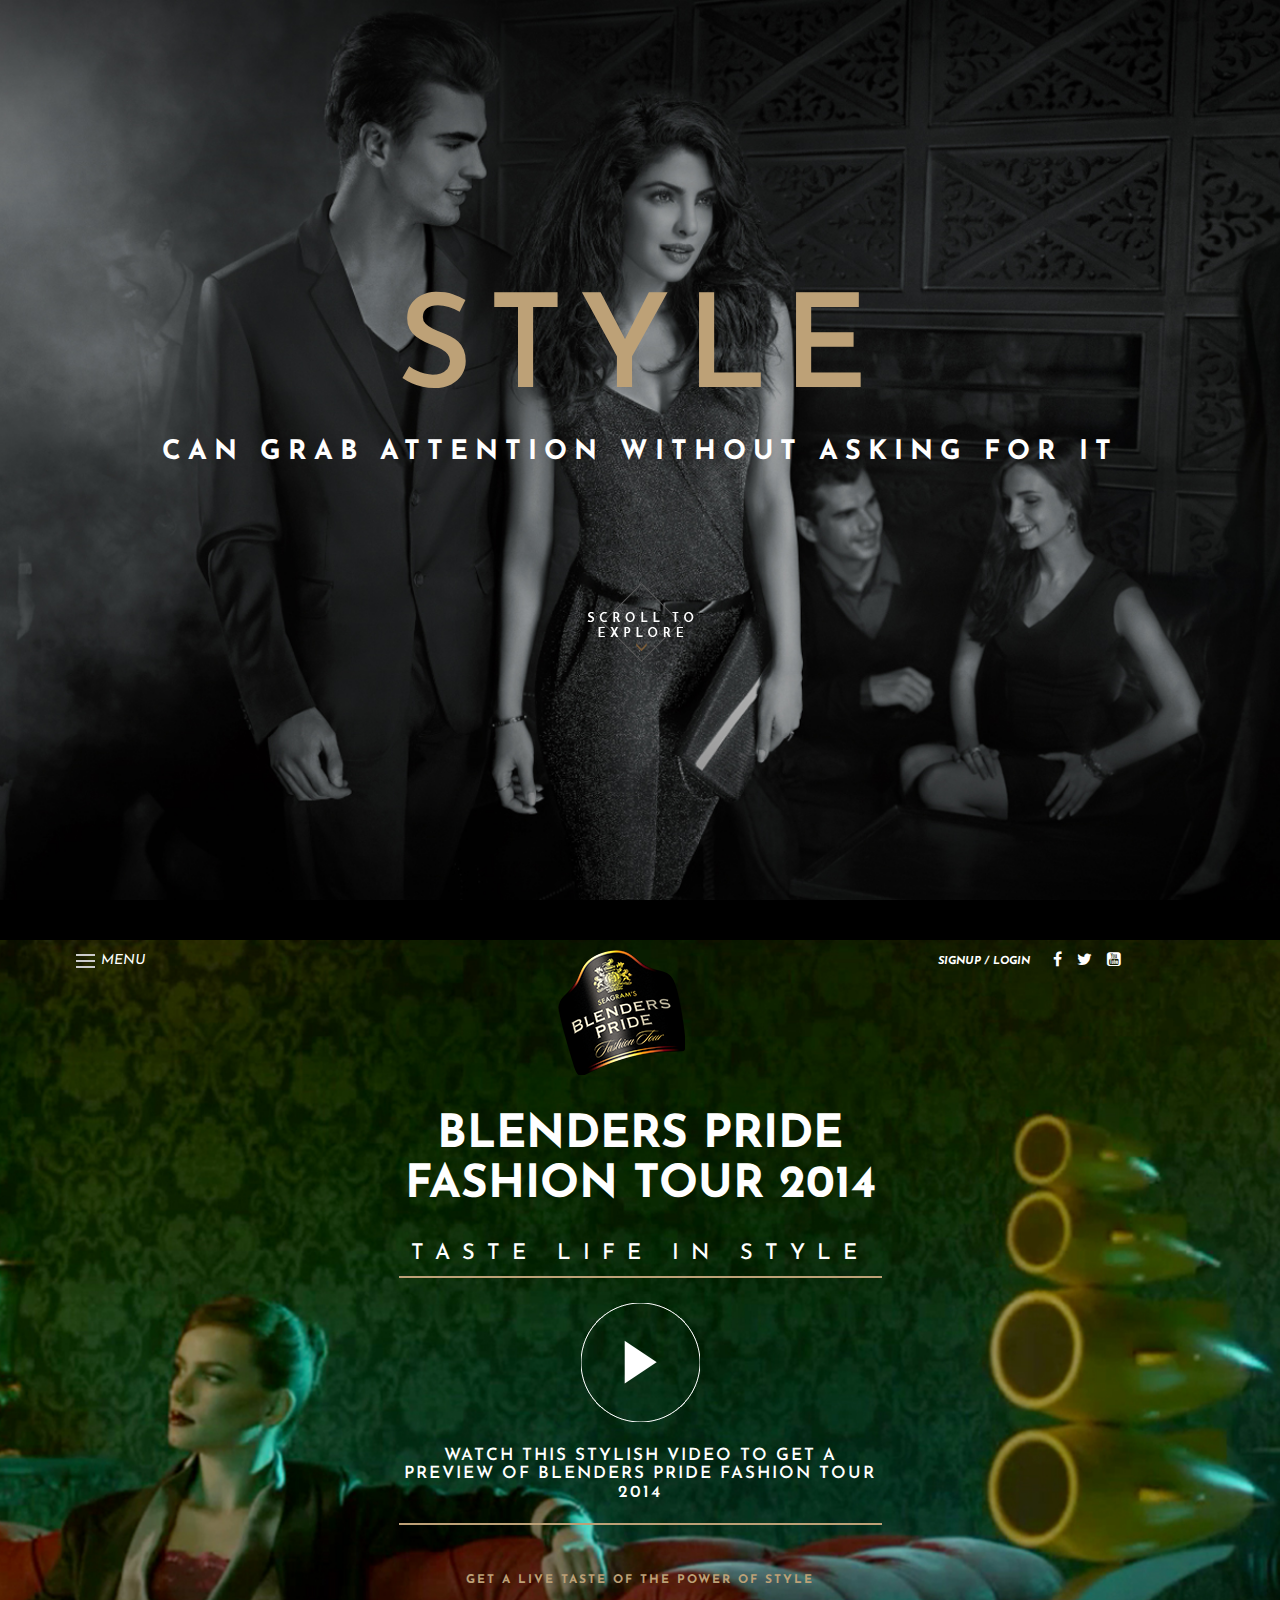
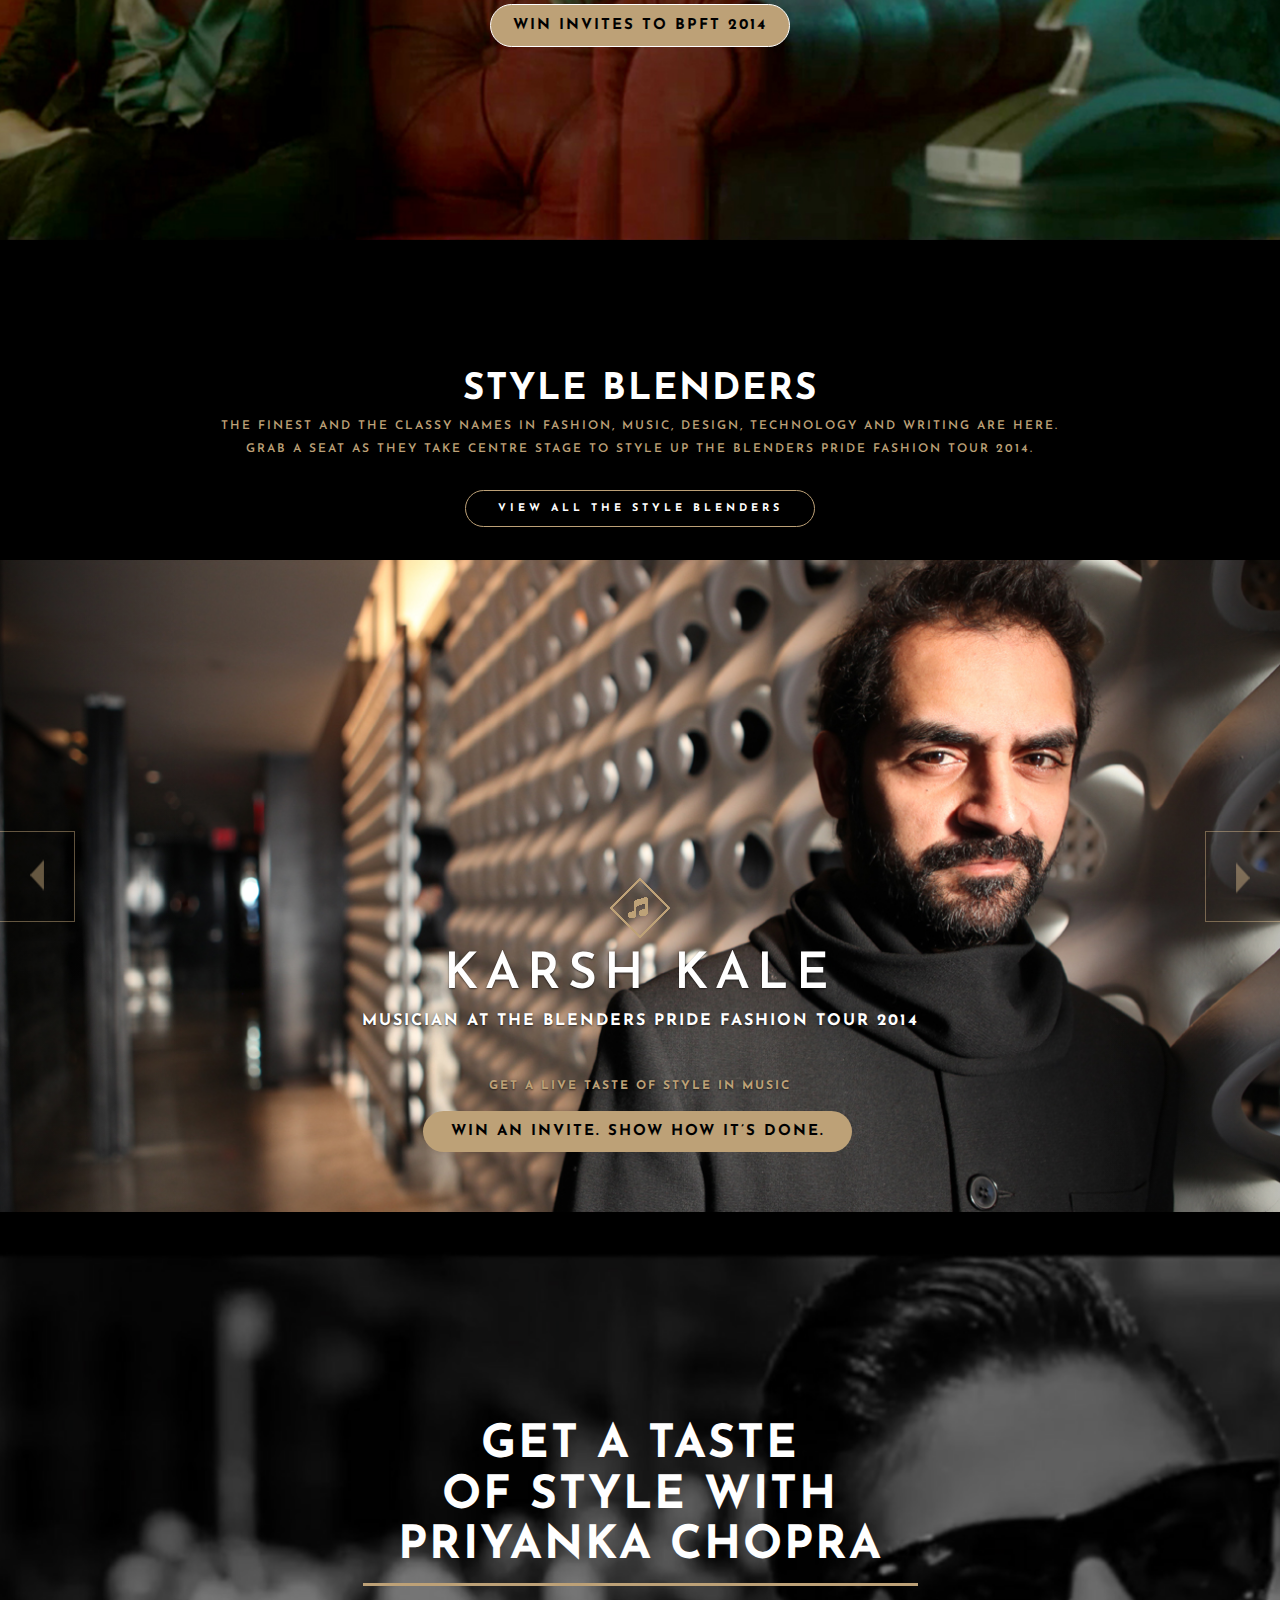
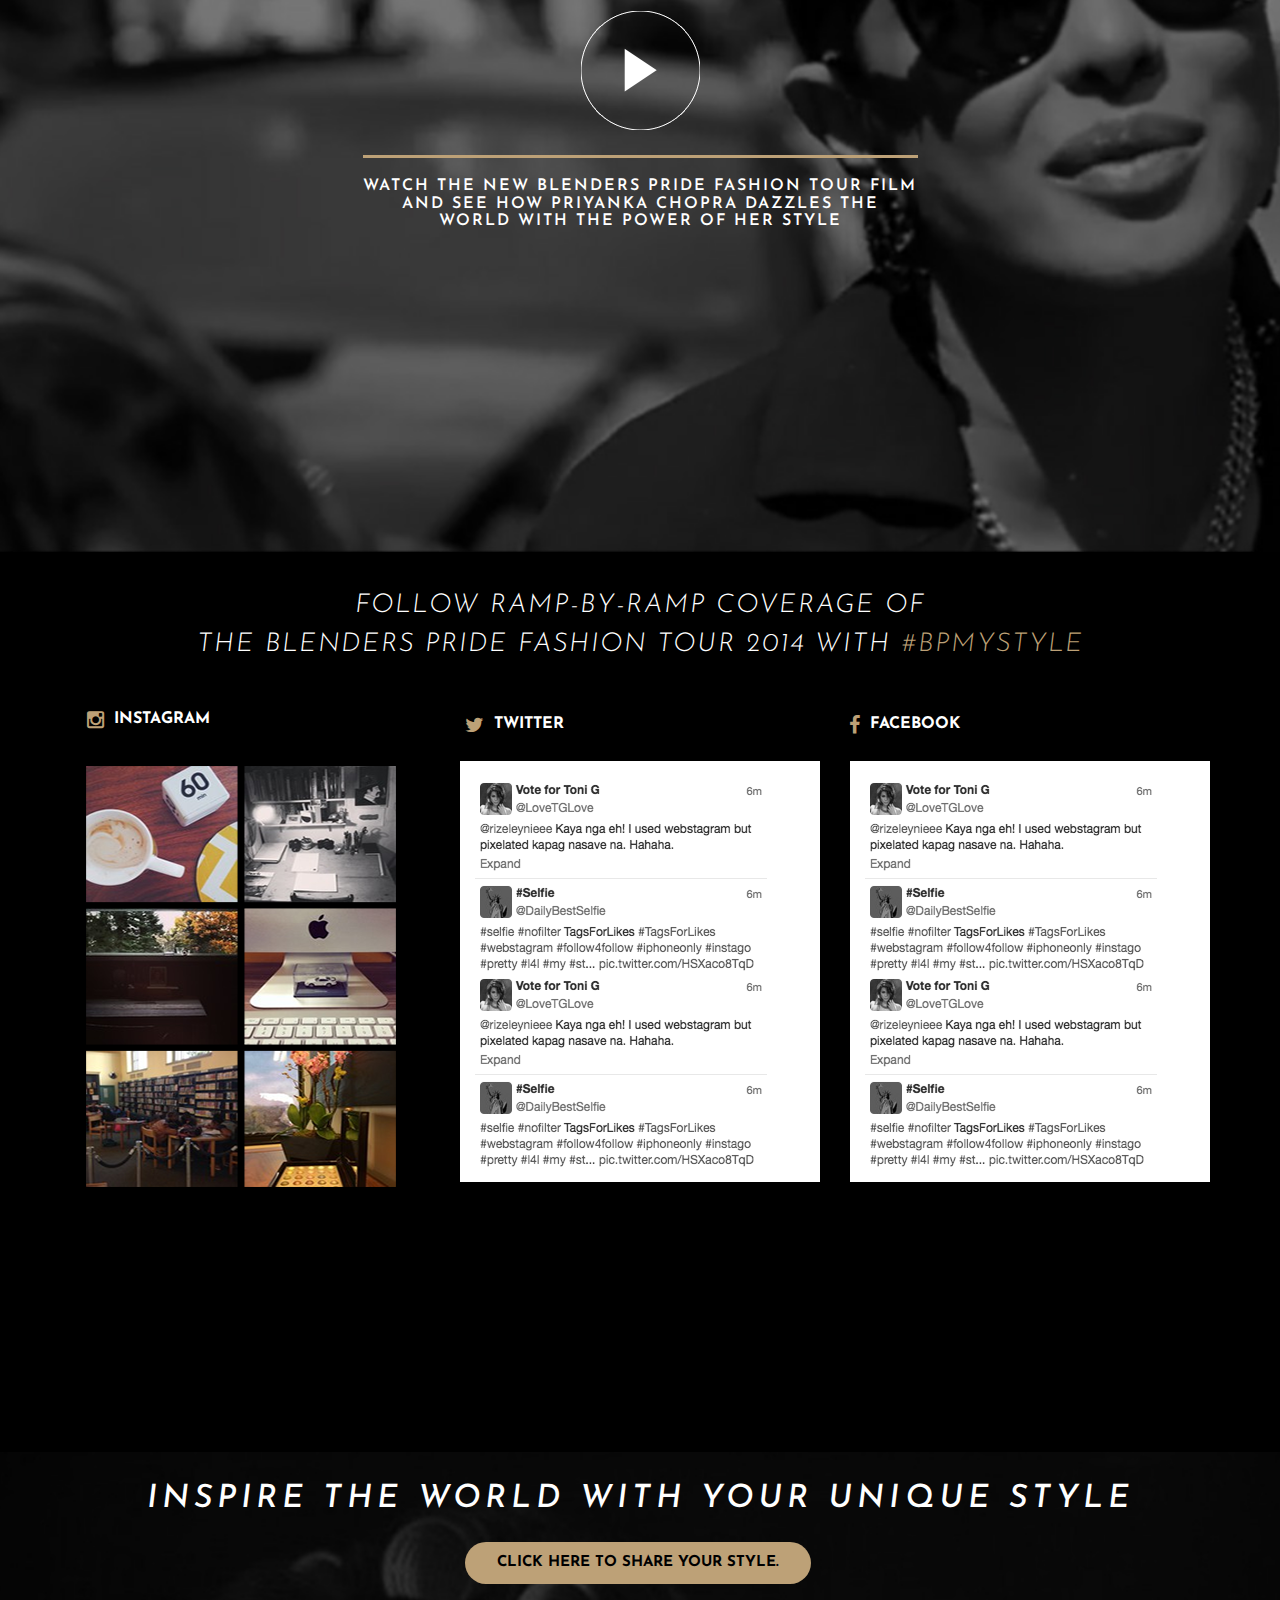
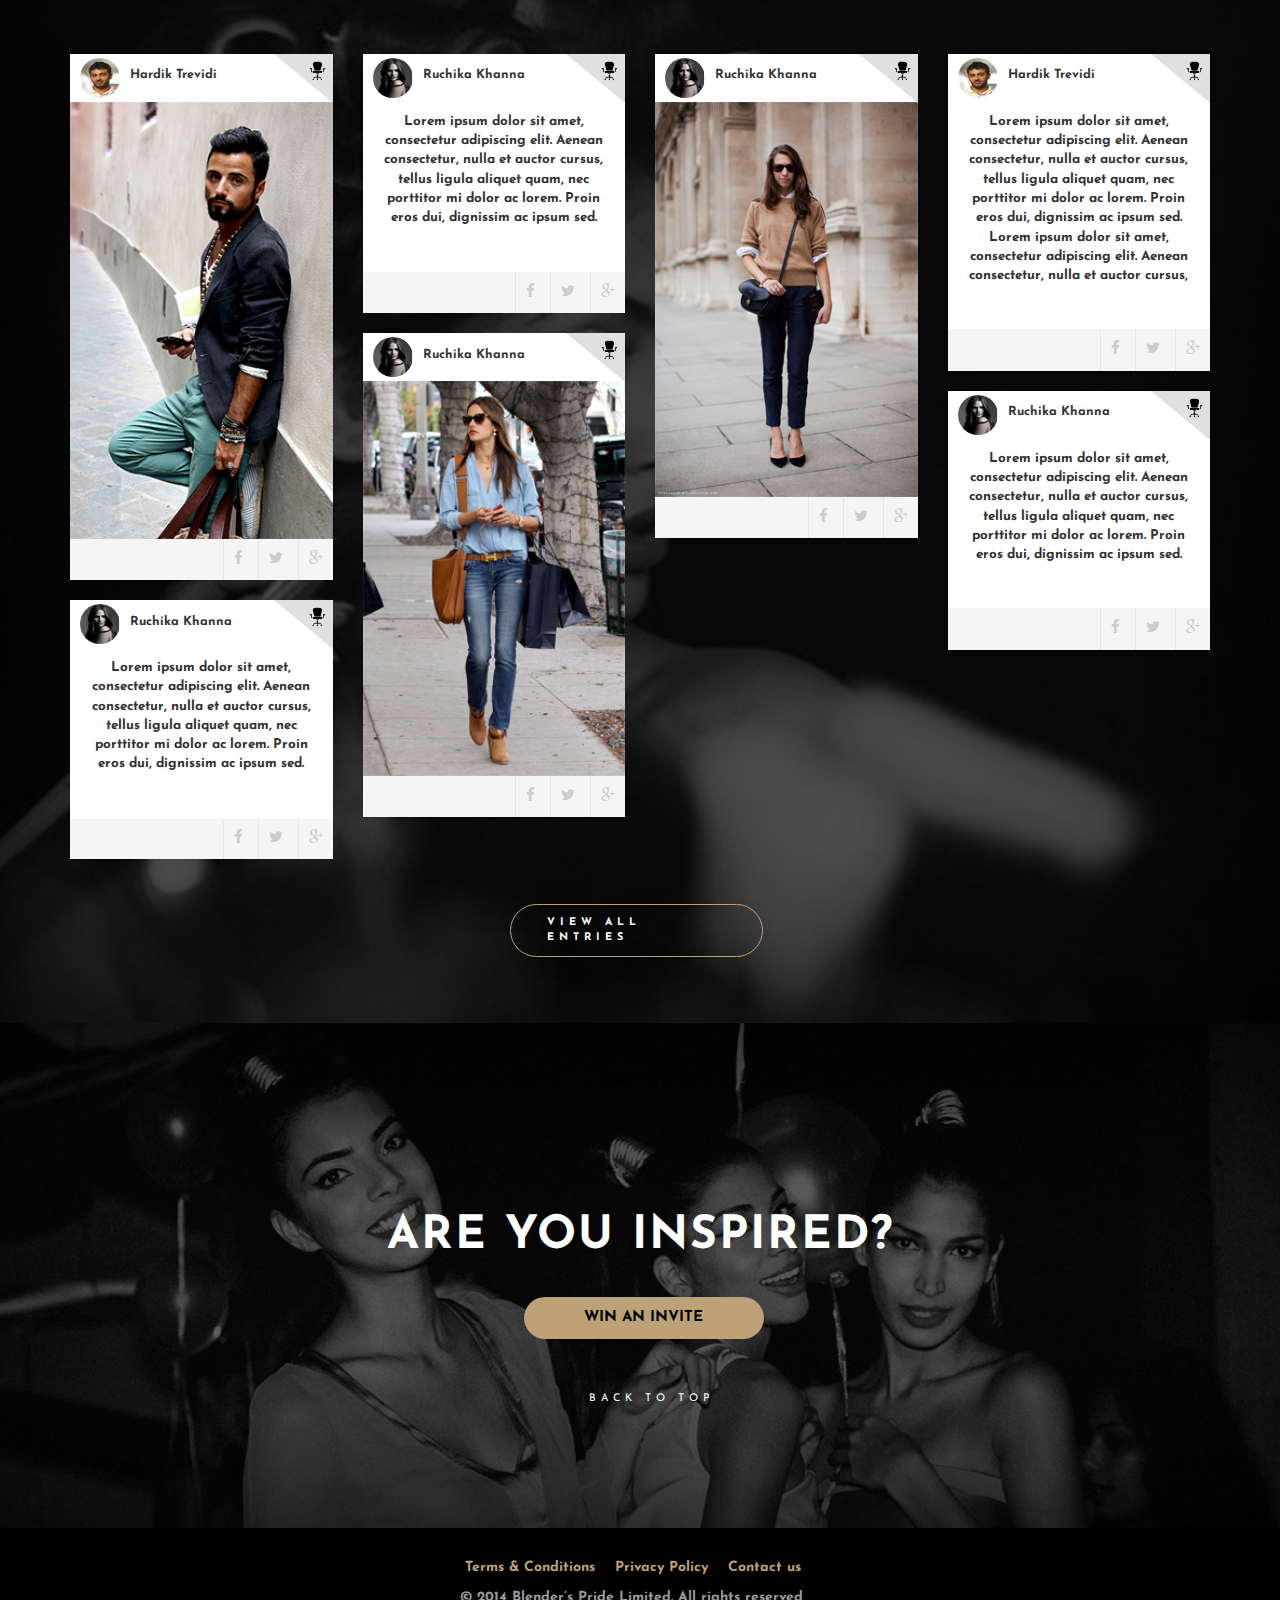
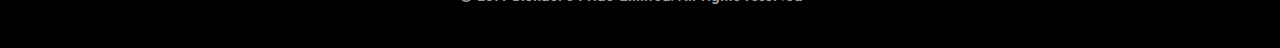
<file: index.html>
<!DOCTYPE html>
<html lang="en">

<head>
    <meta charset="utf-8">
    <meta http-equiv="X-UA-Compatible" content="IE=edge, chrome=1">
    <meta name="viewport" content="width=device-width, initial-scale=1">
    <meta name="description" content="">
    <meta name="author" content="">
    <link rel="shortcut icon" href="">
    <title>Blenders Pride</title>

    <!-- Bootstrap core CSS -->
    <link href="css/bootstrap.css" rel="stylesheet">
    <link href="css/style.css" rel="stylesheet">
    <link href="css/font-awesome.min.css" rel="stylesheet">
    <link href="css/font-awesome.css" rel="stylesheet">

    <!-- HTML5 shim and Respond.js IE8 support of HTML5 elements and media queries -->
    <!--[if lt IE 9]>
            <script src="https://oss.maxcdn.com/libs/html5shiv/3.7.2/html5shiv.js"></script>
            <script src="https://oss.maxcdn.com/libs/respond.js/1.4.2/respond.min.js"></script>
        <![endif]-->


    <link rel="stylesheet" type="text/css" href="css/component.css" />
    <script src="js/modernizr.custom.js"></script>

    <script type='text/javascript'>
        $(document).ready(function () {
            $('a[href^="#"]').on('click', function (e) {
                e.preventDefault();

                var target = this.hash;
                $target = $(target);

                $('html, body').stop().animate({
                    'scrollTop': $target.offset().top
                }, 900, 'swing', function () {
                    window.location.hash = target;
                });
            });
        });
    </script>
    <script>
        $('html, body').stop().animate({
            'scrollTop': $target.offset().top
        }, 900, 'swing');
    </script>

</head>

<body>


    <div class="section intro">
        <div class="container">
            <div class="content-center">
                <h1>Style</h1>
                <h4>Can grab attention without asking for it</h4>
            </div>
            <div class="scroll text-center">
                <a href="#scroll1">
                    <img src="img/scroll.png" alt="">
                </a>
            </div>
        </div>
    </div>

    <div class="space">

    </div>


        <div class="st-container" id="st-container">

            

                <nav class="st-menu st-effect-11" id="menu-11">
                    <h2 class="">menu</h2>
                    <ul>
                        <li><a class="" href="#">SCHEDULE</a>
                        </li>
                        <li><a class="" href="blender-style.html">STYLE BLENDERS</a>
                        </li>
                        <li><a class="" href="invite-list.html">INVITE LIST</a>
                        </li>
                        <li><a class="" href="#">ARCHIVE SITE</a>
                        </li>

                    </ul>
                </nav>
                <div class="st-pusher">
                    <div class="st-content-inner">
                        <div class="st-content">
                           <div class="section home">
                            <div class="container">


                                <div class="row">
                                    <div class="col-md-5">
                                        <div class="menu" id="st-trigger-effects">
                                            <button data-effect="st-effect-11">
                                                <img src="img/menu.png"><i class="menu-text">menu</i>
                                            </button>
                                        </div>




                                    </div>
                                    <div class="col-md-3">
                                        <div class="navbar-header">

                                            <a class="navbar-brands" href="#">
                                                <img src="img/logo.png" alt="bootstrapwizard logo">
                                            </a>
                                        </div>
                                    </div>
                                    <div class="col-md-4 social-link">
                                        <div class="signin">
                                            <a href="#"><i>signup /</i></a>
                                            <a href="login.html"><i>login</i></a>

                                        </div>
                                        <div class="social">
                                            <a href="#"><i class="fa fa-facebook"></i></a> 
                                            <a href="#"> <i class="fa fa-twitter"></i>
                                            </a>
                                            <a href="#"><i class="fa fa-youtube-square"></i></a> 
                                        </div>
                                    </div>

                                </div>
                                <div class="row">
                                    <div class="col-md-3"></div>
                                    <div class="col-md-6">
                                        <div class="contents">
                                            <h3>Blenders Pride Fashion Tour 2014</h3>
                                            <h5>Taste Life in Style</h5>
                                            <div class="play">
                                                <a href="#">
                                                    <img src="img/playbutton.png" alt="">
                                                </a>
                                            </div>
                                            <h6>Watch this stylish video to get a preview of Blenders Pride Fashion Tour 2014</h6>
                                            <h7>Get a live taste of the power of style</p>
                                            <div class="home-invite">

                                                <a href="#">
                                                    <p>Win invites to BPFT 2014</p>
                                                </a>
                                            </div>



                                        </div>
                                    </div>
                                    <div class="col-md-3"></div>
                                    <!-- /.navbar-collapse -->
                                </div>
                            </div>
                        </div>
                    </div>
                </div>
            </div>
        </div>


    <div class="mid-content">
        <div class="container">

            <div class="content-center">
                <h3>STYLE BLENDERS</h3>
                <h5>The finest and the classy names in fashion, music, design, technology and writing are here.</h5>
                <h5>Grab a seat as they take centre stage to style up the Blenders Pride Fashion Tour 2014.</h5>
                <a href="#">
                    <div class="blend">
                        <p>VIEW ALL THE STYLE BLENDERS</p>
                    </div>
                </a>
            </div>
        </div>
    </div>
    <header id="myCarousel" class="carousel slide">
        <!-- Indicators -->
        <ol class="carousel-indicators">
            <li data-target="#myCarousel" data-slide-to="0" class="active"></li>
            <li data-target="#myCarousel" data-slide-to="1"></li>
            <li data-target="#myCarousel" data-slide-to="2"></li>
        </ol>

        <!-- Wrapper for Slides -->
        <div class="carousel-inner">
            <div class="item active">
                <!-- Set the first background image using inline CSS below. -->
                <img src="img/bg3.jpg" class="fill">
                <div class="carousel-caption">
                    <div class="blender-bottom">
                        <div class="music text-center">
                            <a href="#">
                                <img src="img/music.png" alt="">
                            </a>
                        </div>
                        <h5>karsh kale</h5>
                        <h6>Musician at the Blenders Pride Fashion Tour 2014 </h6>
                        <h7>Get a live taste of style in music</h7>

                        <a href="#">
                            <div class=" blenders-invite">

                                <p>WIN AN INVITE. SHOW HOW IT’S DONE.</p>


                            </div>
                        </a>

                    </div>
                </div>
            </div>
            <div class="item">
                <!-- Set the second background image using inline CSS below. -->
                <img src="img/bg3.jpg" class="fill">
                <div class="carousel-caption">
                    <div class="blender-bottom">
                        <div class="music text-center">
                            <a href="#">
                                <img src="img/music.png" alt="">
                            </a>
                        </div>
                        <h5>karsh kale</h5>
                        <h6>Musician at the Blenders Pride Fashion Tour 2014 </h6>
                        <h7>Get a live taste of style in music</h7>

                        <a href="#">
                            <div class=" blenders-invite">

                                <p>Win invites to BPFT 2014</p>


                            </div>
                        </a>

                    </div>
                </div>
            </div>
            <div class="item">
                <!-- Set the third background image using inline CSS below. -->
                <img src="img/bg3.jpg" class="fill">
                <div class="carousel-caption">
                    <div class="blender-bottom">
                        <div class="music text-center">
                            <a href="#">
                                <img src="img/music.png" alt="">
                            </a>
                        </div>
                        <h5>karsh kale</h5>
                        <h6>Musician at the Blenders Pride Fashion Tour 2014 </h6>
                        <h7>Get a live taste of style in music</h7>

                        <a href="#">
                            <div class=" blenders-invite">

                                <p>Win invites to BPFT 2014</p>


                            </div>
                        </a>

                    </div>
                </div>
            </div>
        </div>

        <!-- Controls -->
        <a class="left carousel-control" href="#myCarousel" data-slide="prev">
            <img src="img/pre_button.png" class="pre-pos">
        </a>
        <a class="right carousel-control" href="#myCarousel" data-slide="next">
            <img src="img/next_button.png" class="next-pos">
        </a>

    </header>
    <div class="space">

    </div>
    <div class="section priyanka">

        <div class="container">
            <div class="row">
                <div class="col-md-3"></div>
                <div class="col-md-6">

                    <div class="content-center">
                        <div class="content-priya">
                            <h4>Get a taste <br>of style with<br> Priyanka Chopra</h4>
                            <div class="play">
                                <a href="#">
                                    <img src="img/playbutton.png" alt="">
                                </a>
                            </div>
                            <h6>Watch the new Blenders Pride fashion tour film and see how Priyanka Chopra dazzles the world with the power of her style</h6>
                        </div>
                    </div>


                </div>
                <div class="col-md-3"></div>
            </div>
        </div>
    </div>
    <div class="section tour">
        <div class="container">
            <div class="follow">
                <h5>Follow ramp-by-ramp coverage of </h5>
                <h5>
the Blenders Pride Fashion Tour 2014 with <span class="gold">#BPMYSTYLE</span></h5>
            </div>
            <div class="row social-like">
                <div class="col-md-4 instagram">
                    <div class="panel">
                        <div class="panel-heading">
                            <p class="fa fa-instagram"><span class="text">instagram</span>
                            </p>
                        </div>
                        <div class="panel-body">
                            <img src="img/panel.png">
                        </div>
                    </div>




                </div>
                <div class="col-md-4 twitter">
                    <div class="panel">
                        <div class="panel-heading">
                            <p class="fa fa-twitter"><span class="text">Twitter</span>
                            </p>

                        </div>
                        <div class="panel-body">
                            <img src="img/panelbody1.png">
                            <img src="img/panelbody2.png">
                        </div>
                    </div>

                </div>
                <div class="col-md-4 twitter">
                    <div class="panel">
                        <div class="panel-heading">
                            <p class="fa fa-facebook"><span class="text">Facebook</span>
                            </p>

                        </div>
                        <div class="panel-body">
                            <img src="img/panelbody1.png">
                            <img src="img/panelbody2.png">
                        </div>
                    </div>


                </div>
            </div>
        </div>
    </div>
    <div class="section top">
        <div class="container">
            <div class="top">
                <h5>Inspire the world with your unique style</h5>
                <a href="#">
                    <div class="top-share">

                        <p>Click here to share your style.</p>

                    </div>
                </a>
            </div>
            <div class="row">
                <div class="col-md-3 col1">
                    <div class="panel">
                        <div class="panel-heading">
                            <img class="circular" src="img/hardik.png"><span class="top-text">Hardik Trevidi</span>
                            <img src="img/rect.png" class="rect">

                        </div>
                        <div class="panel-body">
                            <a href="#">
                                <img src="img/hardik1.png" width="100%">
                            </a>
                        </div>
                        <div class="panel-footer">
                            <div class="pull-right">
                                <a href="#"><i class="fa fa-facebook"></i></a>
                                <a href="#"><i class="fa fa-twitter"></i></a>
                                <a href="#"> <i class="fa fa-google-plus"></i>
                                </a>
                            </div>
                            <div class="clearfix"></div>
                        </div>
                    </div>
                    <div class="panel">
                        <div class="panel-heading">
                            <img class="circular" src="img/ritika.png"><span class="top-text">Ruchika Khanna</span>
                            <img src="img/rect.png" class="rect">

                        </div>
                        <div class="panel-body body-text">
                            <p>Lorem ipsum dolor sit amet, consectetur adipiscing elit. Aenean consectetur, nulla et auctor cursus, tellus ligula aliquet quam, nec porttitor mi dolor ac lorem. Proin eros dui, dignissim ac ipsum sed.</p>
                        </div>
                        <div class="panel-footer">
                            <div class="pull-right">
                                <a href="#"><i class="fa fa-facebook"></i></a>
                                <a href="#"><i class="fa fa-twitter"></i></a>
                                <a href="#"><i class="fa fa-google-plus"></i></a>
                            </div>
                            <div class="clearfix"></div>
                        </div>
                    </div>
                </div>
                <div class="col-md-3 col1">
                    <div class="panel">
                        <div class="panel-heading">
                            <img class="circular" src="img/ritika.png"><span class="top-text">Ruchika Khanna</span>
                            <img src="img/rect.png" class="rect">

                        </div>
                        <div class="panel-body body-text">
                            <p>Lorem ipsum dolor sit amet, consectetur adipiscing elit. Aenean consectetur, nulla et auctor cursus, tellus ligula aliquet quam, nec porttitor mi dolor ac lorem. Proin eros dui, dignissim ac ipsum sed.</p>
                        </div>
                        <div class="panel-footer">
                            <div class="pull-right">
                                <a href="#"> <i class="fa fa-facebook"></i>
                                </a>
                                <a href="#"><i class="fa fa-twitter"></i></a>
                                <a href="#"> <i class="fa fa-google-plus"></i>
                                </a>
                            </div>
                            <div class="clearfix"></div>
                        </div>
                    </div>
                    <div class="panel">
                        <div class="panel-heading">
                            <img class="circular" src="img/ritika.png"><span class="top-text">Ruchika Khanna</span>
                            <img src="img/rect.png" class="rect">

                        </div>
                        <div class="panel-body">
                            <a href="#">
                                <img src="img/ruchika.png" width="100%">
                            </a>
                        </div>
                        <div class="panel-footer">
                            <div class="pull-right">
                                <a href="#"> <i class="fa fa-facebook"></i>
                                </a>
                                <a href="#"><i class="fa fa-twitter"></i></a>
                                <a href="#"> <i class="fa fa-google-plus"></i>
                                </a>
                            </div>
                            <div class="clearfix"></div>
                        </div>
                    </div>
                </div>
                <div class="col-md-3 col1">
                    <div class="panel">
                        <div class="panel-heading">
                            <img class="circular" src="img/ritika.png"><span class="top-text">Ruchika Khanna</span>
                            <img src="img/rect.png" class="rect">

                        </div>
                        <div class="panel-body">
                            <a href="#">
                                <img src="img/ruchika2.png" width="100%">
                            </a>
                        </div>
                        <div class="panel-footer">
                            <div class="pull-right">
                                <a href="#"> <i class="fa fa-facebook"></i>
                                </a>
                                <a href="#"><i class="fa fa-twitter"></i></a>
                                <a href="#"> <i class="fa fa-google-plus"></i>
                                </a>
                            </div>
                            <div class="clearfix"></div>
                        </div>
                    </div>
                </div>
                <div class="col-md-3 col1">
                    <div class="panel">
                        <div class="panel-heading">
                            <img class="circular" src="img/hardik.png"><span class="top-text">Hardik Trevidi</span>
                            <img src="img/rect.png" class="rect">

                        </div>
                        <div class="panel-body body-text">
                            <p>Lorem ipsum dolor sit amet, consectetur adipiscing elit. Aenean consectetur, nulla et auctor cursus, tellus ligula aliquet quam, nec porttitor mi dolor ac lorem. Proin eros dui, dignissim ac ipsum sed. Lorem ipsum dolor sit amet, consectetur adipiscing elit. Aenean consectetur, nulla et auctor cursus,</p>
                        </div>
                        <div class="panel-footer">
                            <div class="pull-right">
                                <a href="#"> <i class="fa fa-facebook"></i>
                                </a>
                                <a href="#"> <i class="fa fa-twitter"></i>
                                </a>
                                <a href="#"> <i class="fa fa-google-plus"></i>
                                </a>
                            </div>
                            <div class="clearfix"></div>
                        </div>
                    </div>
                    <div class="panel">
                        <div class="panel-heading">
                            <img class="circular" src="img/ritika.png"><span class="top-text">Ruchika Khanna</span>
                            <img src="img/rect.png" class="rect">

                        </div>
                        <div class="panel-body body-text">
                            <p>Lorem ipsum dolor sit amet, consectetur adipiscing elit. Aenean consectetur, nulla et auctor cursus, tellus ligula aliquet quam, nec porttitor mi dolor ac lorem. Proin eros dui, dignissim ac ipsum sed.</p>
                        </div>
                        <div class="panel-footer">
                            <div class="pull-right">
                                <a href="#"><i class="fa fa-facebook"></i></a>
                                <a href="#"><i class="fa fa-twitter"></i></a>
                                <a href="#"> <i class="fa fa-google-plus"></i>
                                </a>
                            </div>
                            <div class="clearfix"></div>
                        </div>
                    </div>
                </div>
            </div>
            <a href="#">
                <div class="foot-text">
                    <p>
                        View All Entries
                    </p>
                </div>
            </a>
        </div>
    </div>
    <div class="inspired">
        <div class="container inspired-text">
            <div class="content-center">
                <h4>ARE YOU INSPIRED?</h4>
                <a href="#">
                    <div class="inspired-win">

                        <p>WIN AN INVITE</p>


                    </div>
                </a>
                <a href="#"><span class="back-top">back to top</span></a>

            </div>

        </div>
    </div>
    <div class="footer">
        <div class="container">
            <div class="content-center footer-text">
                <p> <a href="#">Terms & Conditions</a>
                    <a href="#">Privacy Policy</a> 
                    <a href="#">Contact us</a> 
                </p>
                <p class="comp-text">© 2014 Blender’s Pride Limited. All rights reserved</p>
            </div>
        </div>
    </div>
    </div>





    <!-- jQuery (necessary for Bootstrap's JavaScript plugins) -->
    <script src="js/jquery.min.js"></script>
    <!-- compiled and minified Bootstrap JavaScript -->
    <script src="js/bootstrap.min.js"></script>

    <script src="js/main.js"></script>

    <script src="js/classie.js"></script>
    <script src="js/sidebarEffects.js"></script>
    <!-- For the demo ad only -->

</body>

</html>
</file>
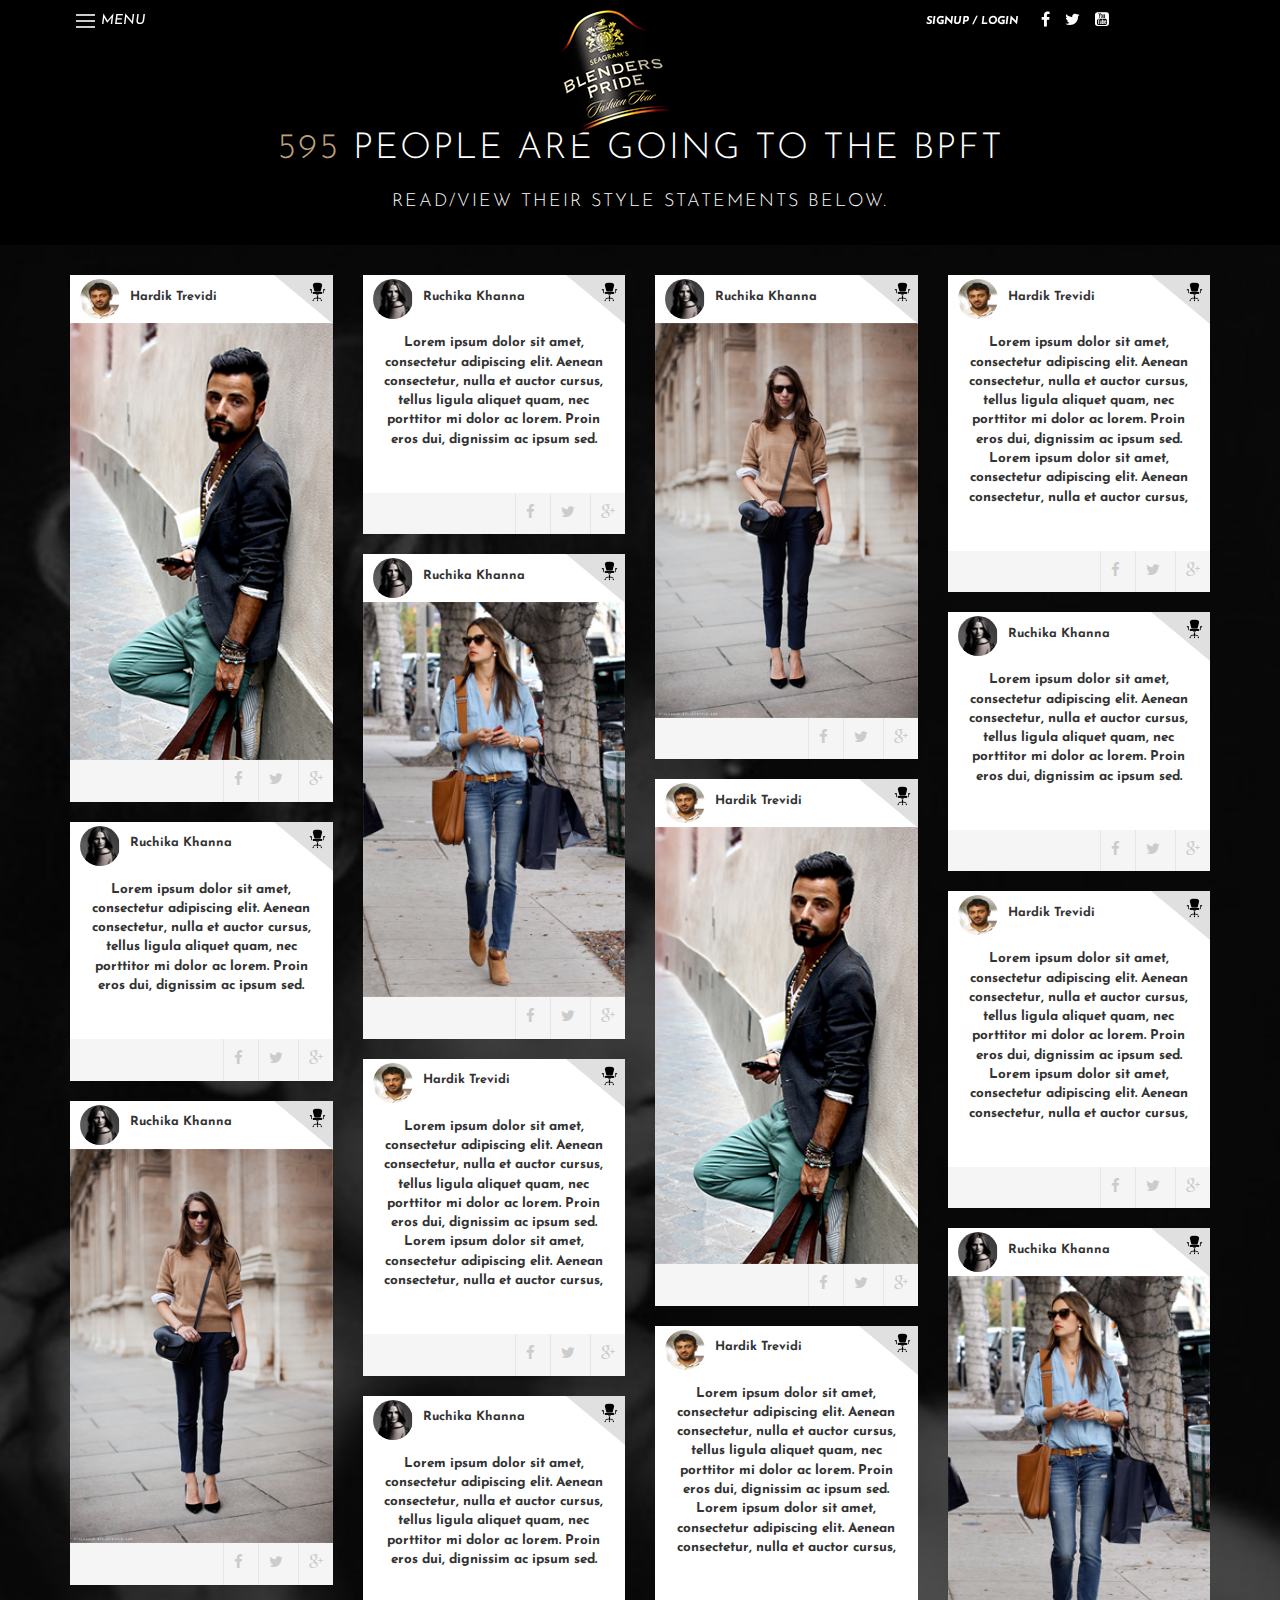
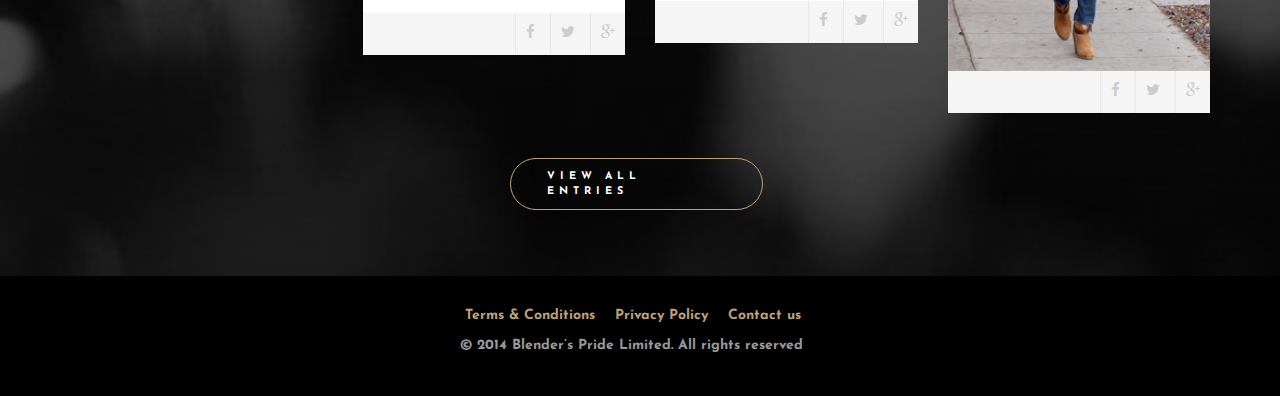
<file: invite-list.html>
<!DOCTYPE html>
<html lang="en">

<head>
    <meta charset="utf-8">
    <meta http-equiv="X-UA-Compatible" content="IE=edge, chrome=1">
    <meta name="viewport" content="width=device-width, initial-scale=1">
    <meta name="description" content="">
    <meta name="author" content="">
    <link rel="shortcut icon" href="">
    <title>Blenders Pride - Invite List</title>

    <!-- Bootstrap core CSS -->
    <link href="css/bootstrap.css" rel="stylesheet">
    <link href="css/style.css" rel="stylesheet">
    <link href="css/font-awesome.min.css" rel="stylesheet">
    <link href="css/font-awesome.css" rel="stylesheet">

    <!-- HTML5 shim and Respond.js IE8 support of HTML5 elements and media queries -->
    <!--[if lt IE 9]>
            <script src="https://oss.maxcdn.com/libs/html5shiv/3.7.2/html5shiv.js"></script>
            <script src="https://oss.maxcdn.com/libs/respond.js/1.4.2/respond.min.js"></script>
        <![endif]-->


    <link rel="stylesheet" type="text/css" href="css/component.css" />

</head>

<body>
    <div class="st-container" id="st-container">

        <nav class="st-menu st-effect-11" id="menu-11">
            <h2 class="">menu</h2>
            <ul>
                <li><a class="" href="#">SCHEDULE</a>
                </li>
                <li><a class="" href="blender-style.html">STYLE BLENDERS</a>
                </li>
                <li><a class="" href="invite-list.html">INVITE LIST</a>
                </li>
                <li><a class="" href="#">ARCHIVE SITE</a>
                </li>

            </ul>
        </nav>
        <div class="st-pusher">
            <div class="st-content-inner">
                <div class="st-content">
                    <div class="mid-content">
                        <div class="container">
                            <div class="row index">
                                <div class="col-md-5">
                                    <div class="menu" id="st-trigger-effects">
                                        <button data-effect="st-effect-11">
                                            <img src="img/menu.png"><i class="menu-text">menu</i>
                                        </button>
                                    </div>




                                </div>
                                <div class="col-md-3">
                                    <div class="navbar-header">

                                        <a class="navbar-brands" href="#">
                                            <img src="img/logo.png" alt="bootstrapwizard logo">
                                        </a>
                                    </div>
                                </div>
                                <div class="col-md-4 social-link">
                                    <div class="signin">
                                        <a href="#"><i>signup /</i></a>
                                        <a href="#"><i>login</i></a>

                                    </div>
                                    <div class="social">
                                        <a href="#"><i class="fa fa-facebook"></i></a> 
                                        <a href="#"> <i class="fa fa-twitter"></i>
                                        </a>
                                        <a href="#"><i class="fa fa-youtube-square"></i></a> 
                                    </div>
                                </div>

                            </div>
                            <div class="content-center">
                                <div class="follows">
                                    <h5><span class="gold">595 </span>people are going to the bpft </h5>
                                    <p>read/view their style statements below.</p>
                                </div>
                            </div>
                        </div>
                    </div>





                    <div class="section top">
                        <div class="container">

                            <div class="row top-pad">
                                <div class="col-md-3 col1">
                                    <div class="panel">
                                        <div class="panel-heading">
                                            <img class="circular" src="img/hardik.png"><span class="top-text">Hardik Trevidi</span>
                                            <img src="img/rect.png" class="rect">

                                        </div>
                                        <div class="panel-body">
                                            <a href="#">
                                                <img src="img/hardik1.png" width="100%">
                                            </a>
                                        </div>
                                        <div class="panel-footer">
                                            <div class="pull-right">
                                                <a href="#"><i class="fa fa-facebook"></i></a>
                                                <a href="#"><i class="fa fa-twitter"></i></a>
                                                <a href="#"> <i class="fa fa-google-plus"></i>
                                                </a>
                                            </div>
                                            <div class="clearfix"></div>
                                        </div>
                                    </div>
                                    <div class="panel">
                                        <div class="panel-heading">
                                            <img class="circular" src="img/ritika.png"><span class="top-text">Ruchika Khanna</span>
                                            <img src="img/rect.png" class="rect">

                                        </div>
                                        <div class="panel-body body-text">
                                            <p>Lorem ipsum dolor sit amet, consectetur adipiscing elit. Aenean consectetur, nulla et auctor cursus, tellus ligula aliquet quam, nec porttitor mi dolor ac lorem. Proin eros dui, dignissim ac ipsum sed.</p>
                                        </div>
                                        <div class="panel-footer">
                                            <div class="pull-right">
                                                <a href="#"><i class="fa fa-facebook"></i></a>
                                                <a href="#"><i class="fa fa-twitter"></i></a>
                                                <a href="#"><i class="fa fa-google-plus"></i></a>
                                            </div>
                                            <div class="clearfix"></div>
                                        </div>
                                    </div>
                                    <div class="panel">
                                        <div class="panel-heading">
                                            <img class="circular" src="img/ritika.png"><span class="top-text">Ruchika Khanna</span>
                                            <img src="img/rect.png" class="rect">

                                        </div>
                                        <div class="panel-body">
                                            <a href="#">
                                                <img src="img/ruchika2.png" width="100%">
                                            </a>
                                        </div>
                                        <div class="panel-footer">
                                            <div class="pull-right">
                                                <a href="#"> <i class="fa fa-facebook"></i>
                                                </a>
                                                <a href="#"><i class="fa fa-twitter"></i></a>
                                                <a href="#"> <i class="fa fa-google-plus"></i>
                                                </a>
                                            </div>
                                            <div class="clearfix"></div>
                                        </div>
                                    </div>
                                </div>
                                <div class="col-md-3 col1">
                                    <div class="panel">
                                        <div class="panel-heading">
                                            <img class="circular" src="img/ritika.png"><span class="top-text">Ruchika Khanna</span>
                                            <img src="img/rect.png" class="rect">

                                        </div>
                                        <div class="panel-body body-text">
                                            <p>Lorem ipsum dolor sit amet, consectetur adipiscing elit. Aenean consectetur, nulla et auctor cursus, tellus ligula aliquet quam, nec porttitor mi dolor ac lorem. Proin eros dui, dignissim ac ipsum sed.</p>
                                        </div>
                                        <div class="panel-footer">
                                            <div class="pull-right">
                                                <a href="#"> <i class="fa fa-facebook"></i>
                                                </a>
                                                <a href="#"><i class="fa fa-twitter"></i></a>
                                                <a href="#"> <i class="fa fa-google-plus"></i>
                                                </a>
                                            </div>
                                            <div class="clearfix"></div>
                                        </div>
                                    </div>
                                    <div class="panel">
                                        <div class="panel-heading">
                                            <img class="circular" src="img/ritika.png"><span class="top-text">Ruchika Khanna</span>
                                            <img src="img/rect.png" class="rect">

                                        </div>
                                        <div class="panel-body">
                                            <a href="#">
                                                <img src="img/ruchika.png" width="100%">
                                            </a>
                                        </div>
                                        <div class="panel-footer">
                                            <div class="pull-right">
                                                <a href="#"> <i class="fa fa-facebook"></i>
                                                </a>
                                                <a href="#"><i class="fa fa-twitter"></i></a>
                                                <a href="#"> <i class="fa fa-google-plus"></i>
                                                </a>
                                            </div>
                                            <div class="clearfix"></div>
                                        </div>
                                    </div>
                                    <div class="panel">
                                        <div class="panel-heading">
                                            <img class="circular" src="img/hardik.png"><span class="top-text">Hardik Trevidi</span>
                                            <img src="img/rect.png" class="rect">

                                        </div>
                                        <div class="panel-body body-text">
                                            <p>Lorem ipsum dolor sit amet, consectetur adipiscing elit. Aenean consectetur, nulla et auctor cursus, tellus ligula aliquet quam, nec porttitor mi dolor ac lorem. Proin eros dui, dignissim ac ipsum sed. Lorem ipsum dolor sit amet, consectetur adipiscing elit. Aenean consectetur, nulla et auctor cursus,</p>
                                        </div>
                                        <div class="panel-footer">
                                            <div class="pull-right">
                                                <a href="#"> <i class="fa fa-facebook"></i>
                                                </a>
                                                <a href="#"> <i class="fa fa-twitter"></i>
                                                </a>
                                                <a href="#"> <i class="fa fa-google-plus"></i>
                                                </a>
                                            </div>
                                            <div class="clearfix"></div>
                                        </div>
                                    </div>
                                    <div class="panel">
                                        <div class="panel-heading">
                                            <img class="circular" src="img/ritika.png"><span class="top-text">Ruchika Khanna</span>
                                            <img src="img/rect.png" class="rect">

                                        </div>
                                        <div class="panel-body body-text">
                                            <p>Lorem ipsum dolor sit amet, consectetur adipiscing elit. Aenean consectetur, nulla et auctor cursus, tellus ligula aliquet quam, nec porttitor mi dolor ac lorem. Proin eros dui, dignissim ac ipsum sed.</p>
                                        </div>
                                        <div class="panel-footer">
                                            <div class="pull-right">
                                                <a href="#"> <i class="fa fa-facebook"></i>
                                                </a>
                                                <a href="#"><i class="fa fa-twitter"></i></a>
                                                <a href="#"> <i class="fa fa-google-plus"></i>
                                                </a>
                                            </div>
                                            <div class="clearfix"></div>
                                        </div>
                                    </div>
                                </div>
                                <div class="col-md-3 col1">
                                    <div class="panel">
                                        <div class="panel-heading">
                                            <img class="circular" src="img/ritika.png"><span class="top-text">Ruchika Khanna</span>
                                            <img src="img/rect.png" class="rect">

                                        </div>
                                        <div class="panel-body">
                                            <a href="#">
                                                <img src="img/ruchika2.png" width="100%">
                                            </a>
                                        </div>
                                        <div class="panel-footer">
                                            <div class="pull-right">
                                                <a href="#"> <i class="fa fa-facebook"></i>
                                                </a>
                                                <a href="#"><i class="fa fa-twitter"></i></a>
                                                <a href="#"> <i class="fa fa-google-plus"></i>
                                                </a>
                                            </div>
                                            <div class="clearfix"></div>
                                        </div>
                                    </div>
                                    <div class="panel">
                                        <div class="panel-heading">
                                            <img class="circular" src="img/hardik.png"><span class="top-text">Hardik Trevidi</span>
                                            <img src="img/rect.png" class="rect">

                                        </div>
                                        <div class="panel-body">
                                            <a href="#">
                                                <img src="img/hardik1.png" width="100%">
                                            </a>
                                        </div>
                                        <div class="panel-footer">
                                            <div class="pull-right">
                                                <a href="#"><i class="fa fa-facebook"></i></a>
                                                <a href="#"><i class="fa fa-twitter"></i></a>
                                                <a href="#"> <i class="fa fa-google-plus"></i>
                                                </a>
                                            </div>
                                            <div class="clearfix"></div>
                                        </div>
                                    </div>
                                    <div class="panel">
                                        <div class="panel-heading">
                                            <img class="circular" src="img/hardik.png"><span class="top-text">Hardik Trevidi</span>
                                            <img src="img/rect.png" class="rect">

                                        </div>
                                        <div class="panel-body body-text">
                                            <p>Lorem ipsum dolor sit amet, consectetur adipiscing elit. Aenean consectetur, nulla et auctor cursus, tellus ligula aliquet quam, nec porttitor mi dolor ac lorem. Proin eros dui, dignissim ac ipsum sed. Lorem ipsum dolor sit amet, consectetur adipiscing elit. Aenean consectetur, nulla et auctor cursus,</p>
                                        </div>
                                        <div class="panel-footer">
                                            <div class="pull-right">
                                                <a href="#"> <i class="fa fa-facebook"></i>
                                                </a>
                                                <a href="#"> <i class="fa fa-twitter"></i>
                                                </a>
                                                <a href="#"> <i class="fa fa-google-plus"></i>
                                                </a>
                                            </div>
                                            <div class="clearfix"></div>
                                        </div>
                                    </div>
                                </div>
                                <div class="col-md-3 col1">
                                    <div class="panel">
                                        <div class="panel-heading">
                                            <img class="circular" src="img/hardik.png"><span class="top-text">Hardik Trevidi</span>
                                            <img src="img/rect.png" class="rect">

                                        </div>
                                        <div class="panel-body body-text">
                                            <p>Lorem ipsum dolor sit amet, consectetur adipiscing elit. Aenean consectetur, nulla et auctor cursus, tellus ligula aliquet quam, nec porttitor mi dolor ac lorem. Proin eros dui, dignissim ac ipsum sed. Lorem ipsum dolor sit amet, consectetur adipiscing elit. Aenean consectetur, nulla et auctor cursus,</p>
                                        </div>
                                        <div class="panel-footer">
                                            <div class="pull-right">
                                                <a href="#"> <i class="fa fa-facebook"></i>
                                                </a>
                                                <a href="#"> <i class="fa fa-twitter"></i>
                                                </a>
                                                <a href="#"> <i class="fa fa-google-plus"></i>
                                                </a>
                                            </div>
                                            <div class="clearfix"></div>
                                        </div>
                                    </div>
                                    <div class="panel">
                                        <div class="panel-heading">
                                            <img class="circular" src="img/ritika.png"><span class="top-text">Ruchika Khanna</span>
                                            <img src="img/rect.png" class="rect">

                                        </div>
                                        <div class="panel-body body-text">
                                            <p>Lorem ipsum dolor sit amet, consectetur adipiscing elit. Aenean consectetur, nulla et auctor cursus, tellus ligula aliquet quam, nec porttitor mi dolor ac lorem. Proin eros dui, dignissim ac ipsum sed.</p>
                                        </div>
                                        <div class="panel-footer">
                                            <div class="pull-right">
                                                <a href="#"><i class="fa fa-facebook"></i></a>
                                                <a href="#"><i class="fa fa-twitter"></i></a>
                                                <a href="#"> <i class="fa fa-google-plus"></i>
                                                </a>
                                            </div>
                                            <div class="clearfix"></div>
                                        </div>
                                    </div>
                                    <div class="panel">
                                        <div class="panel-heading">
                                            <img class="circular" src="img/hardik.png"><span class="top-text">Hardik Trevidi</span>
                                            <img src="img/rect.png" class="rect">

                                        </div>
                                        <div class="panel-body body-text">
                                            <p>Lorem ipsum dolor sit amet, consectetur adipiscing elit. Aenean consectetur, nulla et auctor cursus, tellus ligula aliquet quam, nec porttitor mi dolor ac lorem. Proin eros dui, dignissim ac ipsum sed. Lorem ipsum dolor sit amet, consectetur adipiscing elit. Aenean consectetur, nulla et auctor cursus,</p>
                                        </div>
                                        <div class="panel-footer">
                                            <div class="pull-right">
                                                <a href="#"> <i class="fa fa-facebook"></i>
                                                </a>
                                                <a href="#"> <i class="fa fa-twitter"></i>
                                                </a>
                                                <a href="#"> <i class="fa fa-google-plus"></i>
                                                </a>
                                            </div>
                                            <div class="clearfix"></div>
                                        </div>
                                    </div>
                                    <div class="panel">
                                        <div class="panel-heading">
                                            <img class="circular" src="img/ritika.png"><span class="top-text">Ruchika Khanna</span>
                                            <img src="img/rect.png" class="rect">

                                        </div>
                                        <div class="panel-body">
                                            <a href="#">
                                                <img src="img/ruchika.png" width="100%">
                                            </a>
                                        </div>
                                        <div class="panel-footer">
                                            <div class="pull-right">
                                                <a href="#"> <i class="fa fa-facebook"></i>
                                                </a>
                                                <a href="#"><i class="fa fa-twitter"></i></a>
                                                <a href="#"> <i class="fa fa-google-plus"></i>
                                                </a>
                                            </div>
                                            <div class="clearfix"></div>
                                        </div>
                                    </div>
                                </div>
                            </div>
                            <a href="#">
                                <div class="foot-text">
                                    <p>
                                        View All Entries
                                    </p>
                                </div>
                            </a>
                        </div>
                    </div>

                    <div class="footer">
                        <div class="container">
                            <div class="content-center footer-text">
                                <p> <a href="#">Terms & Conditions</a>
                                    <a href="#">Privacy Policy</a> 
                                    <a href="#">Contact us</a> 
                                </p>
                                <p class="comp-text">© 2014 Blender’s Pride Limited. All rights reserved</p>
                            </div>
                        </div>
                    </div>
                </div>
            </div>
        </div>

    </div>
    </div>




    <!-- jQuery (necessary for Bootstrap's JavaScript plugins) -->
    <script src="js/jquery.min.js"></script>
    <!-- compiled and minified Bootstrap JavaScript -->
    <script src="js/bootstrap.min.js"></script>

    <script src="js/main.js"></script>

    <script src="js/classie.js"></script>
    <script src="js/sidebarEffects.js"></script>
    <!-- For the demo ad only -->

</body>

</html>
</file>
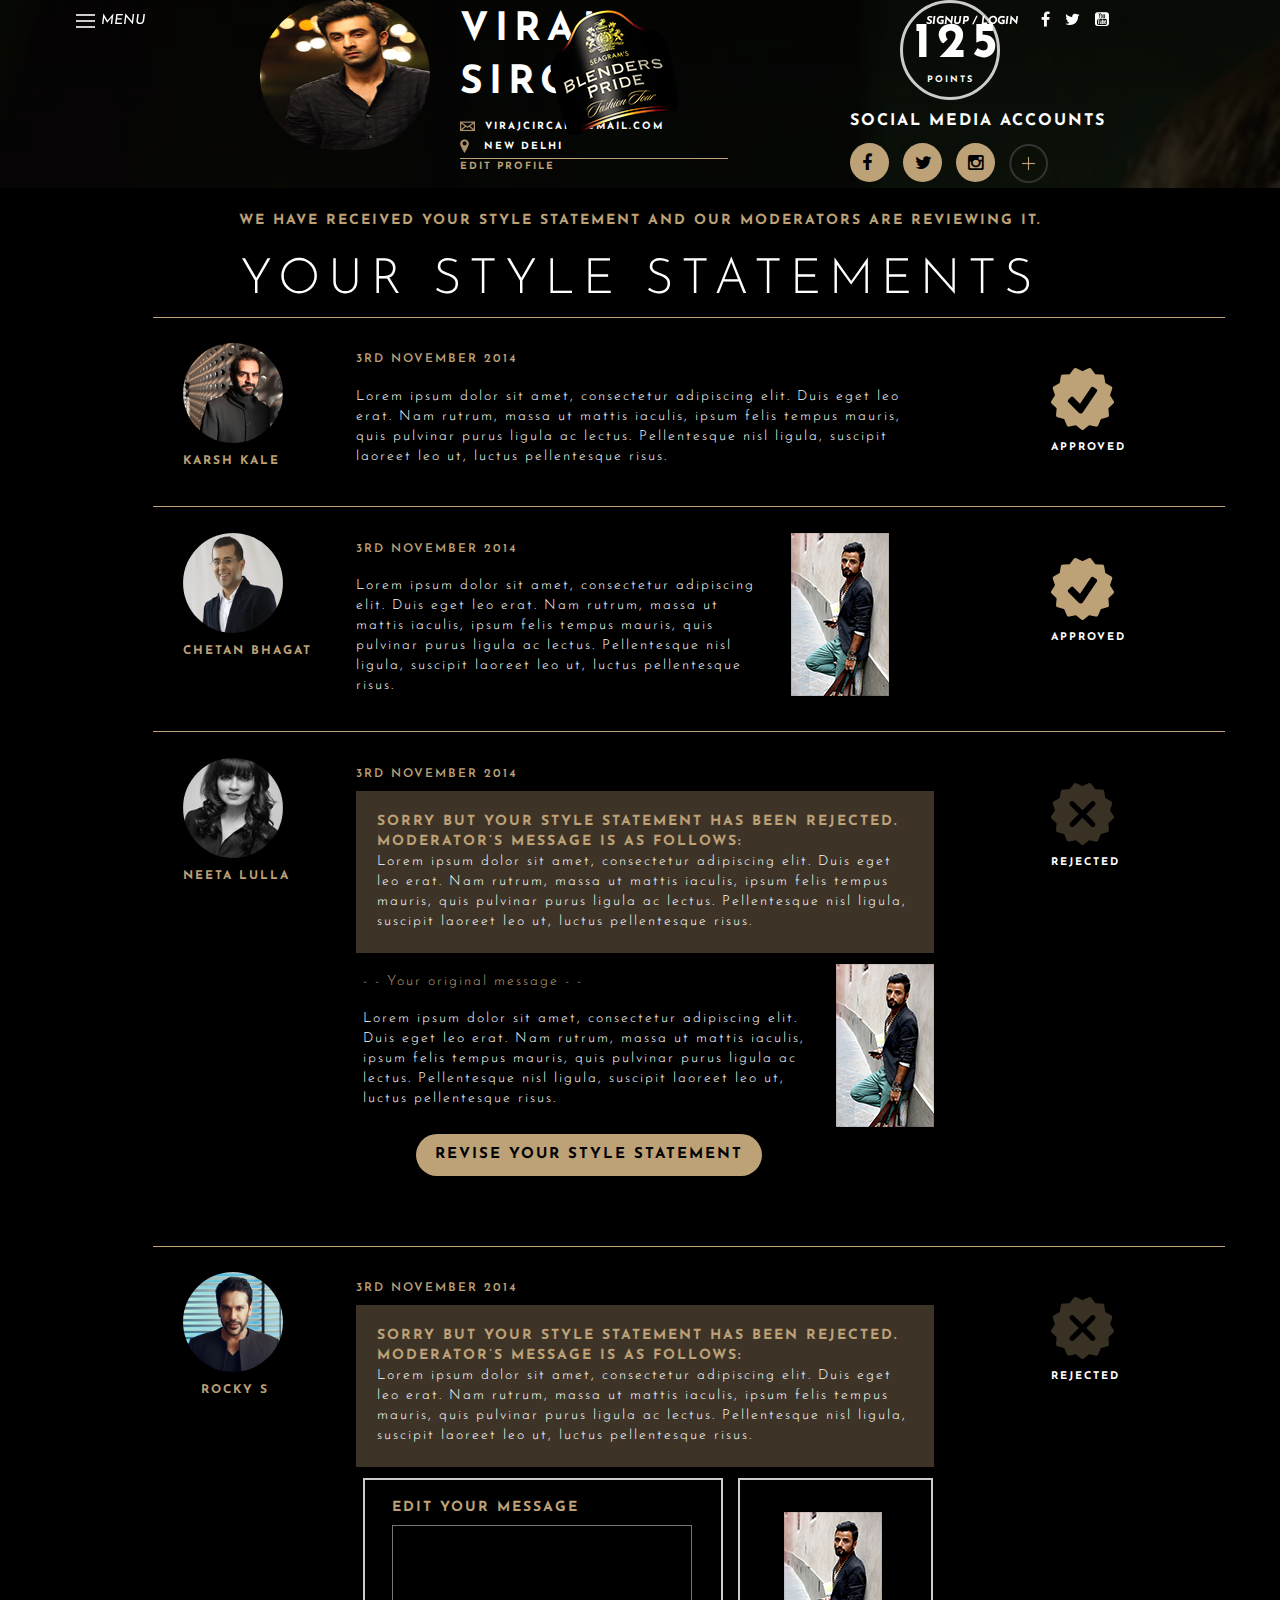
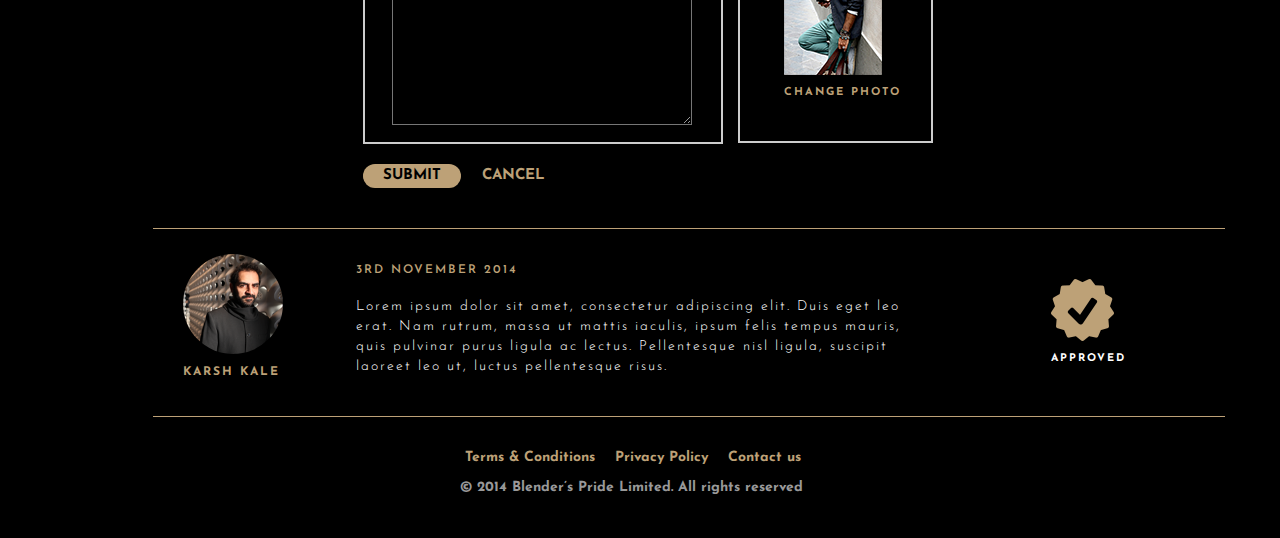
<file: profile.html>
<!DOCTYPE html>
<html lang="en">

<head>
    <meta charset="utf-8">
    <meta http-equiv="X-UA-Compatible" content="IE=edge, chrome=1">
    <meta name="viewport" content="width=device-width, initial-scale=1">
    <meta name="description" content="">
    <meta name="author" content="">
    <link rel="shortcut icon" href="">
    <title>Blenders Pride - Invite List</title>

    <!-- Bootstrap core CSS -->
    <link href="css/bootstrap.css" rel="stylesheet">
    <link href="css/style.css" rel="stylesheet">
    <link href="css/font-awesome.min.css" rel="stylesheet">
    <link href="css/font-awesome.css" rel="stylesheet">

    <!-- HTML5 shim and Respond.js IE8 support of HTML5 elements and media queries -->
    <!--[if lt IE 9]>
            <script src="https://oss.maxcdn.com/libs/html5shiv/3.7.2/html5shiv.js"></script>
            <script src="https://oss.maxcdn.com/libs/respond.js/1.4.2/respond.min.js"></script>
        <![endif]-->


    <link rel="stylesheet" type="text/css" href="css/component.css" />

</head>

<body>
    <div class="st-container" id="st-container">

        <nav class="st-menu st-effect-11" id="menu-11">
            <h2 class="">menu</h2>
            <ul>
                <li><a class="" href="#">SCHEDULE</a>
                </li>
                <li><a class="" href="blender-style.html">STYLE BLENDERS</a>
                </li>
                <li><a class="" href="invite-list.html">INVITE LIST</a>
                </li>
                <li><a class="" href="#">ARCHIVE SITE</a>
                </li>

            </ul>
        </nav>
        <div class="st-pusher">
            <div class="st-content-inner">
                <div class="st-content">
                    <div class="profile-head">
                        <div class="container">
                            <div class="row index">
                                <div class="col-md-5">
                                    <div class="menu" id="st-trigger-effects">
                                        <button data-effect="st-effect-11">
                                            <img src="img/menu.png"><i class="menu-text">menu</i>
                                        </button>
                                    </div>




                                </div>
                                <div class="col-md-3">
                                    <div class="navbar-header">

                                        <a class="navbar-brands" href="#">
                                            <img src="img/logo.png" alt="bootstrapwizard logo">
                                        </a>
                                    </div>
                                </div>
                                <div class="col-md-4 social-link">
                                    <div class="signin">
                                        <a href="#"><i>signup /</i></a>
                                        <a href="#"><i>login</i></a>

                                    </div>
                                    <div class="social">
                                        <a href="#"><i class="fa fa-facebook"></i></a> 
                                        <a href="#"> <i class="fa fa-twitter"></i>
                                        </a>
                                        <a href="#"><i class="fa fa-youtube-square"></i></a> 
                                    </div>
                                </div>

                            </div>
                            <div class="row">
                                <div class="col-md-2"></div>
                                <div class="col-md-2">
                                    <img src="img/profile_pic.png" class="profile-pic">

                                </div>
                                <div class="col-md-4">
                                    <div class="profile-details">
                                        <h4>viraj</h4>
                                        <h4>sirchar</h4>
                                        <img src="img/envolap.png"><span class="id-text">virajcircar@gmail.com</span>
                                        <br>
                                        <img src="img/location.png"><span class="location-text">new delhi</span>
                                    </div>

                                    <a href="#"><span class="edit-pro">edit profile</span></a>
                                </div>
                                <div class="col-md-4">
                                    <div class="count-num">
                                        <h4>125</h4>
                                        <h6>points</h6>
                                    </div>
                                    <div class="social-pro">
                                        <p>social media accounts</p>
                                    </div>
                                    <div class="social-icon">
                                        <a href="#"> <i class="fa fa-facebook"></i>
                                        </a>
                                        <a href="#"><i class="fa fa-twitter"></i></a>
                                        <a href="#"> <i class="fa fa-instagram"></i>
                                        </a>
                                        <a href="#">
                                            <img src="img/add.png" class="add">
                                        </a>
                                    </div>
                                </div>
                            </div>
                        </div>
                    </div>



                    <div class="mid-content">
                        <div class="container">
                            <div class="text-center pro-head">
                                <h6>We have received your style statement and our moderators are reviewing it.</h6>
                                <a href="#"><h4>Your Style Statements</h4></a>
                            </div>
                            <div class="row ">
                                <div class="col-md-1"></div>
                                <div class="col-md-11 pro-desc">


                                    <div class="col-md-2">
                                        <div class="pro-karsh">
                                            <img src="img/pro-karsh.png" class="karsh-img">
                                            <p>karsh kale</p>
                                        </div>

                                    </div>
                                    <div class="col-md-7">
                                        <div class="pro-data">
                                            <h5>3rd November 2014</h5>
                                            <p>Lorem ipsum dolor sit amet, consectetur adipiscing elit. Duis eget leo erat. Nam rutrum, massa ut mattis iaculis, ipsum felis tempus mauris, quis pulvinar purus ligula ac lectus. Pellentesque nisl ligula, suscipit laoreet leo ut, luctus pellentesque risus.</p>
                                        </div>

                                    </div>
                                    <div class="col-md-2 approve">
                                        <a href="#">
                                            <img src="img/shape.png">
                                        </a>
                                        <p>Approved</p>
                                    </div>

                                </div>
                                <div class="col-md-2"></div>

                            </div>
                            <div class="row ">
                                <div class="col-md-1"></div>
                                <div class="col-md-11 pro-desc2">


                                    <div class="col-md-2">
                                        <div class="pro-karsh">
                                            <img src="img/chetan-mini.png" class="karsh-img">
                                            <p>Chetan Bhagat</p>
                                        </div>

                                    </div>
                                    <div class="col-md-5">
                                        <div class="pro-data">
                                            <h5>3rd November 2014</h5>
                                            <p>Lorem ipsum dolor sit amet, consectetur adipiscing elit. Duis eget leo erat. Nam rutrum, massa ut mattis iaculis, ipsum felis tempus mauris, quis pulvinar purus ligula ac lectus. Pellentesque nisl ligula, suscipit laoreet leo ut, luctus pellentesque risus.</p>
                                        </div>

                                    </div>
                                    <div class="col-md-2">

                                        <img src="img/mid-img.png">
                                    </div>
                                    <div class="col-md-2 approve">
                                        <a href="#">
                                            <img src="img/shape.png">
                                        </a>
                                        <p>Approved</p>
                                    </div>

                                </div>
                                <div class="col-md-2"></div>

                            </div>
                            <div class="row ">
                                <div class="col-md-1"></div>
                                <div class="col-md-11 pro-desc4">


                                    <div class="col-md-2">
                                        <div class="pro-karsh">
                                            <img src="img/neeta-mini.png" class="karsh-img">
                                            <p>neeta lulla</p>
                                        </div>

                                    </div>
                                    <div class="col-md-7">
                                        <div class="pro-data2">
                                            <h5>3rd November 2014</h5>
                                            <p>
                                                <span class="pro-data3">Sorry but your style statement has been rejected. Moderator’s message is as follows:</span>
                                                <br>Lorem ipsum dolor sit amet, consectetur adipiscing elit. Duis eget leo erat. Nam rutrum, massa ut mattis iaculis, ipsum felis tempus mauris, quis pulvinar purus ligula ac lectus. Pellentesque nisl ligula, suscipit laoreet leo ut, luctus pellentesque risus.</p>
                                        </div>

                                    </div>
                                    <div class="col-md-2 approve">
                                        <a href="#">
                                            <img src="img/rejected.png">
                                        </a>
                                        <p>rejected</p>
                                    </div>

                                </div>
                                <div class="col-md-2"></div>
                                <div class="row">


                                    <div class="col-md-12">
                                        <div class="col-md-3">

                                        </div>
                                        <div class="col-md-5">
                                            <div class="pro-data">
                                                <h6>- - Your original message - -</h6>
                                                <p>Lorem ipsum dolor sit amet, consectetur adipiscing elit. Duis eget leo erat. Nam rutrum, massa ut mattis iaculis, ipsum felis tempus mauris, quis pulvinar purus ligula ac lectus. Pellentesque nisl ligula, suscipit laoreet leo ut, luctus pellentesque risus.</p>
                                                <div class="top-share">

                                                    <a href="#">
                                                        <p>REVISE YOUR STYLE STATEMENT</p>
                                                    </a>

                                                </div>
                                            </div>
                                        </div>
                                        <div class="col-md-2 mid-img2">
                                            <img src="img/mid-img.png">
                                        </div>
                                        <div class="col-md-2"></div>

                                    </div>
                                </div>
                            </div>

                            <div class="row ">
                                <div class="col-md-1"></div>
                                <div class="col-md-11 pro-desc5">


                                    <div class="col-md-2">
                                        <div class="pro-karsh">
                                            <img src="img/rocky-mini.png" class="karsh-img">
                                            <p>&nbsp;&nbsp;&nbsp;rocky s</p>
                                        </div>

                                    </div>
                                    <div class="col-md-7">
                                        <div class="pro-data2">
                                            <h5>3rd November 2014</h5>
                                            <p>
                                                <span class="pro-data3">Sorry but your style statement has been rejected. Moderator’s message is as follows:</span>
                                                <br>Lorem ipsum dolor sit amet, consectetur adipiscing elit. Duis eget leo erat. Nam rutrum, massa ut mattis iaculis, ipsum felis tempus mauris, quis pulvinar purus ligula ac lectus. Pellentesque nisl ligula, suscipit laoreet leo ut, luctus pellentesque risus.</p>
                                        </div>

                                    </div>
                                    <div class="col-md-2 approve">
                                        <a href="#">
                                            <img src="img/rejected.png">
                                        </a>
                                        <p>rejected</p>
                                    </div>

                                </div>
                                <div class="col-md-2"></div>
                                <div class="row">


                                    <div class="col-md-12">
                                        <div class="col-md-3">

                                        </div>
                                        <div class="col-md-4">
                                            <div class="pro-data5">
                                                <h6>Edit your message</h6>
                                                <textarea name="" id="" class="profiles-textarea">
                                                </textarea>

                                            </div>
                                            <button class="profile-sub">Submit</button>
                                            <button type="reset" value="Reset" class="profiles-cancel">cancel</button>
                                        </div>
                                        <div class="col-md-2 mid-img3">
                                            <img src="img/mid-img.png">
                                            <a href="#">
                                                <p>change photo</p>
                                            </a>
                                        </div>
                                        <div class="col-md-2"></div>

                                    </div>
                                </div>
                            </div>
                            <div class="row ">
                                <div class="col-md-1"></div>
                                <div class="col-md-11 pro-desc">


                                    <div class="col-md-2">
                                        <div class="pro-karsh">
                                            <img src="img/pro-karsh.png" class="karsh-img">
                                            <p>karsh kale</p>
                                        </div>

                                    </div>
                                    <div class="col-md-7">
                                        <div class="pro-data">
                                            <h5>3rd November 2014</h5>
                                            <p>Lorem ipsum dolor sit amet, consectetur adipiscing elit. Duis eget leo erat. Nam rutrum, massa ut mattis iaculis, ipsum felis tempus mauris, quis pulvinar purus ligula ac lectus. Pellentesque nisl ligula, suscipit laoreet leo ut, luctus pellentesque risus.</p>
                                        </div>

                                    </div>
                                    <div class="col-md-2 approve">
                                        <a href="#">
                                            <img src="img/shape.png">
                                        </a>
                                        <p>Approved</p>
                                    </div>

                                </div>
                                <div class="col-md-2"></div>

                            </div>
                        </div>
                    </div>

                    <div class="footer">
                        <div class="container">
                            <div class="content-center footer-text">
                                <p> <a href="#">Terms & Conditions</a>
                                    <a href="#">Privacy Policy</a> 
                                    <a href="#">Contact us</a> 
                                </p>
                                <p class="comp-text">© 2014 Blender’s Pride Limited. All rights reserved</p>
                            </div>
                        </div>
                    </div>
                </div>
            </div>
        </div>
    </div>




    <!-- jQuery (necessary for Bootstrap's JavaScript plugins) -->
    <script src="js/jquery.min.js"></script>
    <!-- compiled and minified Bootstrap JavaScript -->
    <script src="js/bootstrap.min.js"></script>

    <script src="js/main.js"></script>

    <script src="js/classie.js"></script>
    <script src="js/sidebarEffects.js"></script>
    <!-- For the demo ad only -->

</body>

</html>
</file>
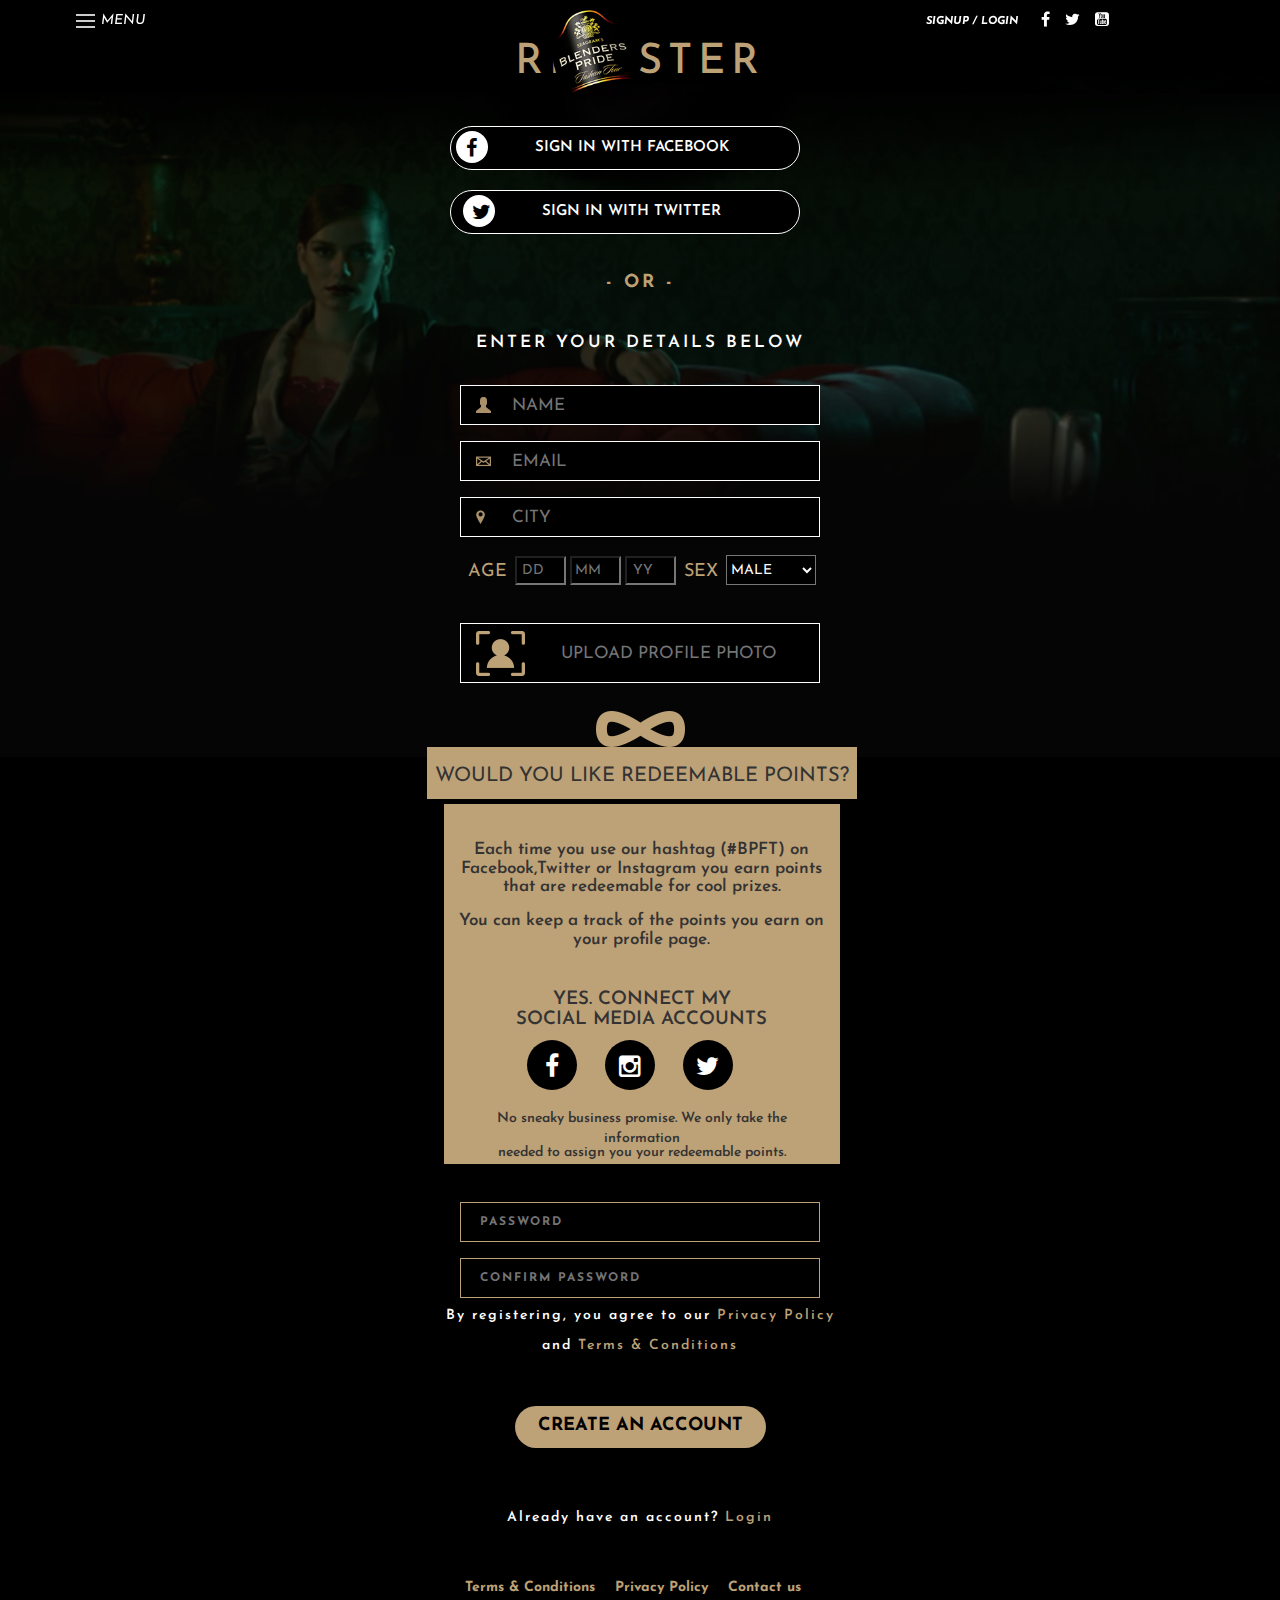
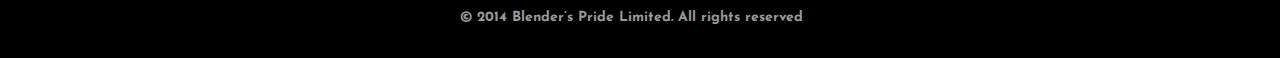
<file: register.html>
<html>

<head>
    <meta charset="utf-8">
    <meta http-equiv="X-UA-Compatible" content="IE=edge, chrome=1">
    <meta name="viewport" content="width=device-width, initial-scale=1">
    <meta name="description" content="">
    <meta name="author" content="">
    <link rel="shortcut icon" href="">
    <title>Blenders Pride - Invite List</title>

    <!-- Bootstrap core CSS -->
    <link href="css/bootstrap.css" rel="stylesheet">
    <link href="css/style.css" rel="stylesheet">
    <link href="css/font-awesome.min.css" rel="stylesheet">
    <link href="css/font-awesome.css" rel="stylesheet">

    <!-- HTML5 shim and Respond.js IE8 support of HTML5 elements and media queries -->
    <!--[if lt IE 9]>
            <script src="https://oss.maxcdn.com/libs/html5shiv/3.7.2/html5shiv.js"></script>
            <script src="https://oss.maxcdn.com/libs/respond.js/1.4.2/respond.min.js"></script>
        <![endif]-->


    <link rel="stylesheet" type="text/css" href="css/component.css" />
<script>
    

$(document).ready(function() { 
 // refresh captcha
 $('img#captcha-refresh').click(function() {  
        
        change_captcha();
 });
 
 function change_captcha()
 {
    document.getElementById('captcha').src="get_captcha.php?rnd=" + Math.random();
 }
 });
    </script>

</head>

<body style="background: black;">
    <div class="" id="st-container">

        

            <nav class="st-menu st-effect-11" id="menu-11">
                <h2 class="">menu</h2>
                <ul>
                    <li><a class="" href="#">SCHEDULE</a>
                    </li>
                    <li><a class="" href="blender-style.html">STYLE BLENDERS</a>
                    </li>
                    <li><a class="" href="invite-list.html">INVITE LIST</a>
                    </li>
                    <li><a class="" href="#">ARCHIVE SITE</a>
                    </li>

                </ul>
            </nav>
            <div class="st-pusher">
                <div class="st-content-inner">
                    <div class="st-content">
                       <div class="section reset" style="min-height: 471px;">
                        <div class="container">


                            <div class="row index">
                                <div class="col-md-5">
                                    <div class="menu" id="st-trigger-effects">
                                        <button data-effect="st-effect-11">
                                            <img src="img/menu.png"><i class="menu-text">menu</i>
                                        </button>
                                    </div>




                                </div>
                                <div class="col-md-3">
                                    <div class="navbar-header">

                                        <a class="navbar-brands" href="#">
                                            <img src="img/logo.png" alt="bootstrapwizard logo" height=85>
                                        </a>
                                    </div>
                                </div>
                                <div class="col-md-4 social-link">
                                    <div class="signin">
                                        <a href="#"><i>signup /</i></a>
                                        <a href="login.html"><i>login</i></a>

                                    </div>
                                    <div class="social">
                                        <a href="#"><i class="fa fa-facebook"></i></a> 
                                        <a href="#"> <i class="fa fa-twitter"></i>
                                        </a>
                                        <a href="#"><i class="fa fa-youtube-square"></i></a> 
                                    </div>
                                </div>

                            </div>
                            <div class="row">
                                <div class="col-md-3"></div>
                                <div class="col-md-6">
                                    <div class="contents-reg">
                                        <h3>Register</h3>
                                        
                                   <div class="reg-invite text-center">
    
                                    <a href="#">
                                        <p> <i class="fa fa-facebook"></i> SIGN IN WITH FACEBOOK</p>
                                    </a>
                                </div>
                <div class="reg-invite text-center">
    
                                    <a href="#">
                                        <p> <i class="fa fa-twitter"></i> SIGN IN WITH TWITTER</p>
                                    </a>
                                </div>
                                        
                                    <div class="pad-btm">
                                        <div class="text-center color-p1">
            <h4>-&nbsp;OR&nbsp;-</h4>        
        </div>
                                        </div>
                                        <h5 class="text-center">enter your details below</h5>
                                        
                                        <div class="input-content1 text-center">
                                        <input value="" id="password" placeholder="NAME" type="text" class="usericon">
                                            <input value="" id="conformPassword" placeholder="EMAIL" type="text" class="emailicon">
                                            <input value="" id="conformPassword" placeholder="CITY" type="text" class="cityicon">
                                        </div>
                                        <div class=" pad-select text-center">
                                            <span class="contage">AGE</span>
                                            <span class="pad-left">
                                        <input type="number" placeholder="DD" name="date" min="1" max="30" class="input-age">
                                    <input type="number"  placeholder="MM" name="date" min="1" max="12" class="input-age" >
                                        <input type="number" placeholder="YY" name="date" min="00" max="100" class="input-age">
                                            </span>
                                            <span class="contage">SEX</span>
                                            <select class="select-sex">
  <option value="male">MALE</option>
  <option value="female">FEMALE</option>
                                            </select>
                                            
                                        </div>
                                          <div class="input-content2 text-center pad-btm">
                                        <input value="" id="uploadpic" placeholder="UPLOAD PROFILE PHOTO" type="text" class="uploadicon">
                                        </div>
                                        <div class="text-center">
                                <div class="gift-head">                             
<img class="img-responsive" src="img/gift.png">
                                            </div>

                                        <div class="gift-head1">
                                            <p>WOULD YOU LIKE REDEEMABLE POINTS?</p>
                                            
                                            </div>
                                        <div class="gift-body">
                                            <div class="gift-body1">
                               <p>  Each time you use our hashtag (#BPFT) on</p>
                                            <p>Facebook,Twitter or Instagram you earn points </p>
                                            <p>that are redeemable for cool prizes.</p>
                                            </div>
                                            <div class="gift-body2">
                                                <p>You can keep a track of the points you earn on</p>
                                                <p>your profile page.</p>
                                            </div>
                                          
                                        <div class="gift-body3"><p>YES. CONNECT MY</p> 
<p>SOCIAL MEDIA ACCOUNTS
                                        </div>
                                              <div class="reg-social">
                                            <i class="fa fa-facebook"></i>
                                                  <i class="fa fa-instagram"></i>
                                            <i class="fa fa-twitter"></i>
                                                   
                                            
                                            </div>
                                            <div class="gift-body4">
                                           <p> No sneaky business promise.
                                               We only take the information </p>
                                                <p>needed to assign you your redeemable points.</p>
                                            
                                            </div>
                                            </div>
                                            <div class="pad-input">
                                            <div class="input-content text-center">
                                        <input value="" id="password" placeholder="PASSWORD" type="password" class="lockicon">
                                        <div>
                                            <input value="" id="conformPassword" placeholder="CONFIRM PASSWORD" type="password" class="lockicon">
                                        </div>
                                    </div>
                                            </div>
                                            

<!--
                                                <div id="captcha-wrap">
        <div class="captcha-box">
            <img src="get_captcha.php" alt="" id="captcha" />
        </div>
        <div class="text-box">
            <label>Type the two words:</label>
            <input name="captcha-code" type="text" id="captcha-code">
        </div>
        <div class="captcha-action">
            <img src="refresh.jpg"  alt="" id="captcha-refresh" />
        </div>
    </div> 
-->

                                            
                                              <div class="reg-policy "> 
            <p>By registering, you agree to our <a href="#">Privacy Policy</a> </p>
<p>and <a href="#">Terms & Conditions</a></p>
                                            </div>
                                            <div class="pad-pad">
                                    <div class="content-button2 text-center">
                                        <a><button class="text-center">CREATE AN ACCOUNT</button></a>
                                              </div>
                                            </div>
                                           <div class="reg-policy pad-btm">
                                               <p>Already have an account? <a href="#">Login</a></p>
                                            </div> 
      
                                           
                                </div>
                                </div>
                                </div>
                                <div class="col-md-3"></div>
                            </div>
<div class="foot pad-btm">

                                        <div class="content-center footer-text1">
                                            <p> <a href="#">Terms & Conditions</a>
                                                <a href="#">Privacy Policy</a> 
                                                <a href="#">Contact us</a> 
                                            </p>
                                            <p class="comp-text">© 2014 Blender’s Pride Limited. All rights reserved</p>
                                        </div>
                                    </div>


                            <!-- /.navbar-collapse -->
                        </div>
                    </div>
                </div>
            </div>
        </div>
    </div>
   

    <!-- jQuery (necessary for Bootstrap's JavaScript plugins) -->
    <script src="js/jquery.min.js"></script>
    <!-- compiled and minified Bootstrap JavaScript -->
    <script src="js/bootstrap.min.js"></script>

    <script src="js/main.js"></script>

    <script src="js/classie.js"></script>
    <script src="js/sidebarEffects.js"></script>
    <!-- For the demo ad only -->

</body>

</html>
</file>
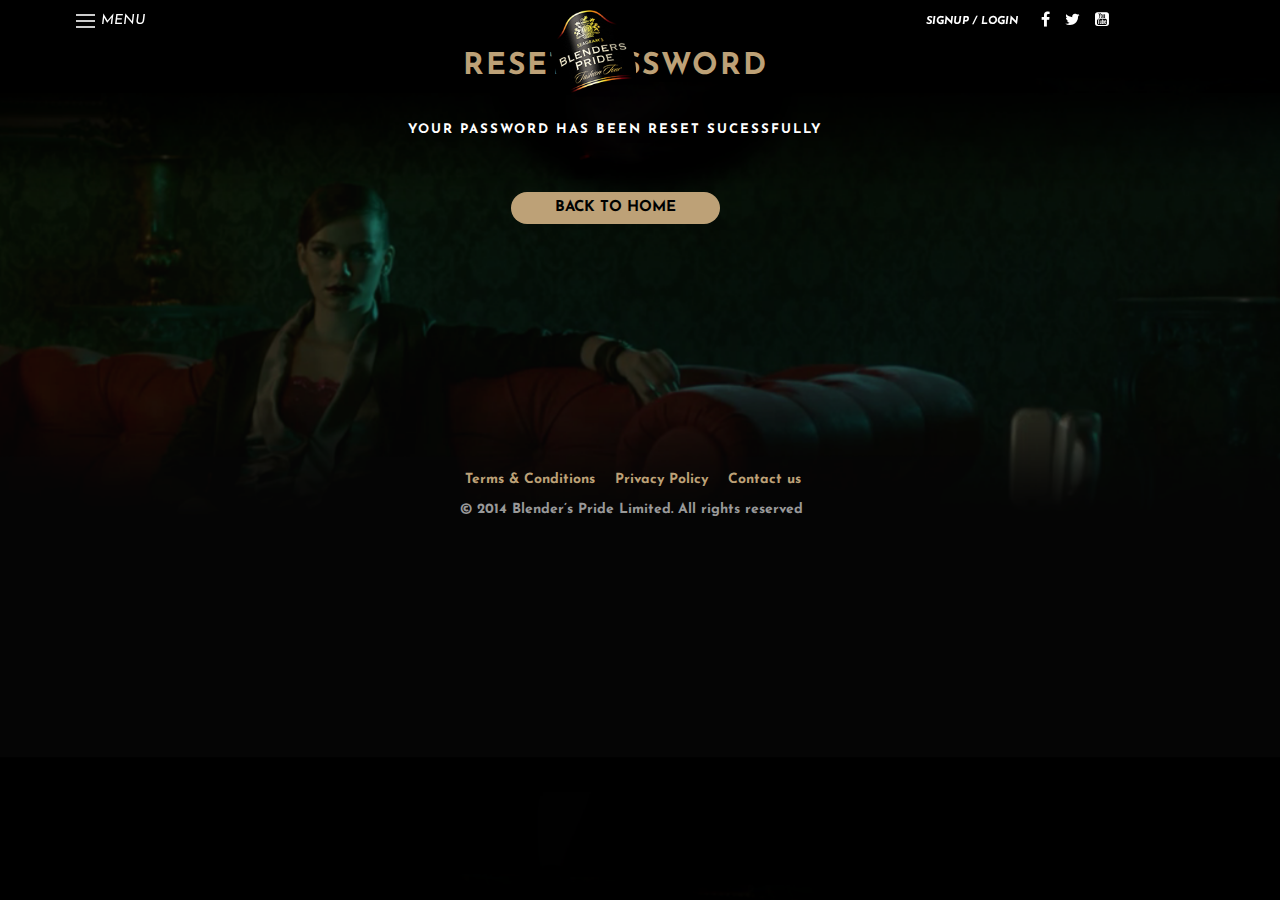
<file: reset-home.html>
<html>

<head>
    <meta charset="utf-8">
    <meta http-equiv="X-UA-Compatible" content="IE=edge, chrome=1">
    <meta name="viewport" content="width=device-width, initial-scale=1">
    <meta name="description" content="">
    <meta name="author" content="">
    <link rel="shortcut icon" href="">
    <title>Blenders Pride - Reset Password</title>

    <!-- Bootstrap core CSS -->
    <link href="css/bootstrap.css" rel="stylesheet">
    <link href="css/style.css" rel="stylesheet">
    <link href="css/font-awesome.min.css" rel="stylesheet">
    <link href="css/font-awesome.css" rel="stylesheet">

    <!-- HTML5 shim and Respond.js IE8 support of HTML5 elements and media queries -->
    <!--[if lt IE 9]>
            <script src="https://oss.maxcdn.com/libs/html5shiv/3.7.2/html5shiv.js"></script>
            <script src="https://oss.maxcdn.com/libs/respond.js/1.4.2/respond.min.js"></script>
        <![endif]-->


    <link rel="stylesheet" type="text/css" href="css/component.css" />


</head>

<body style="background: black;">
    <div class="" id="st-container">

        

            <nav class="st-menu st-effect-11" id="menu-11">
                <h2 class="">menu</h2>
                <ul>
                    <li><a class="" href="#">SCHEDULE</a>
                    </li>
                    <li><a class="" href="blender-style.html">STYLE BLENDERS</a>
                    </li>
                    <li><a class="" href="invite-list.html">INVITE LIST</a>
                    </li>
                    <li><a class="" href="#">ARCHIVE SITE</a>
                    </li>

                </ul>
            </nav>
            <div class="st-pusher">
                <div class="st-content-inner">
                    <div class="st-content">
                       <div class="section reset" style="min-height: 471px;">
                        <div class="container">


                            <div class="row index">
                                <div class="col-md-5">
                                    <div class="menu" id="st-trigger-effects">
                                        <button data-effect="st-effect-11">
                                            <img src="img/menu.png"><i class="menu-text">menu</i>
                                        </button>
                                    </div>




                                </div>
                                <div class="col-md-3">
                                    <div class="navbar-header">

                                        <a class="navbar-brands" href="#">
                                            <img src="img/logo.png" alt="bootstrapwizard logo" height=85>
                                        </a>
                                    </div>
                                </div>
                                <div class="col-md-4 social-link">
                                    <div class="signin">
                                        <a href="#"><i>signup /</i></a>
                                        <a href="login.html"><i>login</i></a>

                                    </div>
                                    <div class="social">
                                        <a href="#"><i class="fa fa-facebook"></i></a> 
                                        <a href="#"> <i class="fa fa-twitter"></i>
                                        </a>
                                        <a href="#"><i class="fa fa-youtube-square"></i></a> 
                                    </div>
                                </div>

                            </div>
                            <div class="row row-minheight">
                                <div class="col-md-3"></div>
                                <div class="col-md-6  text-center">
                                    <div class="contents-rest">
                                        <h3>Reset Password</h3>
                                        <h5>YOUR PASSWORD HAS BEEN RESET SUCESSFULLY</h5>

                                        <div class="content-button1 pading1">
                                            <a>
                                                <button>BACK TO HOME</button>
                                            </a>
                                        </div>

                                    </div>
                                </div>
                                <div class="col-md-3"></div>
                            </div>
                            <div class="foot">

                                <div class="content-center footer-text1">
                                    <p> <a href="#">Terms & Conditions</a>
                                        <a href="#">Privacy Policy</a> 
                                        <a href="#">Contact us</a> 
                                    </p>
                                    <p class="comp-text">© 2014 Blender’s Pride Limited. All rights reserved</p>
                                </div>
                            </div>


                            <!-- /.navbar-collapse -->
                        </div>
                    </div>
                </div>
            </div>
        </div>
    </div>


    <!-- jQuery (necessary for Bootstrap's JavaScript plugins) -->
    <script src="js/jquery.min.js"></script>
    <!-- compiled and minified Bootstrap JavaScript -->
    <script src="js/bootstrap.min.js"></script>

    <script src="js/main.js"></script>

    <script src="js/classie.js"></script>
    <script src="js/sidebarEffects.js"></script>
    <!-- For the demo ad only -->

</body>

</html>
</file>
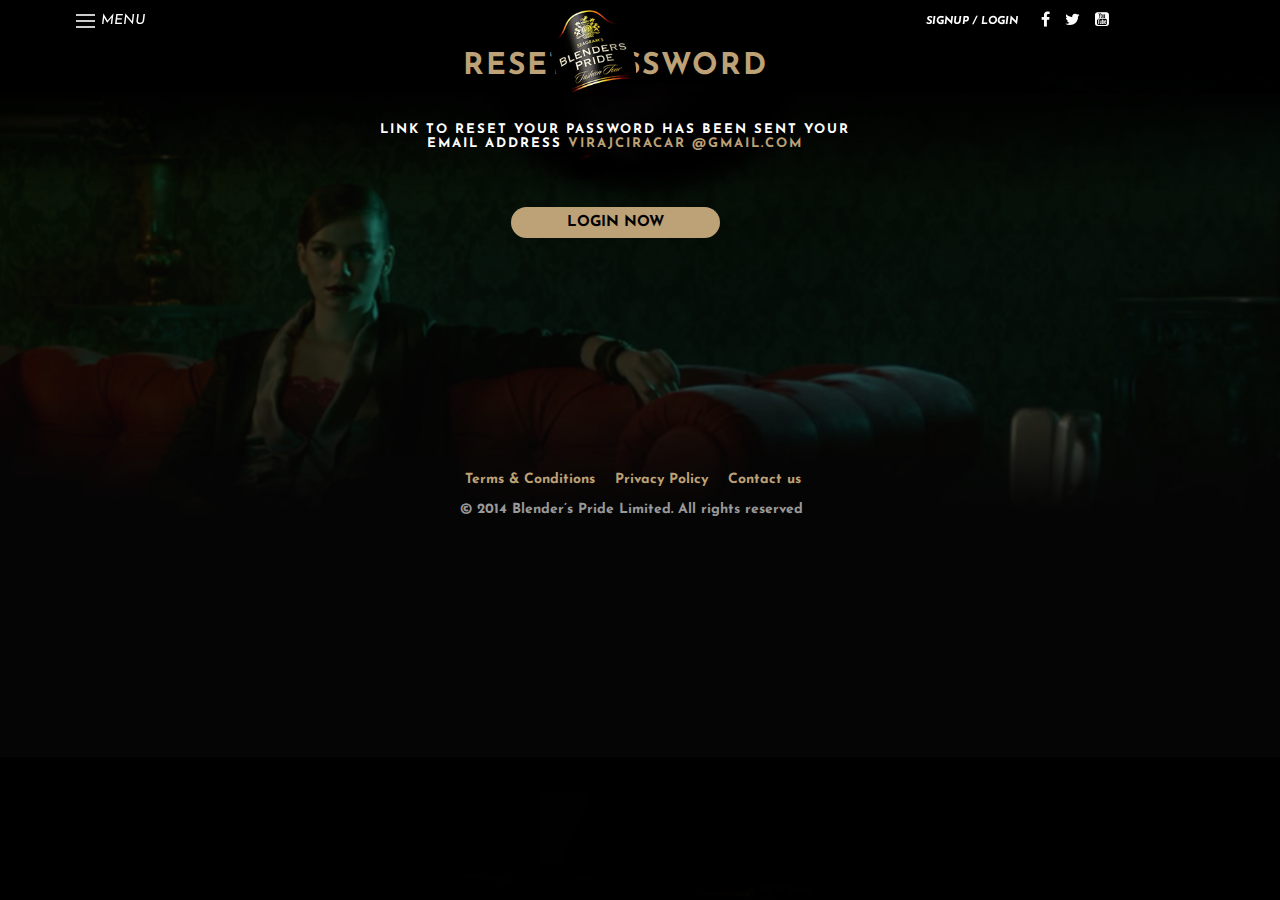
<file: reset-login.html>
<html>

<head>
    <meta charset="utf-8">
    <meta http-equiv="X-UA-Compatible" content="IE=edge, chrome=1">
    <meta name="viewport" content="width=device-width, initial-scale=1">
    <meta name="description" content="">
    <meta name="author" content="">
    <link rel="shortcut icon" href="">
    <title>Blenders Pride - Reset Login</title>

    <!-- Bootstrap core CSS -->
    <link href="css/bootstrap.css" rel="stylesheet">
    <link href="css/style.css" rel="stylesheet">
    <link href="css/font-awesome.min.css" rel="stylesheet">
    <link href="css/font-awesome.css" rel="stylesheet">

    <!-- HTML5 shim and Respond.js IE8 support of HTML5 elements and media queries -->
    <!--[if lt IE 9]>
            <script src="https://oss.maxcdn.com/libs/html5shiv/3.7.2/html5shiv.js"></script>
            <script src="https://oss.maxcdn.com/libs/respond.js/1.4.2/respond.min.js"></script>
        <![endif]-->


    <link rel="stylesheet" type="text/css" href="css/component.css" />


</head>

<body style="background: black;">
    <div class="" id="st-container">

        

            <nav class="st-menu st-effect-11" id="menu-11">
                <h2 class="">menu</h2>
                <ul>
                    <li><a class="" href="#">SCHEDULE</a>
                    </li>
                    <li><a class="" href="blender-style.html">STYLE BLENDERS</a>
                    </li>
                    <li><a class="" href="invite-list.html">INVITE LIST</a>
                    </li>
                    <li><a class="" href="#">ARCHIVE SITE</a>
                    </li>

                </ul>
            </nav>
            <div class="st-pusher">
                <div class="st-content-inner">
                    <div class="st-content">
                       <div class="section reset" style="min-height: 471px;">
                        <div class="container">


                            <div class="row index">
                                <div class="col-md-5">
                                    <div class="menu" id="st-trigger-effects">
                                        <button data-effect="st-effect-11">
                                            <img src="img/menu.png"><i class="menu-text">menu</i>
                                        </button>
                                    </div>




                                </div>
                                <div class="col-md-3">
                                    <div class="navbar-header">

                                        <a class="navbar-brands" href="#">
                                            <img src="img/logo.png" alt="bootstrapwizard logo" height=85>
                                        </a>
                                    </div>
                                </div>
                                <div class="col-md-4 social-link">
                                    <div class="signin">
                                        <a href="#"><i>signup /</i></a>
                                        <a href="login.html"><i>login</i></a>

                                    </div>
                                    <div class="social">
                                        <a href="#"><i class="fa fa-facebook"></i></a> 
                                        <a href="#"> <i class="fa fa-twitter"></i>
                                        </a>
                                        <a href="#"><i class="fa fa-youtube-square"></i></a> 
                                    </div>
                                </div>

                            </div>
                            <div class="row row-minheight">
                                <div class="col-md-3"></div>
                                <div class="col-md-6  text-center">
                                    <div class="contents-rest">
                                        <h3>Reset Password</h3>
                                        <h5>LINK TO RESET YOUR PASSWORD HAS BEEN SENT YOUR <BR> EMAIL ADDRESS <span class="clr-gold">VIRAJCIRACAR @GMAIL.COM</span></h5>

                                        <div class="content-button1 pading1">
                                            <a>
                                                <button>LOGIN NOW</button>
                                            </a>
                                        </div>

                                    </div>
                                </div>
                                <div class="col-md-3"></div>
                            </div>
                            <div class="foot">

                                <div class="content-center footer-text1">
                                    <p> <a href="#">Terms & Conditions</a>
                                        <a href="#">Privacy Policy</a> 
                                        <a href="#">Contact us</a> 
                                    </p>
                                    <p class="comp-text">© 2014 Blender’s Pride Limited. All rights reserved</p>
                                </div>
                            </div>


                            <!-- /.navbar-collapse -->
                        </div>
                    </div>
                </div>
            </div>
        </div>
    </div>


    <!-- jQuery (necessary for Bootstrap's JavaScript plugins) -->
    <script src="js/jquery.min.js"></script>
    <!-- compiled and minified Bootstrap JavaScript -->
    <script src="js/bootstrap.min.js"></script>

    <script src="js/main.js"></script>

    <script src="js/classie.js"></script>
    <script src="js/sidebarEffects.js"></script>
    <!-- For the demo ad only -->

</body>

</html>
</file>
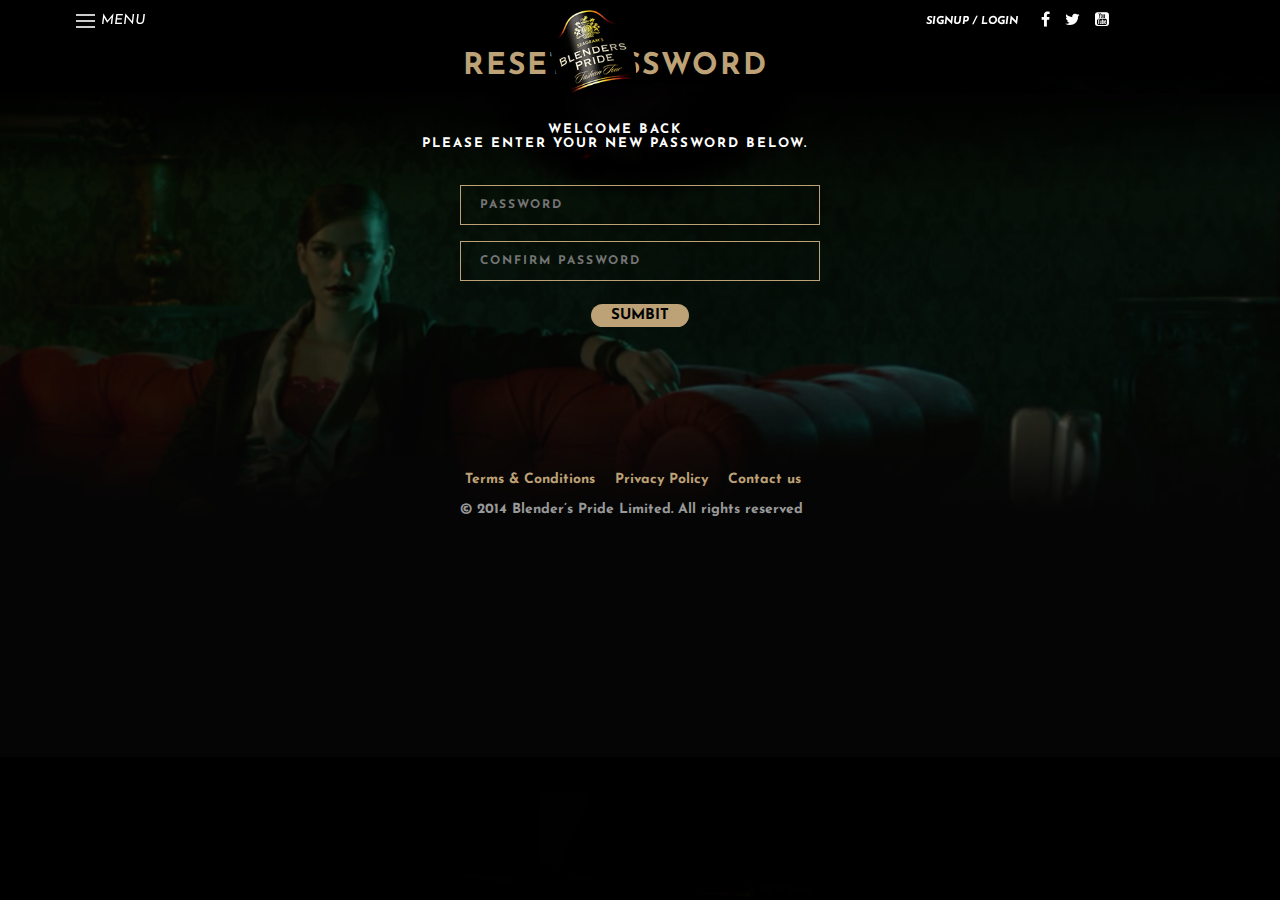
<file: reset-pswd.html>
<html>

<head>
    <meta charset="utf-8">
    <meta http-equiv="X-UA-Compatible" content="IE=edge, chrome=1">
    <meta name="viewport" content="width=device-width, initial-scale=1">
    <meta name="description" content="">
    <meta name="author" content="">
    <link rel="shortcut icon" href="">
    <title>Blenders Pride - Reset Confirm Password</title>

    <!-- Bootstrap core CSS -->
    <link href="css/bootstrap.css" rel="stylesheet">
    <link href="css/style.css" rel="stylesheet">
    <link href="css/font-awesome.min.css" rel="stylesheet">
    <link href="css/font-awesome.css" rel="stylesheet">

    <!-- HTML5 shim and Respond.js IE8 support of HTML5 elements and media queries -->
    <!--[if lt IE 9]>
            <script src="https://oss.maxcdn.com/libs/html5shiv/3.7.2/html5shiv.js"></script>
            <script src="https://oss.maxcdn.com/libs/respond.js/1.4.2/respond.min.js"></script>
        <![endif]-->


    <link rel="stylesheet" type="text/css" href="css/component.css" />


</head>

<body style="background: black;">
    <div class="" id="st-container">

       

            <nav class="st-menu st-effect-11" id="menu-11">
                <h2 class="">menu</h2>
                <ul>
                    <li><a class="" href="#">SCHEDULE</a>
                    </li>
                    <li><a class="" href="blender-style.html">STYLE BLENDERS</a>
                    </li>
                    <li><a class="" href="invite-list.html">INVITE LIST</a>
                    </li>
                    <li><a class="" href="#">ARCHIVE SITE</a>
                    </li>

                </ul>
            </nav>
            <div class="st-pusher">
                <div class="st-content-inner">
                    <div class="st-content">
                        <div class="section reset" style="min-height: 471px;">
                        <div class="container">


                            <div class="row index">
                                <div class="col-md-5">
                                    <div class="menu" id="st-trigger-effects">
                                        <button data-effect="st-effect-11">
                                            <img src="img/menu.png"><i class="menu-text">menu</i>
                                        </button>
                                    </div>




                                </div>
                                <div class="col-md-3">
                                    <div class="navbar-header">

                                        <a class="navbar-brands" href="#">
                                            <img src="img/logo.png" alt="bootstrapwizard logo" height=85>
                                        </a>
                                    </div>
                                </div>
                                <div class="col-md-4 social-link">
                                    <div class="signin">
                                        <a href="#"><i>signup /</i></a>
                                        <a href="login.html"><i>login</i></a>

                                    </div>
                                    <div class="social">
                                        <a href="#"><i class="fa fa-facebook"></i></a> 
                                        <a href="#"> <i class="fa fa-twitter"></i>
                                        </a>
                                        <a href="#"><i class="fa fa-youtube-square"></i></a> 
                                    </div>
                                </div>

                            </div>
                            <div class="row row-minheight">
                                <div class="col-md-3"></div>
                                <div class="col-md-6  text-center">
                                    <div class="contents-rest">
                                        <h3>Reset Password</h3>
                                        <h5>Welcome back<br/>
                                Please Enter Your New Password Below.</h5>
                                    </div>
                                    <div class="input-content text-center">
                                        <input value="" id="password" placeholder="PASSWORD" type="password" class="lockicon">
                                        <div>
                                            <input value="" id="conformPassword" placeholder="CONFIRM PASSWORD" type="password" class="lockicon">
                                        </div>
                                    </div>
                                    <div class="content-button">
                                        <button>Sumbit</button>
                                    </div>
                                </div>
                                <div class="col-md-3"></div>
                            </div>
<div class="foot">

                                        <div class="content-center footer-text1">
                                            <p> <a href="#">Terms & Conditions</a>
                                                <a href="#">Privacy Policy</a> 
                                                <a href="#">Contact us</a> 
                                            </p>
                                            <p class="comp-text">© 2014 Blender’s Pride Limited. All rights reserved</p>
                                        </div>
                                    </div>


                            <!-- /.navbar-collapse -->
                        </div>
                    </div>
                </div>
            </div>
        </div>
    </div>
   

    <!-- jQuery (necessary for Bootstrap's JavaScript plugins) -->
    <script src="js/jquery.min.js"></script>
    <!-- compiled and minified Bootstrap JavaScript -->
    <script src="js/bootstrap.min.js"></script>

    <script src="js/main.js"></script>

    <script src="js/classie.js"></script>
    <script src="js/sidebarEffects.js"></script>
    <!-- For the demo ad only -->

</body>

</html>
</file>
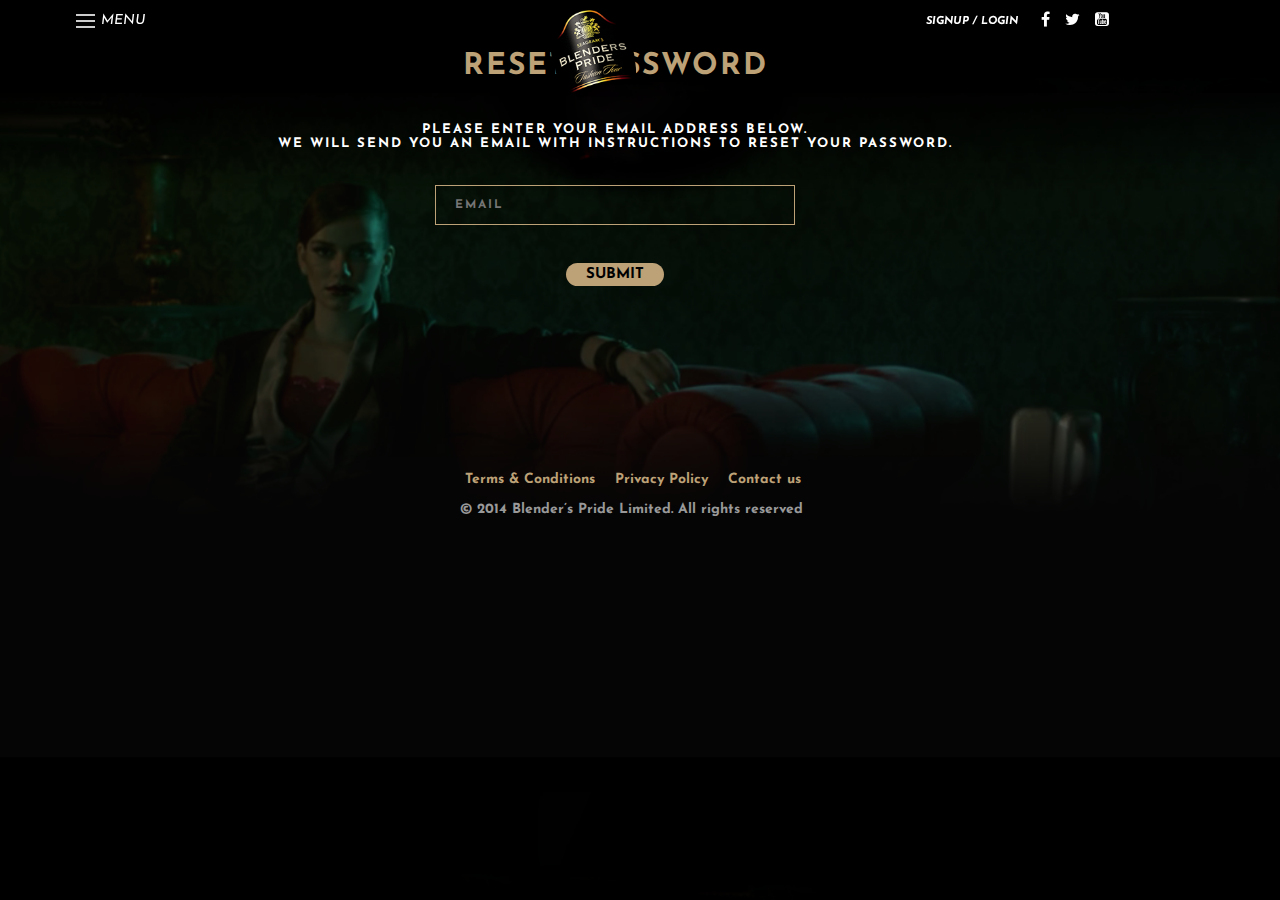
<file: resete-mail.html>
<html>

<head>
    <meta charset="utf-8">
    <meta http-equiv="X-UA-Compatible" content="IE=edge, chrome=1">
    <meta name="viewport" content="width=device-width, initial-scale=1">
    <meta name="description" content="">
    <meta name="author" content="">
    <link rel="shortcut icon" href="">
    <title>Blenders Pride - Reset Email</title>

    <!-- Bootstrap core CSS -->
    <link href="css/bootstrap.css" rel="stylesheet">
    <link href="css/style.css" rel="stylesheet">
    <link href="css/font-awesome.min.css" rel="stylesheet">
    <link href="css/font-awesome.css" rel="stylesheet">

    <!-- HTML5 shim and Respond.js IE8 support of HTML5 elements and media queries -->
    <!--[if lt IE 9]>
            <script src="https://oss.maxcdn.com/libs/html5shiv/3.7.2/html5shiv.js"></script>
            <script src="https://oss.maxcdn.com/libs/respond.js/1.4.2/respond.min.js"></script>
        <![endif]-->


    <link rel="stylesheet" type="text/css" href="css/component.css" />


</head>

<body style="background: black;">
    <div class="" id="st-container">

       

            <nav class="st-menu st-effect-11" id="menu-11">
                <h2 class="">menu</h2>
                <ul>
                    <li><a class="" href="#">SCHEDULE</a>
                    </li>
                    <li><a class="" href="blender-style.html">STYLE BLENDERS</a>
                    </li>
                    <li><a class="" href="invite-list.html">INVITE LIST</a>
                    </li>
                    <li><a class="" href="#">ARCHIVE SITE</a>
                    </li>

                </ul>
            </nav>
            <div class="st-pusher">
                <div class="st-content-inner">
                    <div class="st-content">
                        <div class="section reset" style="min-height: 471px;">
                        <div class="container">


                            <div class="row index">
                                <div class="col-md-5">
                                    <div class="menu" id="st-trigger-effects">
                                        <button data-effect="st-effect-11">
                                            <img src="img/menu.png"><i class="menu-text">menu</i>
                                        </button>
                                    </div>




                                </div>
                                <div class="col-md-3">
                                    <div class="navbar-header">

                                        <a class="navbar-brands" href="#">
                                            <img src="img/logo.png" alt="bootstrapwizard logo" height=85>
                                        </a>
                                    </div>
                                </div>
                                <div class="col-md-4 social-link">
                                    <div class="signin">
                                        <a href="#"><i>signup /</i></a>
                                        <a href="login.html"><i>login</i></a>

                                    </div>
                                    <div class="social">
                                        <a href="#"><i class="fa fa-facebook"></i></a> 
                                        <a href="#"> <i class="fa fa-twitter"></i>
                                        </a>
                                        <a href="#"><i class="fa fa-youtube-square"></i></a> 
                                    </div>
                                </div>

                            </div>
                            <div class="row row-minheight">
                                
                                <div class=" content-center text-center">
                                    <div class="contents-rest">
                                        <h3>Reset Password</h3>
                                        <h5>Please enter your email address below.  
                                        <BR> We will send you an email with instructions to reset your password.</h5>
                                        <div class="input-content text-center ">
                                            <input value="" id="email" placeholder="EMAIL" type="email" class="input-focus">
                                        </div>
                                        <div class="content-button pading1">
                                            <a>
                                                <button>submit</button>
                                            </a>
                                        </div>
                                    </div>
                                    </div>
                                    
                                </div>
                                <div class="foot">

                                    <div class="content-center footer-text1">
                                        <p> <a href="#">Terms & Conditions</a>
                                            <a href="#">Privacy Policy</a> 
                                            <a href="#">Contact us</a> 
                                        </p>
                                        <p class="comp-text">© 2014 Blender’s Pride Limited. All rights reserved</p>
                                    </div>
                                </div>


                                <!-- /.navbar-collapse -->
                            </div>
                        </div>
                    </div>
                </div>
            </div>
        </div>


        <!-- jQuery (necessary for Bootstrap's JavaScript plugins) -->
        <script src="js/jquery.min.js"></script>
        <!-- compiled and minified Bootstrap JavaScript -->
        <script src="js/bootstrap.min.js"></script>

        <script src="js/main.js"></script>

        <script src="js/classie.js"></script>
        <script src="js/sidebarEffects.js"></script>
        <!-- For the demo ad only -->

</body>

</html>
</file>
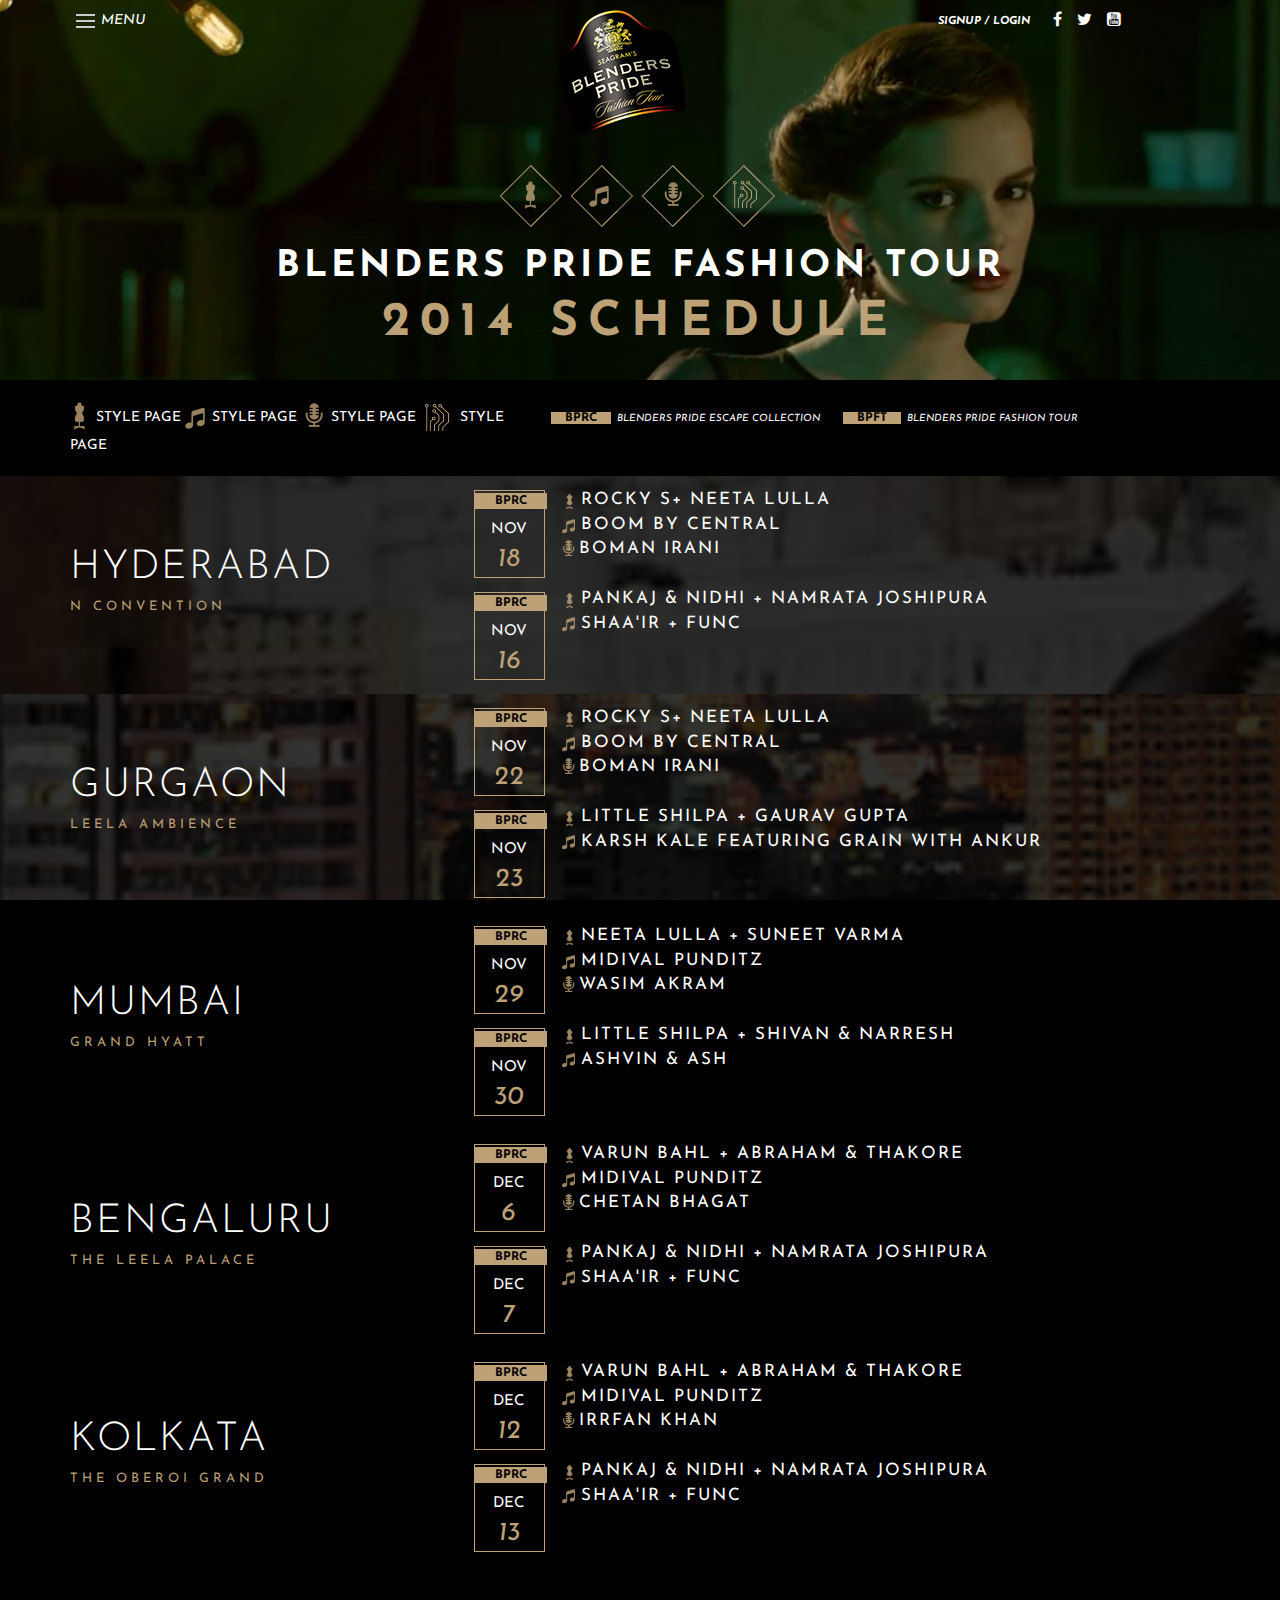
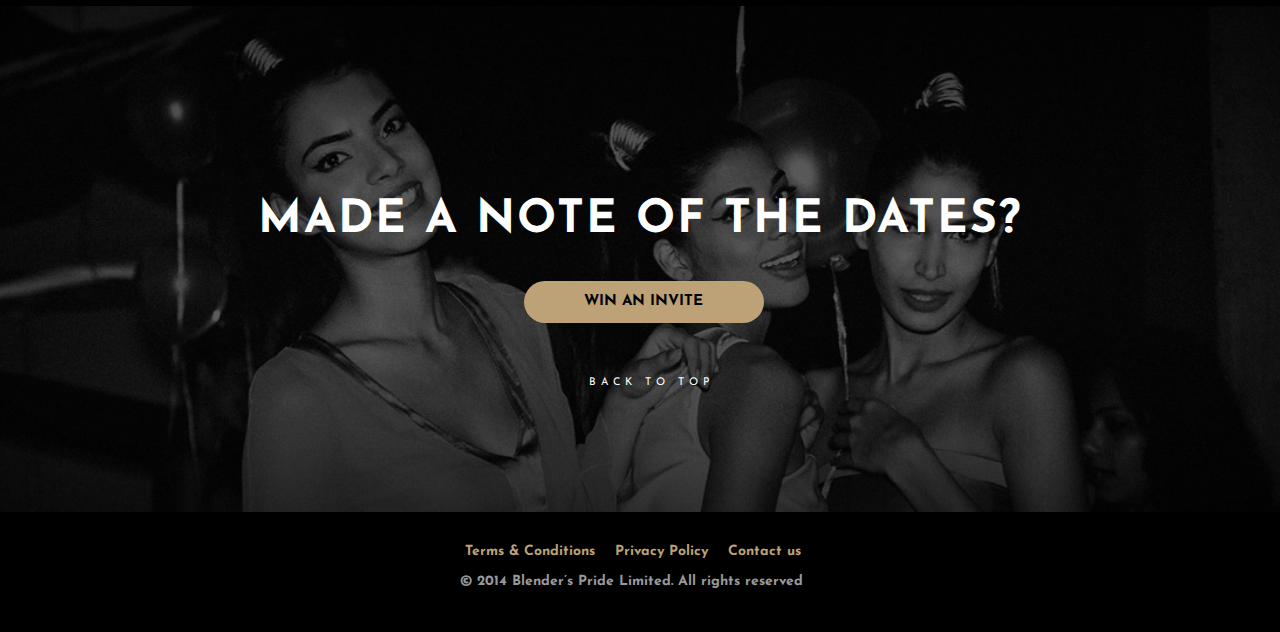
<file: schedule.html>
<!DOCTYPE html>
<html lang="en">

<head>
    <meta charset="utf-8">
    <meta http-equiv="X-UA-Compatible" content="IE=edge, chrome=1">
    <meta name="viewport" content="width=device-width, initial-scale=1">
    <meta name="description" content="">
    <meta name="author" content="">
    <link rel="shortcut icon" href="">
    <title>Blenders Pride - Schedule</title>

    <!-- Bootstrap core CSS -->
    <link href="css/bootstrap.css" rel="stylesheet">
    <link href="css/style.css" rel="stylesheet">
    <link href="css/font-awesome.min.css" rel="stylesheet">
    <link href="css/font-awesome.css" rel="stylesheet">

    <!-- HTML5 shim and Respond.js IE8 support of HTML5 elements and media queries -->
    <!--[if lt IE 9]>
            <script src="https://oss.maxcdn.com/libs/html5shiv/3.7.2/html5shiv.js"></script>
            <script src="https://oss.maxcdn.com/libs/respond.js/1.4.2/respond.min.js"></script>
        <![endif]-->


    <link rel="stylesheet" type="text/css" href="css/component.css" />

</head>

<body>
    <div class="st-container" id="st-container">

        <nav class="st-menu st-effect-11" id="menu-11">
            <h2 class="">menu</h2>
            <ul>
                <li><a class="" href="#">SCHEDULE</a>
                </li>
                <li><a class="" href="blender-style.html">STYLE BLENDERS</a>
                </li>
                <li><a class="" href="invite-list.html">INVITE LIST</a>
                </li>
                <li><a class="" href="#">ARCHIVE SITE</a>
                </li>

            </ul>
        </nav>
        <div class="st-pusher">
            <div class="st-content-inner">
                <div class="st-content">
                    <div class="style-blender">
                        <div class="container">
                            <div class="row">
                                <div class="col-md-5">
                                    <div class="menu" id="st-trigger-effects">
                                        <button data-effect="st-effect-11">
                                            <img src="img/menu.png"><i class="menu-text">menu</i>
                                        </button>
                                    </div>




                                </div>
                                <div class="col-md-3">
                                    <div class="navbar-header">

                                        <a class="navbar-brands" href="#">
                                            <img src="img/logo.png" alt="bootstrapwizard logo">
                                        </a>
                                    </div>
                                </div>
                                <div class="col-md-4 social-link">
                                    <div class="signin">
                                        <a href="#"><i>signup /</i></a>
                                        <a href="#"><i>login</i></a>

                                    </div>
                                    <div class="social">
                                        <a href="#"><i class="fa fa-facebook"></i></a> 
                                        <a href="#"> <i class="fa fa-twitter"></i>
                                        </a>
                                        <a href="#"><i class="fa fa-youtube-square"></i></a> 
                                    </div>
                                </div>

                            </div>
                            <div class="content-center style-position">
                                <div class="icon-images">
                                    <img src="img/spe-icon.png">
                                    <img src="img/music_icon.png">
                                    <img src="img/mic_icon.png">
                                    <img src="img/cir_icon.png">
                                </div>
                                <div class="schedule-head ">
                                    <h5>blenders pride fashion tour</h5>
                                    <h4>2014 schedule</h4>
                                </div>
                            </div>
                        </div>
                    </div>



                    <div class="mid-content">
                        <div class="container">
                            <div class="row icon-head">
                                <div class="col-md-5">
                                    <div class="icon-sche">
                                        <img src="img/spebig.png"><span class="name-icon">style page</span>
                                        <img src="img/musbig.png"><span class="name-icon">style page</span>
                                        <img src="img/micbig.png"><span class="name-icon">style page</span>
                                        </i>
                                        <img src="img/circuit.png"><span class="name-icon">style page</span>
                                        </i>
                                    </div>
                                </div>
                                <div class="col-md-3 label-text">
                                    <span>bprc</span><i>blenders pride escape collection</i>

                                </div>
                                <div class="col-md-3 label-text">
                                    <span>bpft</span><i>blenders pride fashion tour</i>

                                </div>
                            </div>
                        </div>
                    </div>
                    <div class=" hyderabad">
                        <div class="container">
                            <div class="row">
                                <div class="col-md-4">
                                    <div class="city-head">
                                        <h4>hyderabad</h4>
                                        <h5>n convention</h5>
                                    </div>
                                </div>
                                <div class="col-md-1">
                                    <div class="hyderabd-text label-texts">
                                        <span>bprc</span>
                                        <p>nov
                                            <br><i>18</i>
                                        </p>
                                    </div>
                                    <div class="hyderabd-text label-texts">
                                        <span>bprc</span>
                                        <p>nov
                                            <br><i>16</i>
                                        </p>
                                    </div>
                                </div>
                                <div class="col-md-6">
                                    <div class="hyderabad-name">
                                        <img src="img/speaker.png"><span class="name-icon">rocky s+ neeta lulla</span>
                                        <br>
                                        <img src="img/mus.png"><span class="name-icon">boom by central</span>
                                        <br>
                                        <img src="img/mic.png"><span class="name-icon">boman irani</span>
                                        <br>

                                    </div>
                                    <div class="hyderabad-name">
                                        <img src="img/speaker.png"><span class="name-icon">Pankaj & Nidhi + Namrata Joshipura</span>
                                        <br>
                                        <img src="img/mus.png"><span class="name-icon">Shaa'ir + Func</span>
                                        <br>


                                    </div>
                                </div>
                            </div>
                        </div>
                    </div>
                    <div class="gurgaon">
                        <div class="container">
                            <div class="row">
                                <div class="col-md-4">
                                    <div class="city-head">
                                        <h4>Gurgaon</h4>
                                        <h5>Leela Ambience</h5>
                                    </div>
                                </div>
                                <div class="col-md-1">
                                    <div class="hyderabd-text label-texts">
                                        <span>bprc</span>
                                        <p>nov
                                            <br><i>22</i>
                                        </p>
                                    </div>
                                    <div class="hyderabd-text label-texts">
                                        <span>bprc</span>
                                        <p>nov
                                            <br><i>23</i>
                                        </p>
                                    </div>
                                </div>
                                <div class="col-md-6">
                                    <div class="hyderabad-name">
                                        <img src="img/speaker.png"><span class="name-icon">rocky s+ neeta lulla</span>
                                        <br>
                                        <img src="img/mus.png"><span class="name-icon">boom by central</span>
                                        <br>
                                        <img src="img/mic.png"><span class="name-icon">boman irani</span>
                                        <br>

                                    </div>
                                    <div class="hyderabad-name">
                                        <img src="img/speaker.png"><span class="name-icon">Little Shilpa + Gaurav Gupta</span>
                                        <br>
                                        <img src="img/mus.png"><span class="name-icon">Karsh Kale featuring Grain with Ankur </span>
                                        <br>


                                    </div>
                                </div>
                            </div>
                        </div>
                    </div>
                    <div class="mumbai">
                        <div class="container">
                            <div class="row">
                                <div class="col-md-4">
                                    <div class="city-head">
                                        <h4>mumbai</h4>
                                        <h5>Grand Hyatt</h5>
                                    </div>
                                </div>
                                <div class="col-md-1">
                                    <div class="hyderabd-text label-texts">
                                        <span>bprc</span>
                                        <p>nov
                                            <br><i>29</i>
                                        </p>
                                    </div>
                                    <div class="hyderabd-text label-texts">
                                        <span>bprc</span>
                                        <p>nov
                                            <br><i>30</i>
                                        </p>
                                    </div>
                                </div>


                                <div class="col-md-6">
                                    <div class="hyderabad-name">
                                        <img src="img/speaker.png"><span class="name-icon">Neeta Lulla + Suneet Varma</span>
                                        <br>
                                        <img src="img/mus.png"><span class="name-icon">Midival Punditz</span>
                                        <br>
                                        <img src="img/mic.png"><span class="name-icon">Wasim Akram</span>
                                        <br>

                                    </div>

                                    <div class="hyderabad-name">
                                        <img src="img/speaker.png"><span class="name-icon">Little Shilpa + Shivan & Narresh</span>
                                        <br>
                                        <img src="img/mus.png"><span class="name-icon">Ashvin & Ash</span>
                                        <br>


                                    </div>
                                </div>
                            </div>
                        </div>
                    </div>
                    <div class="bangaluru">
                        <div class="container">
                            <div class="row">
                                <div class="col-md-4">
                                    <div class="city-head">
                                        <h4>bengaluru</h4>
                                        <h5>The Leela Palace</h5>
                                    </div>
                                </div>
                                <div class="col-md-1">
                                    <div class="hyderabd-text label-texts">
                                        <span>bprc</span>
                                        <p>dec
                                            <br><i>6</i>
                                        </p>
                                    </div>
                                    <div class="hyderabd-text label-texts">
                                        <span>bprc</span>
                                        <p>dec
                                            <br><i>7</i>
                                        </p>
                                    </div>
                                </div>
                                <div class="col-md-6">
                                    <div class="hyderabad-name">
                                        <img src="img/speaker.png"><span class="name-icon">Varun Bahl + Abraham & Thakore</span>
                                        <br>
                                        <img src="img/mus.png"><span class="name-icon">Midival Punditz</span>
                                        <br>
                                        <img src="img/mic.png"><span class="name-icon">Chetan Bhagat</span>
                                        <br>

                                    </div>
                                    <div class="hyderabad-name">
                                        <img src="img/speaker.png"><span class="name-icon">Pankaj & Nidhi + Namrata Joshipura</span>
                                        <br>
                                        <img src="img/mus.png"><span class="name-icon">Shaa'ir + Func</span>
                                        <br>


                                    </div>
                                </div>
                            </div>
                        </div>
                    </div>
                    <div class="kolkata">
                        <div class="container">
                            <div class="row">
                                <div class="col-md-4">
                                    <div class="city-head">
                                        <h4>kolkata</h4>
                                        <h5>The Oberoi Grand</h5>
                                    </div>
                                </div>
                                <div class="col-md-1">
                                    <div class="hyderabd-text label-texts">
                                        <span>bprc</span>
                                        <p>dec
                                            <br><i>12</i>
                                        </p>
                                    </div>
                                    <div class="hyderabd-text label-texts">
                                        <span>bprc</span>
                                        <p>dec
                                            <br><i>13</i>
                                        </p>
                                    </div>
                                </div>
                                <div class="col-md-6">
                                    <div class="hyderabad-name">
                                        <img src="img/speaker.png"><span class="name-icon">Varun Bahl + Abraham & Thakore</span>
                                        <br>
                                        <img src="img/mus.png"><span class="name-icon">Midival Punditz</span>
                                        <br>
                                        <img src="img/mic.png"><span class="name-icon">Irrfan Khan</span>
                                        <br>

                                    </div>
                                    <div class="hyderabad-name">
                                        <img src="img/speaker.png"><span class="name-icon">Pankaj & Nidhi + Namrata Joshipura</span>
                                        <br>
                                        <img src="img/mus.png"><span class="name-icon">Shaa'ir + Func</span>
                                        <br>


                                    </div>
                                </div>
                            </div>
                        </div>
                    </div>
                    <div class="space"></div>
                    <div class="inspired">
                        <div class="container inspired-text">
                            <div class="content-center">
                                <h4>MADE A NOTE OF THE DATES?</h4>
                                <a href="#">
                                    <div class="inspired-win">

                                        <p>WIN AN INVITE</p>


                                    </div>
                                </a>
                                <a href="#"><span class="back-top">back to top</span></a>

                            </div>

                        </div>
                    </div>
                    <div class="footer">
                        <div class="container">
                            <div class="content-center footer-text">
                                <p> <a href="#">Terms & Conditions</a>
                                    <a href="#">Privacy Policy</a> 
                                    <a href="#">Contact us</a> 
                                </p>
                                <p class="comp-text">© 2014 Blender’s Pride Limited. All rights reserved</p>
                            </div>
                        </div>
                    </div>
                </div>
            </div>
        </div>
    </div>




    <!-- jQuery (necessary for Bootstrap's JavaScript plugins) -->
    <script src="js/jquery.min.js"></script>
    <!-- compiled and minified Bootstrap JavaScript -->
    <script src="js/bootstrap.min.js"></script>

    <script src="js/main.js"></script>

    <script src="js/classie.js"></script>
    <script src="js/sidebarEffects.js"></script>
    <!-- For the demo ad only -->

</body>

</html>
</file>
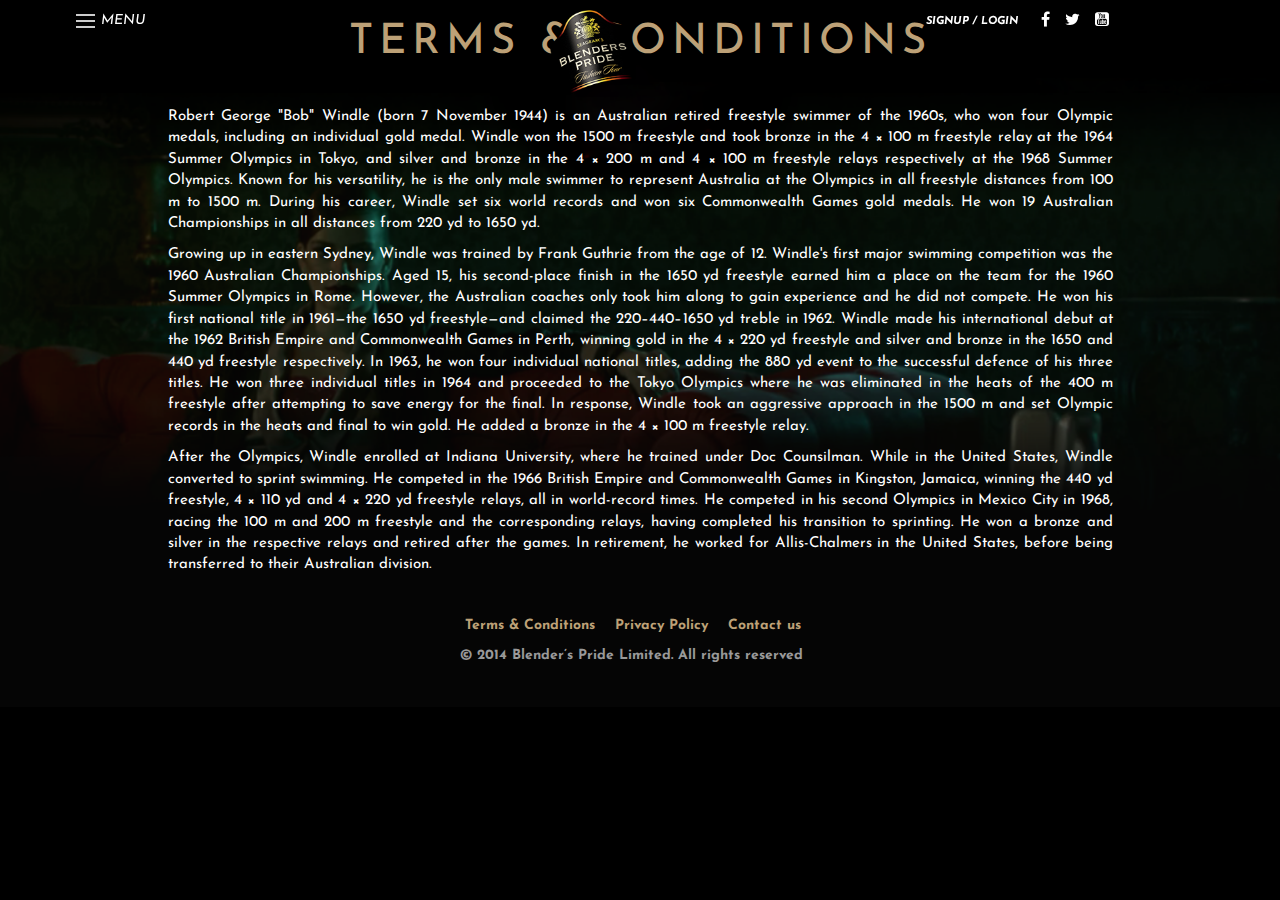
<file: terms-condition.html>
<html>

<head>
    <meta charset="utf-8">
    <meta http-equiv="X-UA-Compatible" content="IE=edge, chrome=1">
    <meta name="viewport" content="width=device-width, initial-scale=1">
    <meta name="description" content="">
    <meta name="author" content="">
    <link rel="shortcut icon" href="">
    <title>Blenders Pride - Terms & Conditions</title>

    <!-- Bootstrap core CSS -->
    <link href="css/bootstrap.css" rel="stylesheet">
    <link href="css/style.css" rel="stylesheet">
    <link href="css/font-awesome.min.css" rel="stylesheet">
    <link href="css/font-awesome.css" rel="stylesheet">

    <!-- HTML5 shim and Respond.js IE8 support of HTML5 elements and media queries -->
    <!--[if lt IE 9]>
            <script src="https://oss.maxcdn.com/libs/html5shiv/3.7.2/html5shiv.js"></script>
            <script src="https://oss.maxcdn.com/libs/respond.js/1.4.2/respond.min.js"></script>
        <![endif]-->


    <link rel="stylesheet" type="text/css" href="css/component.css" />


</head>

<body style="background: black;">
<div class="st-container" id="st-container">

    

        <nav class="st-menu st-effect-11" id="menu-11">
            <h2 class="">menu</h2>
            <ul>
                <li><a class="" href="#">SCHEDULE</a>
                </li>
                <li><a class="" href="blender-style.html">STYLE BLENDERS</a>
                </li>
                <li><a class="" href="invite-list.html">INVITE LIST</a>
                </li>
                <li><a class="" href="#">ARCHIVE SITE</a>
                </li>

            </ul>
        </nav>
        <div class="st-pusher">
            <div class="st-content-inner">
                 
                <div class="st-content" >
                  <div class="reset" >
                        <div class="container">


                            <div class="row index">
                                <div class="col-md-5">
                                    <div class="menu" id="st-trigger-effects">
                                        <button data-effect="st-effect-11">
                                            <img src="img/menu.png"><i class="menu-text">menu</i>
                                        </button>
                                    </div>




                                </div>
                                <div class="col-md-3">
                                    <div class="navbar-header">

                                        <a class="navbar-brands" href="#">
                                            <img src="img/logo.png" alt="bootstrapwizard logo" height=85>
                                        </a>
                                    </div>
                                </div>
                                <div class="col-md-4 social-link">
                                    <div class="signin">
                                        <a href="#"><i>signup /</i></a>
                                        <a href="login.html"><i>login</i></a>

                                    </div>
                                    <div class="social">
                                        <a href="#"><i class="fa fa-facebook"></i></a> 
                                        <a href="#"> <i class="fa fa-twitter"></i>
                                        </a>
                                        <a href="#"><i class="fa fa-youtube-square"></i></a> 
                                    </div>
                                </div>

                            </div>
                            <div class="row">
                                <div class="col-md-1"></div>
                                <div class="col-md-10">
                                    <div class="contents1">
                                        <h3>TERMS & CONDITIONS</h3>
                                        <div class="play">

                                        </div>
                                        <div class="contents-content">
                                            <p align="justify">
                                                Robert George "Bob" Windle (born 7 November 1944) is an Australian retired freestyle swimmer of the 1960s, who won four Olympic medals, including an individual gold medal. Windle won the 1500 m freestyle and took bronze in the 4 × 100 m freestyle relay at the 1964 Summer Olympics in Tokyo, and silver and bronze in the 4 × 200 m and 4 × 100 m freestyle relays respectively at the 1968 Summer Olympics. Known for his versatility, he is the only male swimmer to represent Australia at the Olympics in all freestyle distances from 100 m to 1500 m. During his career, Windle set six world records and won six Commonwealth Games gold medals. He won 19 Australian Championships in all distances from 220 yd to 1650 yd.
                                            </p>
                                            <p align="justify">

                                                Growing up in eastern Sydney, Windle was trained by Frank Guthrie from the age of 12. Windle's first major swimming competition was the 1960 Australian Championships. Aged 15, his second-place finish in the 1650 yd freestyle earned him a place on the team for the 1960 Summer Olympics in Rome. However, the Australian coaches only took him along to gain experience and he did not compete. He won his first national title in 1961—the 1650 yd freestyle—and claimed the 220–440–1650 yd treble in 1962. Windle made his international debut at the 1962 British Empire and Commonwealth Games in Perth, winning gold in the 4 × 220 yd freestyle and silver and bronze in the 1650 and 440 yd freestyle respectively. In 1963, he won four individual national titles, adding the 880 yd event to the successful defence of his three titles. He won three individual titles in 1964 and proceeded to the Tokyo Olympics where he was eliminated in the heats of the 400 m freestyle after attempting to save energy for the final. In response, Windle took an aggressive approach in the 1500 m and set Olympic records in the heats and final to win gold. He added a bronze in the 4 × 100 m freestyle relay.
                                            </p>
                                            <p align="justify">
                                                After the Olympics, Windle enrolled at Indiana University, where he trained under Doc Counsilman. While in the United States, Windle converted to sprint swimming. He competed in the 1966 British Empire and Commonwealth Games in Kingston, Jamaica, winning the 440 yd freestyle, 4 × 110 yd and 4 × 220 yd freestyle relays, all in world-record times. He competed in his second Olympics in Mexico City in 1968, racing the 100 m and 200 m freestyle and the corresponding relays, having completed his transition to sprinting. He won a bronze and silver in the respective relays and retired after the games. In retirement, he worked for Allis-Chalmers in the United States, before being transferred to their Australian division.
                                            </p>
                                        </div>
                                    </div>
                                    <div class="foot">
                                        <div class="content-center footer-text">
                                            <p> <a href="#">Terms & Conditions</a>
                                                <a href="#">Privacy Policy</a> 
                                                <a href="#">Contact us</a> 
                                            </p>
                                            <p class="comp-text">© 2014 Blender’s Pride Limited. All rights reserved</p>
                                        </div>
                                    </div>
                                </div>
                                <div class="col-md-10"></div>
                                <!-- /.navbar-collapse -->
                            </div>



                            <!-- /.navbar-collapse -->
                        </div>
                    </div>
                </div>
            </div>
        </div>
    </div>


    <!-- jQuery (necessary for Bootstrap's JavaScript plugins) -->
    <script src="js/jquery.min.js"></script>
    <!-- compiled and minified Bootstrap JavaScript -->
    <script src="js/bootstrap.min.js"></script>

    <script src="js/main.js"></script>

    <script src="js/classie.js"></script>
    <script src="js/sidebarEffects.js"></script>
    <!-- For the demo ad only -->

</body>

</html>
</file>
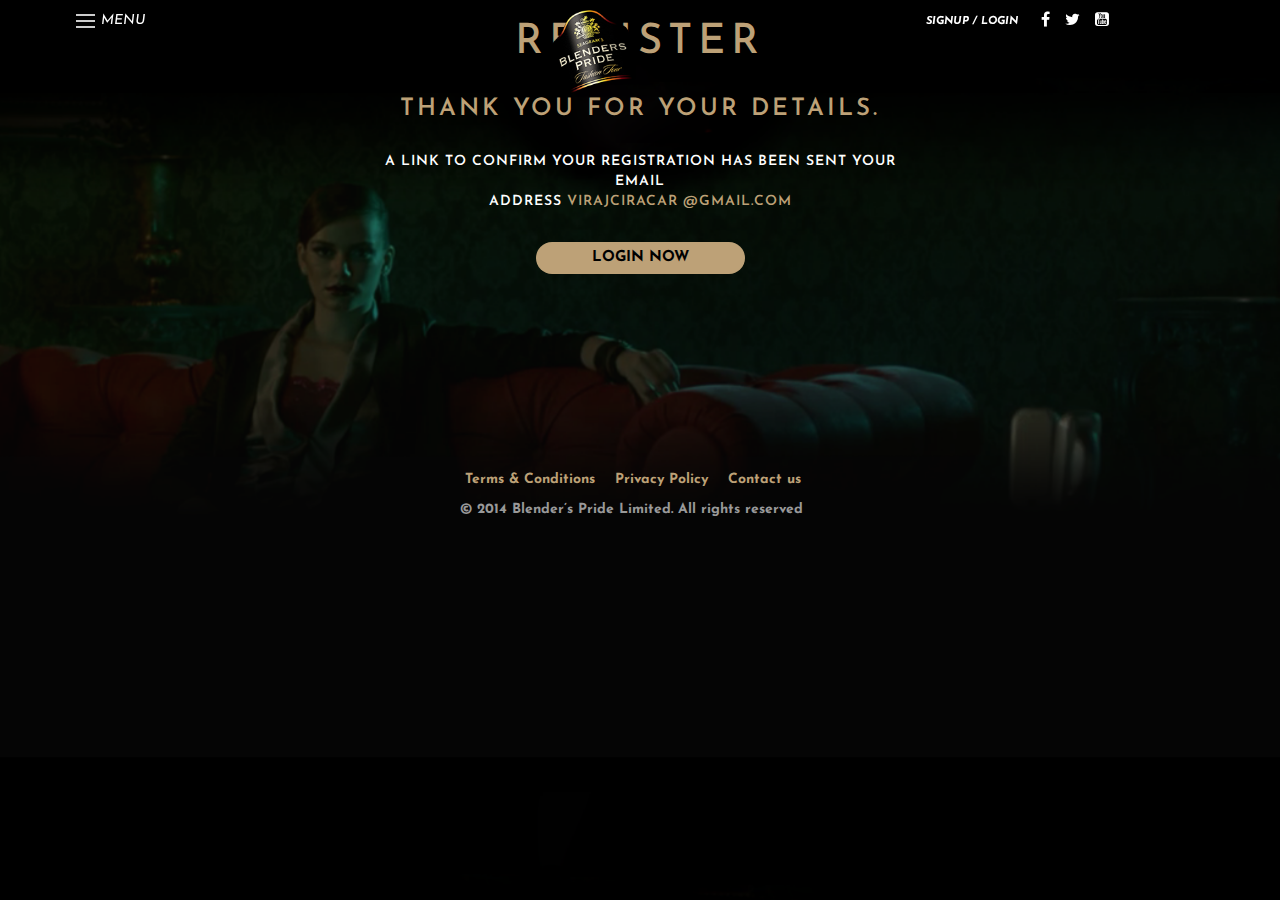
<file: thank-register.html>
<html>

<head>
    <meta charset="utf-8">
    <meta http-equiv="X-UA-Compatible" content="IE=edge, chrome=1">
    <meta name="viewport" content="width=device-width, initial-scale=1">
    <meta name="description" content="">
    <meta name="author" content="">
    <link rel="shortcut icon" href="">
    <title>Blenders Pride - Invite List</title>

    <!-- Bootstrap core CSS -->
    <link href="css/bootstrap.css" rel="stylesheet">
    <link href="css/style.css" rel="stylesheet">
    <link href="css/font-awesome.min.css" rel="stylesheet">
    <link href="css/font-awesome.css" rel="stylesheet">

    <!-- HTML5 shim and Respond.js IE8 support of HTML5 elements and media queries -->
    <!--[if lt IE 9]>
            <script src="https://oss.maxcdn.com/libs/html5shiv/3.7.2/html5shiv.js"></script>
            <script src="https://oss.maxcdn.com/libs/respond.js/1.4.2/respond.min.js"></script>
        <![endif]-->


    <link rel="stylesheet" type="text/css" href="css/component.css" />


</head>

<body style="background: black;">
    <div class="" id="st-container">

       

            <nav class="st-menu st-effect-11" id="menu-11">
                <h2 class="">menu</h2>
                <ul>
                    <li><a class="" href="#">SCHEDULE</a>
                    </li>
                    <li><a class="" href="blender-style.html">STYLE BLENDERS</a>
                    </li>
                    <li><a class="" href="invite-list.html">INVITE LIST</a>
                    </li>
                    <li><a class="" href="#">ARCHIVE SITE</a>
                    </li>

                </ul>
            </nav>
            <div class="st-pusher">
                <div class="st-content-inner">
                    <div class="st-content">
                        <div class="section reset" style="min-height: 471px;">
                        <div class="container">


                            <div class="row index">
                                <div class="col-md-5">
                                    <div class="menu" id="st-trigger-effects">
                                        <button data-effect="st-effect-11">
                                            <img src="img/menu.png"><i class="menu-text">menu</i>
                                        </button>
                                    </div>




                                </div>
                                <div class="col-md-3">
                                    <div class="navbar-header">

                                        <a class="navbar-brands" href="#">
                                            <img src="img/logo.png" alt="bootstrapwizard logo" height=85>
                                        </a>
                                    </div>
                                </div>
                                <div class="col-md-4 social-link">
                                    <div class="signin">
                                        <a href="#"><i>signup /</i></a>
                                        <a href="login.html"><i>login</i></a>

                                    </div>
                                    <div class="social">
                                        <a href="#"><i class="fa fa-facebook"></i></a> 
                                        <a href="#"> <i class="fa fa-twitter"></i>
                                        </a>
                                        <a href="#"><i class="fa fa-youtube-square"></i></a> 
                                    </div>
                                </div>

                            </div>
                            <div class="row row-minheight">
                                <div class="col-md-3"></div>
                                <div class="col-md-6  text-center">
                                    <div class="contents1">
                                        <h3>Register</h3>
                                        <h5>Thank you for your details.</h5>
                                        
                                   <h10>A link to confirm your registration has been sent your email<br>
                                    address <span class="clr-gold">VIRAJCIRACAR @GMAIL.COM</span></h10>
                                    <div class="content-button1 pading1">
                                        <a><button>LOGIN NOW</button></a>
                                    </div>
                                    
                                </div>
                                </div>
                                <div class="col-md-3"></div>
                            </div>
<div class="foot">

                                        <div class="content-center footer-text1">
                                            <p> <a href="#">Terms & Conditions</a>
                                                <a href="#">Privacy Policy</a> 
                                                <a href="#">Contact us</a> 
                                            </p>
                                            <p class="comp-text">© 2014 Blender’s Pride Limited. All rights reserved</p>
                                        </div>
                                    </div>


                            <!-- /.navbar-collapse -->
                        </div>
                    </div>
                </div>
            </div>
        </div>
    </div>
   

    <!-- jQuery (necessary for Bootstrap's JavaScript plugins) -->
    <script src="js/jquery.min.js"></script>
    <!-- compiled and minified Bootstrap JavaScript -->
    <script src="js/bootstrap.min.js"></script>

    <script src="js/main.js"></script>

    <script src="js/classie.js"></script>
    <script src="js/sidebarEffects.js"></script>
    <!-- For the demo ad only -->

</body>

</html>
</file>
<file: css/style.css>
@import url(http://fonts.googleapis.com/css?family=Josefin+Sans:100,300,400,600,700,100italic,300italic,400italic,600italic,700italic);
 .section {
    background: #000;
    background-size: cover;
    /*    border-bottom: 1px solid #aaa;*/
}
.section.intro {
    background: #000 url(../img/bg1.jpg) no-repeat center center;
    background-size: cover;
}
.section.home {
    background: #000 url(../img/bg2.jpg) no-repeat center center;
    background-size: cover;
}
.section.blenders {
    background: #000 url(../img/bg3.jpg) no-repeat center center;
    background-size: cover;
}
.section.priyanka {
    background: #000 url(../img/bg4.jpg) no-repeat center center;
    background-size: cover;
}
.section.tour {} .section.top {
    background: #000 url(../img/bg5.jpg) no-repeat center center;
    background-size: cover;
}
.inspired {
    background: #000 url(../img/bg6.jpg) no-repeat center center;
    background-size: cover;
}
.section.schedule {
    background: #000 url(../img/bg7.jpg) no-repeat fixed center center;
    background-size: cover;
}
.style-blender {
    background: #000 url(../img/bg7.jpg) no-repeat center center;
    background-size: cover;
}
.hyderabad {
    background: #000 url(../img/hyderabad.jpg) no-repeat fixed center center;
    background-size: cover;
}
.gurgaon {
    background: #000 url(../img/bg8.jpg) no-repeat fixed center center;
    background-size: cover;
}
.mumbai {
    background: #000 url(../img/mumbai.jpg) no-repeat fixed center center;
    background-size: cover;
}
.bangaluru {
    background: #000 url(../img/bangluru.jpg) no-repeat fixed center center;
    background-size: cover;
}
.kolkata {
    background: #000 url(../img/kolkata.jpg) no-repeat fixed center center;
    background-size: cover;
}
.profile-head {
    background: #000 url(../img/profile_head.png) no-repeat fixed center center;
    background-size: cover;
}
/*sohan css*/

.section.reset {
    background: #000 url(../img/background_image.png) no-repeat fixed center center;
    background-size: cover;
}
.reset {
    background: #000 url(../img/background_image.png) no-repeat fixed center center;
    background-size: cover;
}
/*css end*/

.section.footer {
    height: 120px !important;
}
h1,
h2,
h4,
h6 {
    color: white;
    text-transform: uppercase;
    font-weight: 700;
}
h1 {
    font-size: 130px;
    letter-spacing: 15px;
    /* padding-bottom: 20px; */
    color: #bda177;
    font-weight: 600;
    margin: 32px auto;
}
h2 {} h4 {
    font-size: 20px;
    letter-spacing: 6px;
}
body {
    font-family: "Josefin Sans";
    background: black;
}
body a:hover {
    text-decoration: none;
}
.content-center {
    text-align: center;
}
.section.intro .content-center {
    text-align: center;
    padding: 22% 0;
}
.section.intro .scroll {
    position: relative;
    bottom: 115px;
    width: 100%;
    right: 0px;
}
body a{
text-decoration: none;
}
a {
    color: #cccccc;
    text-decoration: none;
}
.nav > li > a {
    position: relative;
    display: block;
    padding: 10px 30px;
    font-weight: 700;
}
.nav > li > a:hover,
.nav > li > a:focus {
    text-decoration: none;
    background-color: transparent;
}
.signin {
    color: #ffffff;
    padding-top: 14px;
    font-size: 11px;
    font-family: "Josefin Sans";
    text-transform: uppercase;
    font-weight: 700;
}
.signin a {
    color: #ffffff;
    text-decoration: none;
}
.social a {
    color: #ffffff;
}
.section.home .contents {
    text-align: center;
    margin: 36px;
}
.menu {
    padding-top: 10px;
    background: transparent;
}
.menu button {
    background: transparent;
    border: none;
    vertical-align: middle;
}
.menu-text {
    font-size: 14px;
    color: #fff;
    padding-left: 6px;
    font-family: "Josefin Sans";
    text-transform: uppercase;
    vertical-align: middle;
}
.contents h3 {
    font-size: 45.78px;
    padding-bottom: 20px;
    color: #fff;
    font-family: "Josefin Sans";
    text-transform: uppercase;
    font-weight: 700;
}
.contents h5 {
    font-size: 21.78px;
    padding-bottom: 10px;
    border-bottom: 2px solid #bda177;
    color: white;
    text-transform: uppercase;
    letter-spacing: 12px;
    /* font-weight: 700; */
}
.contents h6 {
    font-size: 17px;
    padding-bottom: 20px;
    border-bottom: 2px solid #bda177;
    color: white;
    text-transform: uppercase;
    font-weight: 600;
    letter-spacing: 2px;
}
.contents .home-invite {
    background: #bda177;
    width: 300px;
    border-radius: 30px;
    position: relative;
    /* left: 50%; */
    /* margin-left: -130px; */
    /* margin-top: 20px; */
    /* margin-bottom: 100px; */
    margin: 70px auto;
    bottom: 56px;
}
.contents .home-invite p {
    font-size: 15px;
    color: #000000;
    padding: 10px 10px 0px;
    text-transform: uppercase;
    font-weight: 700;
}
.style-text {
    background: #bda177;
    width: 350px;
    border-radius: 30px;
    position: relative;
    left: 28%;
    /* margin-left: -180px; */
    margin-top: 20px;
    /* margin-bottom: 100px; */
}
.blender-bottom .style-text p {
    font-size: 15px;
    color: #000000;
    padding: 12px 12px 11px;
    text-transform: uppercase;
    font-weight: 700;
    text-shadow: none;
}
.contents p {
    font-size: 12px;
    color: #bda177;
    text-transform: uppercase;
    font-weight: 700;
}
.section.home .collapse {
    display: block;
}
.mid-content {
    background: black;
}
.section.home .navbar-brands {} .navbar-header {
    padding-top: 10px;
}
.social-link {
    position: relative;
    right: -88px;
}
.mid-content h3 {
    color: #fff;
    font-size: 36.62px;
    font-family: "Josefin Sans";
    text-transform: uppercase;
    font-weight: 700;
    letter-spacing: 2px;
}
.head-foot h3{
  color: #fff;
    font-size: 36.62px;
    font-family: "Josefin Sans";
    text-transform: uppercase;
    font-weight: 700;
    letter-spacing: 2px;
}
.mid-content .content-center {
    text-align: center;
    margin-top: 130px;
}
.mid-content h5 {
    color: #bda177;
    font-size: 12px;
    font-family: "Josefin Sans";
    text-transform: uppercase;
    font-weight: 600;
    letter-spacing: 2px;
}
.mid-content .blend {
    background: #000;
    width: 350px;
    border-radius: 30px;
    position: relative;
    /* left: 50%; */
    /* margin-left: -150px; */
    /* margin-top: 25px; */
    border: 1px solid #bda177;
    /* margin-bottom: -12px; */
    margin: 33px auto;
}
.mid-content p {
    font-size: 10.66px;
    color: #fff;
    padding: 10px 0px 0px;
    text-transform: uppercase;
    font-weight: 700;
    letter-spacing: 4px;
}
.blender-bottom h5 {
    font-size: 50px;
    color: #fff;
    text-transform: uppercase;
    text-align: center;
    font-weight: 600;
    letter-spacing: 7px;
}
.blender-bottom h6 {
    font-size: 16px;
    color: #fff;
    text-transform: uppercase;
    text-align: center;
    font-weight: 700;
    letter-spacing: 2px;
}
.blender-bottom h7 {
    font-weight: 700;
    font-size: 12px;
    color: #bda177;
    text-transform: uppercase;
    position: relative;
    top: 35px;
    letter-spacing: 2px;
}
.blenders .blenders-invite {
    background: #bda177;
    width: 429px;
    border-radius: 30px;
    position: relative;
    left: 50%;
    margin-left: -217px;
    margin-top: 50px;
    font-weight: 700;
}
.blenders .blenders-invite p {
    font-size: 15px;
    color: #000000;
    padding: 10px 10px;
    text-transform: uppercase;
    font-weight: 700;
}
.blender-bottom {
    padding-top: 300px;
}
.content-priya {
    position: relative;
    margin-top: 169px;
}
.content-priya h4 {
    font-size: 46px;
    text-transform: uppercase;
    color: #fff;
    padding-bottom: 10px;
    border-bottom: 3px solid #bda177;
}
.section.priyanka .content-priya h6 {
    font-size: 16px;
    text-transform: uppercase;
    color: #fff;
    border-top: 3px solid #bda177;
    letter-spacing: 2px;
    padding-top: 20px;
    font-weight: 600;
}
.play {
    padding-bottom: 15px;
    padding-top: 15px;
}
.social {
    color: #fff;
    font-size: 16px;
    position: absolute;
    top: 10px;
    left: 130px;
    letter-spacing: 5px;
}
.follow {
    padding-top: 30px;
}
.follow .gold {
    color: #bda177;
}
.follow h5 {
    text-align: center;
    color: white;
    text-transform: uppercase;
    font-size: 26px;
    letter-spacing: 2px;
    font-weight: 300;
    font-style: italic;
}
.follows .gold {
    color: #bda177;
}
.style-pos {
margin-top: 160px;
}
.follows h5 {
    text-align: center;
    color: white;
    text-transform: uppercase;
    font-size: 36px;
    letter-spacing: 2px;
    font-weight: 300;
}
.follows p {
    text-align: center;
    color: white;
    text-transform: uppercase;
    font-size: 18px;
    letter-spacing: 2px;
    font-weight: 300;
    padding-bottom: 20px;
}
.top-pad {
    padding-top: 30px;
}
.carousel,
.item,
.active {
    height: 100%;
}
.carousel-inner {
    height: 100%;
}
/* Background images are set within the HTML using inline CSS, not here */

.fill {
    width: 100%;
    height: 100%;
    background-position: center;
    -webkit-background-size: cover;
    -moz-background-size: cover;
    background-size: cover;
    -o-background-size: cover;
}
p.fa.fa-instagram {
    font-size: 20px;
    color: #bda177;
    padding-top: 30px;
    position: relative;
    right: 77px;
}
p.fa.fa-instagram .text {
    color: white;
    text-transform: uppercase;
    font-size: 16px;
    padding-left: 10px;
    vertical-align: middle;
    font-family: "Josefin Sans";
    font-weight: 700;
}
p.fa.fa-facebook {
    font-size: 20px;
    color: #bda177;
    padding-top: 30px;
    position: relative;
    right: 126px;
}
p.fa.fa-facebook .text {
    color: white;
    text-transform: uppercase;
    font-size: 16px;
    padding-left: 10px;
    vertical-align: middle;
    font-family: "Josefin Sans";
    font-weight: 700;
}
p.fa.fa-twitter {
    font-size: 20px;
    color: #bda177;
    padding-top: 30px;
    position: relative;
    right: 126px;
}
p.fa.fa-twitter .text {
    color: white;
    text-transform: uppercase;
    font-size: 16px;
    padding-left: 10px;
    vertical-align: middle;
    font-family: "Josefin Sans";
    font-weight: 700;
}
.section.tour .social-like {
    text-align: center;
}
.instagram .panel {
    margin-bottom: 20px;
    background-color: #000;
    width: 310px;
    height: 421px;
    background: transparent;
}
.instagram .panel-body {
    padding: 15px;
    color: white;
    width: 310px;
    height: 421px;
}
.twitter .panel {
    border: none;
    margin-bottom: 20px;
    background-color: #fff;
    border-radius: 0px;
}
.twitter .panel-body {
    padding: 15px;
    color: #000;
    width: 310px;
    height: 421px;
}
.twitter .panel-heading {
    background: #000;
    padding: 16px 15px;
    border-bottom: 0px solid transparent;
    border-top-left-radius: 0px;
    border-top-right-radius: 0px;
}
.top h5 {
    padding-top: 20px;
    text-align: center;
    color: white;
    text-transform: uppercase;
    font-size: 32px;
    letter-spacing: 5px;
    font-style: italic;
}
.top-share {
    background: #bda177;
    width: 346px;
    border-radius: 30px;
    position: relative;
    left: 50%;
    margin-left: -175px;
    margin-top: 25px;
    font-weight: 700;
    margin-bottom: 70px;
}
.top-share p {
    font-size: 15px;
    color: #000000;
    padding: 10px 10px;
    text-transform: uppercase;
    font-weight: 700;
    text-align: center;
}
.pro-data .top-share p {
    font-size: 15px;
    color: #000000;
    padding: 10px 10px;
    text-transform: uppercase;
    font-weight: 700;
    text-align: center;
}
.col1 .panel {
    margin-bottom: 20px;
    border: none;
    background-color: #fff;
}
.col1 .panel-body {
    padding: 0px;
}
.col1 .panel-heading {
    width: 100%;
    background: #fff;
    height: 48px;
    padding: 0px 0px;
    border-bottom: 0px solid transparent;
    border-top-left-radius: 0px;
    border-top-right-radius: 0px;
}
.col1 .panel-footer {
    background-color: #f5f5f5;
    border-top: 0px solid #ddd;
    border-bottom-right-radius: 0px;
    border-bottom-left-radius: 0px;
    font-size: 15px;
    color: #a9a9a9;
    letter-spacing: 0px;
    width: 100%;
    padding: 0px;
}
.panel-footer .i {
    border-left: 1px solid #000;
}
.circular {
    width: 40px;
    height: 40px;
    border-radius: 150px;
    -webkit-border-radius: 50px;
    -moz-border-radius: 150px;
    margin-left: 10px;
    margin-top: 4px;
}
.top-text {
    padding-left: 10px;
    font-size: 12.65px;
    font-weight: 700;
}
.rect {
    position: absolute;
    right: 15px;
}
.rect2 {
    /* padding-left: 56px; */
    position: absolute;
    right: 14px;
}
.body-text p {
    text-align: center;
    font-size: 13.5px;
    font-weight: 700;
    padding-left: 10px;
    padding: 10px 20px 34px;
}
.foot-text {
    background: transparent;
    width: 253px;
    border-radius: 30px;
    position: relative;
    left: 50%;
    margin-left: -130px;
    margin-top: 25px;
    border: 1px solid #bda177;
    margin-bottom: 66px;
}
.foot-text p {
    font-size: 10.66px;
    color: #fff;
    padding: 10px 37px 0px 36px;
    text-transform: uppercase;
    font-weight: 700;
    letter-spacing: 5px;
}
.content-center h4 {
    font-size: 46px;
    font-weight: 700;
    text-align: center;
    letter-spacing: 2px;
}
.inspired-win {
    background: #bda177;
    width: 240px;
    border-radius: 30px;
    position: relative;
    left: 55%;
    margin-left: -175px;
    margin-top: 35px;
    font-weight: 700;
}
.inspired-win p {
    font-size: 15px;
    color: #000000;
    padding: 10px 10px;
    text-transform: uppercase;
    font-weight: 700;
}
.inspired-text {
    padding: 14% 0;
}
.back-top {
    font-size: 10.66px;
    letter-spacing: 5px;
    color: #fff;
    text-transform: uppercase;
    position: absolute;
    padding-top: 42px;
    left: 46%;
}
.footer-text {
    padding: 30px;
}
.footer-text p {
    font-size: 14px;
    font-weight: 700;
}
.footer-text a {
    padding-right: 15px;
    color: #bda177;
}
.comp-text {
    color: #999;
    margin-left: -18px;
}
.footer {
    background: black;
}
.intro h4 {
    font-size: 27px;
    letter-spacing: 7px;
    margin: -20px;
}
.space {
    background: #000;
    height: 40px;
}
.col1 .panel-footer a {
    border-left: 1px solid #e6e6e6;
    padding: 10px;
    display: inline-block;
    letter-spacing: normal;
}
.col1 .panel-footer a:hover,
a:focus {
    color: #676767;
}
.show h3 {
    text-align: center;
    color: #fff;
    font-size: 46px;
    font-family: "Josefin Sans";
    text-transform: uppercase;
    font-weight: 700;
    letter-spacing: 12px;
}
.show p {
    text-align: center;
    color: #bda177;
    font-size: 16px;
    font-family: "Josefin Sans";
    text-transform: uppercase;
    font-weight: 700;
    letter-spacing: 2px;
}
.tabs {
    text-align: center;
    font-size: 40px;
    color: #ccc;
    margin-top: 25px;
    margin-right: 50px;
}
i.fa.fa-male {
    /* width: 0px; */
    /* height: 60px; */
    /* padding: 16px 24px; */
    padding: 15px 16px 4px 16px;
}
i.fa.fa-music {
    /* width: 0px; */
    /* height: 60px; */
    /* padding: 16px 24px; */
    padding: 15px 16px 4px 16px;
}
i.fa.fa-th-large {
    /* width: 0px; */
    /* height: 60px; */
    /* padding: 16px 24px; */
    padding: 15px 24px 4px 24px;
}
i.fa.fa-microphone {
    /* width: 0px; */
    /* height: 60px; */
    /* padding: 16px 24px; */
    padding: 15px 16px 4px 16px;
}
i.fa.fa-male:hover {
    border: 1px solid #bda177;
    /* width: 0px; */
    /* height: 60px; */
    /* padding: 16px 24px; */
    padding: 15px 16px 4px 16px;
}
i.fa.fa-music:hover {
    border: 1px solid #bda177;
    /* width: 0px; */
    /* height: 60px; */
    /* padding: 16px 24px; */
    padding: 15px 16px 4px 16px;
}
i.fa.fa-th-large:hover {
    border: 1px solid #bda177;
    /* width: 0px; */
    /* height: 60px; */
    /* padding: 16px 24px; */
    padding: 15px 24px 4px 24px;
}
i.fa.fa-microphone:hover {
    border: 1px solid #bda177;
    /* width: 0px; */
    /* height: 60px; */
    /* padding: 16px 24px; */
    padding: 15px 16px 4px 16px;
}
.tabs .icon-text {
    color: #ccc;
    font-size: 11px;
    text-transform: uppercase;
    font-weight: 700;
    font-family: "Josefin Sans";
    padding-top: 5px;
}
.tabs .icon-text:hover {
    color: #bda177;
    font-size: 11px;
    text-transform: uppercase;
    font-weight: 700;
    font-family: "Josefin Sans";
    padding-top: 5px;
}
.tabs a {
    padding-left: 70px;
}
.blender-img {
    margin-top: 40px;
    width: 100%;
    position: relative;
}
.blender-img h2 {
    text-align: center;
    color: #bda177;
    font-size: 16px;
    text-transform: uppercase;
    font-weight: 700;
    font-family: "Josefin Sans";
    letter-spacing: 2px;
    position: absolute;
    bottom: 38px;
    left: 80px;
}
.blender-img h3 {
    text-align: center;
    color: #bda177;
    font-size: 10px;
    text-transform: uppercase;
    font-weight: 700;
    font-family: "Josefin Sans";
    letter-spacing: 2px;
    position: absolute;
    bottom: 16px;
    left: 111px;
}
.blender-bottom .blend {
    background: transparent;
    width: 300px;
    border-radius: 30px;
    position: relative;
    left: 50%;
    margin-left: -150px;
    margin-top: 25px;
    border: 1px solid #bda177;
    margin-bottom: 50px;
}
.blender-bottom p {
    font-size: 10.66px;
    color: #fff;
    padding: 10px 0px 0px;
    text-transform: uppercase;
    font-weight: 700;
    letter-spacing: 2px;
}
.next-pos {
    position: absolute;
    top: 40%;
    right: 0%;
}
.pre-pos {
    position: absolute;
    top: 40%;
    left: 0%;
}
/*sohan css*/

.input-content input {
    height: 34px;
    width: 360px;
    border: 1px solid #bda177;
    background: 111111;
    padding: 19px;
    font-size: 17px;
    margin: 8px;
}
.margin1 {
    margin-top: 52px;
}
.col-md-6-pad button {
    border-radius: 30px;
    background: #bda177;
    border: #bda177;
    width: 98px;
    font-size: 19px;
    color: black;
    font-weight: 700;
}
.color-p1 h3 {
    margin-top: 50px;
    margin-bottom: 50px;
    color: #bda177;
}
.button-content {
    padding-left: 90px;
}
.col-md-6-pad1 {
    position: absolute;
    right: -36px;
    font-size: 16px;
    color: white;
    font-weight: 600;
}
.col-md-6-pad {
    padding-left: 70px;
}
.row-margin {
    margin-top: 20px;
}
.home-invite {
    background: #000000;
    border: 1px solid #ffffff;
    width: 350px;
    border-radius: 30px;
    position: relative;
    /* left: 50%; */
    /* margin-left: -190px; */
    /* margin-top: 20px; */
    /* margin-bottom: 10px; */
    margin: 0 auto;
}
.home-invite p {
    font-size: 18px;
    color: #ffffff;
    text-transform: uppercase;
    font-weight: 600;
}
.home-invite p i {
    background: white;
    height: 30px;
    width: 30px;
    -moz-border-radius: 50px;
    -webkit-border-radius: 50px;
    border-radius: 50px;
    padding: 7px 9px;
    color: #000000;
    margin-left: 29px;
    margin-right: 42px;
    font-size: 20px;
    position: relative;
    top: 4px;
}
.content-newacc p {
    color: white;
    text-align: center;
    font-size: 16px;
    padding-top: 40px;
    margin-bottom: 31px;
    font-weight: 600;
}
.follow1 h5 {
    text-align: center;
    color: white;
    text-transform: uppercase;
    font-size: 26px;
    letter-spacing: 2px;
    font-weight: 800;
}
.follow1 h4 {
    font-size: 20px;
    letter-spacing: 3px;
}
.pad1 {
    padding: 54px;
}
.col-md-3.col1.posts {
    float: none;
    margin-bottom: 0px;
}
/*css end*/

.profile-back {
    background-color: #000;
}
.profile-img {
    margin-top: 100px;
}
.profile-img .prof-mini {
    position: relative;
    left: 115px;
    bottom: 74px;
}
.profile-text {
    margin-top: 100px;
}
.profile-text h3 {
    font-size: 36px;
    color: #fff;
    text-transform: uppercase;
    letter-spacing: 2px;
    padding: 0px 32px;
}
.profile-text .profile-edit {
    background: transparent;
    width: 300px;
    padding: 10px;
    border: 2px solid #bda177;
    text-align: center;
}
.profile-text .profile-image {
    background: transparent;
    width: 243px;
    padding: 10px;
    border: 2px solid #bda177;
    text-align: center;
    margin-left: 48px;
}
.profile-text.profile-edit h5 {
    color: #bda177;
    font-size: 14px;
    position: absolute;
    text-transform: uppercase;
    letter-spacing: 2px;
}
.profile-text h5 {
    font-size: 18px;
    color: #bda177;
    text-transform: uppercase;
    letter-spacing: 2px;
    padding: 0px 32px;
}
.profile-text.profile-image h5 {
    color: #bda177;
    font-size: 14px;
    position: absolute;
    text-transform: uppercase;
    letter-spacing: 2px;
}
.profile-edit .profile-textarea {
    margin: 0px;
    height: 198px;
    width: 244px;
    background: transparent;
    color: #fff;
}
.profile-edit .profile-submit {
    margin-top: 10px;
    border-radius: 30px;
    background: #bda177;
    border: #bda177;
    width: 120px;
    font-size: 15px;
    color: black;
    text-transform: uppercase;
    font-weight: 700;
}
.profile-edit .profile-cancel {
    margin-top: 10px;
    border-radius: none;
    background: transparent;
    border: none;
    width: 98px;
    font-size: 15px;
    color: #bda177;
    text-transform: uppercase;
    margin-bottom: 10px;
    font-weight: 700;
}
.profile-image .profile-submit {
    margin-top: 10px;
    border-radius: 30px;
    background: #bda177;
    border: #bda177;
    width: 120px;
    font-size: 15px;
    color: black;
    text-transform: uppercase;
    font-weight: 700;
}
.profile-image .profile-cancel {
    margin-top: 10px;
    border-radius: none;
    background: transparent;
    border: none;
    width: 98px;
    font-size: 15px;
    color: #bda177;
    text-transform: uppercase;
    font-weight: 700;
}
.profile-text p {
    text-align: justify;
    font-size: 12px;
    line-height: 20px;
    padding: 0px 0px 14px 32px;
    text-transform: uppercase;
    color: #bda177;
    -webkit-font-smoothing: antialiased;
    -moz-osx-font-smoothing: grayscale;
    font-weight: 300;
}
.profile-text .style-text p {
    font-size: 15px;
    color: #000000;
    padding: 12px 65px 11px;
    text-transform: uppercase;
    font-weight: 700;
}
.profile-text .style-text {
    background: #bda177;
    width: 350px;
    border-radius: 30px;
    position: relative;
    left: 5%;
    /* margin-left: -180px; */
    margin-top: 20px;
    /* margin-bottom: 100px; */
}
.profile-image span {
    background: #bda177;
    height: 47px;
    text-transform: uppercase;
    width: 50px;
    border-radius: 25px;
    font-size: 21px;
    padding: 8px;
    position: absolute;
    left: 38px;
    top: 155px;
}
.icon-images img {
    padding-right: 5px;
}
.schedule-head h5 {
    padding-top: 10px;
    font-size: 36.62PX;
    color: #fff;
    font-family: "Josefin Sans";
    text-transform: uppercase;
    font-weight: 700;
    letter-spacing: 4px;
}
.schedule-head h4 {
    font-size: 48PX;
    padding-bottom: 20px;
    color: #bda177;
    font-family: "Josefin Sans";
    text-transform: uppercase;
    font-weight: 700;
    letter-spacing: 10px;
}
.icon-sche i.fa.fa-music {
    color: #bda177;
    font-size: 20px;
    padding: 0px 8px 0px 0px;
}
.icon-sche i.fa.fa-music:hover {
    text-decoration: none;
    background: transparent;
    border: none;
}
.icon-sche i.fa.fa-microphone {
    color: #bda177;
    font-size: 20px;
    padding: 0px 8px 0px 0px;
}
.icon-sche i.fa.fa-microphone:hover {
    text-decoration: none;
    background: transparent;
    border: none;
}
.icon-sche .name-icon {
    padding-left: 4px;
    font-size: 14px;
    color: #fff;
    font-family: "Josefin Sans";
    text-transform: uppercase;
    vertical-align: middle;
    vertical-align: middle;
}
.label-text span {
    background: #bda177;
    height: 50px;
    width: 56px;
    color: #000;
    font-size: 12px;
    padding: 0px 14px;
    text-transform: uppercase;
    font-weight: 700;
}
.col-md-3.label-text {
    padding: 8px;
}
.label-text i {
    color: #fff;
    padding-left: 6px;
    font-size: 10px;
    text-transform: uppercase;
}
.icon-head {
    padding-bottom: 20px;
    padding-top: 20px;
}
.city-head {
    padding-top: 60px;
}
.city-head h4 {
    color: white;
    text-transform: uppercase;
    font-size: 40px;
    letter-spacing: 2px;
    font-weight: 300;
    letter-spacing: 2px;
}
.city-head h5 {
    color: #bda177;
    font-size: 13px;
    font-family: "Josefin Sans";
    text-transform: uppercase;
    letter-spacing: 4px;
    font-weight: 400;
}
.label-texts span {
    background: #bda177;
    height: 50px;
    width: 56px;
    color: #000;
    font-size: 12px;
    padding: 2px 20px;
    text-transform: uppercase;
    font-weight: 700;
}
.hyderabd-text.label-texts {
    border: 1px solid #bda177;
    width: 71px;
    height: 88px;
    padding: 0px 2px 0px 0px;
}
.hyderabd-text.label-texts p {
    text-align: center;
    color: #fff;
    text-transform: uppercase;
    font-size: 15px;
    padding-top: 8px;
}
.hyderabd-text.label-texts i {
    font-size: 26px;
    color: #bda177;
}
.hyderabad-name .name-icon {
    font-size: 17px;
    color: #fff;
    text-transform: uppercase;
    font-weight: 400;
    letter-spacing: 2px;
}
.hyderabad-name {
    padding-top: 12px;
    padding-bottom: 14px;
}
.label-texts {
    margin: 14px;
}
.profile-pic {
    width: 170px;
    height: 150px;
    border-radius: 300px;
    float: right;
}
.profile-details h4 {
    color: #fff;
    font-size: 39px;
}
.profile-details .id-text {
    color: #fff;
    font-size: 10px;
    text-transform: uppercase;
    letter-spacing: 2px;
    padding-left: 10px;
    font-weight: 700;
}
.profile-details .location-text {
    color: #fff;
    font-size: 10px;
    text-transform: uppercase;
    letter-spacing: 2px;
    padding-left: 15px;
    font-weight: 700;
}
.border-line {
    bord
}
.edit-pro {
    color: #bda177;
    font-size: 10px;
    text-transform: uppercase;
    letter-spacing: 2px;
    font-weight: 700;
    border-top: 1px solid #bda177;
    padding: 2px 173px 0px 0px;
}
.count-num {
    border-radius: 1px solid;
    border-radius: 62px;
    width: 100px;
    height: 100px;
    background: transparent;
    border: 3px solid #ccc;
    padding: 5px 11px 0px;
    margin-left: 50px;
}
.count-num h4 {
    color: #fff;
    font-size: 49.69px;
}
.social-pro p {
    font-size: 16px;
    color: #fff;
    text-transform: uppercase;
    letter-spacing: 2px;
    font-weight: 700;
    padding-top: 10px;
}
.count-num h6 {
    color: #fff;
    font-size: 9px;
    text-transform: uppercase;
    letter-spacing: 2px;
    text-align: center;
    margin-top: -8px;
}
.social-icon i {
    background: #bda177;
    height: 39px;
    width: 39px;
    border-radius: 30px;
    font-size: 18px;
    padding: 11px 0px 0px 12px;
    margin-right: 10px;
}
.plus {
    background: transparent;
    height: 45px;
    width: 45px;
    border-radius: 30px;
    font-size: 26px;
    padding: 11px 0px 0px 12px;
    border: 1px solid #ccc;
}
.pro-head h6 {
    padding-top: 15px;
    text-transform: uppercase;
    letter-spacing: 2px;
    font-size: 14px;
    color: #bda177;
}
.pro-head h4 {
    padding-top: 15px;
    text-transform: uppercase;
    letter-spacing: 8px;
    font-size: 49px;
    color: #fff;
    font-weight: 300;
}
.karsh-img {
    border-radius: 100px;
    height: 100px;
    width: 100px;
}
.pro-karsh p {
    text-transform: uppercase;
    font-size: 12px;
    color: #bda177;
    letter-spacing: 2px;
}
.pro-data h5 {
    font-size: 12px;
    text-transform: uppercase;
    color: #bda177;
    letter-spacing: 2px;
}
.pro-data h6 {
    font-size: 14px;
    text-transform: none;
    color: #bda177;
    letter-spacing: 2px;
    font-weight: 300;
}
.pro-data p {
    font-size: 14px;
    text-transform: none;
    color: #fff;
    letter-spacing: 2px;
    font-weight: 300;
}
.profile-sub {
    text-transform: uppercase;
    border-radius: 30px;
    background: #bda177;
    border: #bda177;
    width: 98px;
    font-size: 15px;
    color: black;
    font-weight: 700;
    margin-top: 20px;
    margin-bottom: 40px;
}
.pro-data5 h6 {
    text-transform: uppercase;
    font-size: 14px;
    color: #bda177;
    letter-spacing: 2px;
    font-weight: 700;
}
.pro-data5 p {
    font-size: 14px;
    text-transform: none;
    color: #fff;
    letter-spacing: 2px;
    font-weight: 300;
}
.pro-data5 {
    border: 2px solid #ccc;
    padding: 10px 0px 10px 27px;
}
.pro-data2 p {
    font-size: 14px;
    text-transform: none;
    color: #fff;
    letter-spacing: 2px;
    font-weight: 300;
    border: 1px solid #3d3427;
    ;
    background: #3d3427;
    padding: 20px;
}
.pro-data3 {
    text-transform: uppercase;
    letter-spacing: 2px;
    font-size: 14px;
    color: #bda177;
    font-weight: 700;
}
.approve {
    padding-top: 25px;
    float: right;
}
.pro-desc {
    padding-top: 25px;
    border-top: 1px solid #bda177;
    border-bottom: 1px solid #bda177;
    padding-bottom: 25px;
}
.pro-desc2 {
    padding-top: 25px;
    border-bottom: 1px solid #bda177;
    padding-bottom: 25px;
}
.pro-desc4 {
    padding-top: 25px;
}
.pro-desc5 {
    padding-top: 25px;
    border-top: 1px solid #bda177;
}
.contents-content p {
    color: white;
    font-size: 15px;
}
.mid-img2 {
    margin-left: -14px;
}
.mid-img3 {
    border: 2px solid #ccc;
    padding: 32px 0px 30px 44px;
}
.col-md-2.mid-img2 {} .contents-rest h3 {
    font-size: 30px;
    padding-bottom: 30px;
    padding-top: 30px;
    color: #bda177;
    font-family: "Josefin Sans";
    text-transform: uppercase;
    font-weight: 700;
    letter-spacing: 2px;
}
.contents-rest {
    /* text-align: center; */
    margin-right: 50px;
}
.contents-rest h5 {
    font-size: 13.15px;
    color: white;
    text-transform: uppercase;
    font-weight: 700;
    padding-bottom: 15px;
    letter-spacing: 2px;
}
.content-button {
    padding: 15px;
}
.content-button button {
    text-transform: uppercase;
    border-radius: 30px;
    background: #bda177;
    border: #bda177;
    width: 98px;
    font-size: 15px;
    color: black;
    font-weight: 700;
}
.foot a {
    color: #bda177;
}
input:focus {
    outline-color: #D98C19;
}
.footer-text1 p {
    font-size: 14px;
    font-weight: 700;
}
.clr-gold {
    COLOR: #bda177;
}
.pading1 {
    padding-top: 30px;
}
.contents1 h3 {
    text-transform: uppercase;
    text-align: center;
    color: #bda177;
    font-size: 41.75px;
    letter-spacing: 6px;
}
.content-button1 a button {
    border-radius: 30px;
    background: #bda177;
    border: #bda177;
    width: 209px;
    font-size: 15px;
    color: black;
    font-weight: 700;
    padding: 5px;
}
input.lockicon {
    padding-left: 36px;
    background: #000 url("../img/lock.jpg") 7px no-repeat;
}
.col-md-6-pad1 {
    position: absolute;
    right: -36px;
    font-size: 16px;
    color: white;
    font-weight: 600;
}
/*sohan css*/

.input-content input {
    height: 34px;
    width: 360px;
    border: 1px solid #bda177;
    background: transparent;
    padding: 19px;
    font-size: 12px;
    margin: 8px;
    /* color: white; */
    font-weight: 700;
    letter-spacing: 2px;
}
.margin1 {
    margin-top: 52px;
}
.col-md-6-pad button {
    border-radius: 30px;
    background: #bda177;
    border: #bda177;
    width: 98px;
    text-transform: uppercase;
    font-size: 15px;
    color: black;
    font-weight: 700;
}
.color-p1 h3 {
    margin-top: 50px;
    margin-bottom: 50px;
    color: #bda177;
}
.button-content {
    padding-left: 90px;
}
.col-md-6-pad1 {
    position: absolute;
    right: -36px;
    font-size: 16px;
    color: white;
    font-weight: 600;
}
.col-md-6-pad {
    padding-left: 70px;
}
.row-margin {
    margin-top: 20px;
}
.home-invites {
    background: #000000;
    border: 1px solid #ffffff;
    width: 350px;
    border-radius: 30px;
    position: relative;
    left: 50%;
    margin-left: -190px;
    margin-top: 20px;
    margin-bottom: 10px;
}
.home-invites p {
    font-size: 15px;
    color: #ffffff;
    text-transform: uppercase;
    font-weight: 600;
}
.grey{
 color:#bda177;   
}
.home-invites p i {
    background: white;
    height: 30px;
    width: 30px;
    -moz-border-radius: 50px;
    -webkit-border-radius: 50px;
    border-radius: 50px;
    padding: 7px 9px;
    color: #000000;
    margin-left: 29px;
    margin-right: 42px;
    font-size: 20px;
    position: relative;
    top: 4px;
}
.content-newacc p {
    color: white;
    text-align: center;
    font-size: 16px;
    padding-top: 40px;
    margin-bottom: 31px;
    font-weight: 600;
}
.follow1 h5 {
    text-align: center;
    color: #bda177;
    text-transform: uppercase;
    font-size: 30px;
    letter-spacing: 2px;
    font-weight: 700;
}
.head-foot p{
  text-align: center;
    color: #fff;
    text-transform: uppercase;
    font-size: 17.42px;
    letter-spacing: 4px;
font-weight: 300;
    font-style: italic;
}
.head-foot h4{
  text-align: center;
    color: #bda177;
    text-transform: uppercase;
    font-size: 48px;
    letter-spacing: 14px;
font-weight: 700;
    padding-bottom: 40px;
    
}
.follow1 h4 {
    font-size: 17px;
    letter-spacing: 2px;
}
.pad1 {
    padding: 54px;
}
/*css end*/

.approve p {
    font-size: 10.66px;
    color: #fff;
    padding: 10px 0px 0px;
    text-transform: uppercase;
    font-weight: 700;
    letter-spacing: 2px;
}
textarea.profiles-textarea {
    background: transparent;
    height: 200px;
    width: 300px;
}
.mid-img2 p {
    text-transform: uppercase;
    font-weight: 700;
    letter-spacing: 2px;
    font-size: 11px;
    color: #bda177;
}
.mid-img3 p {
    text-transform: uppercase;
    font-weight: 700;
    letter-spacing: 2px;
    font-size: 11px;
    color: #bda177;
}
.profiles-cancel{
    font-weight: 700;
    margin-top: 10px;
border-radius: none;
background: transparent;
border: none;
width: 98px;
font-size: 15px;
color: #bda177;
text-transform: uppercase;
margin-bottom: 10px;
}
.add{
margin-bottom: 5px;
}
.social-icon a{
color:#000;
}
.footer-text1 a
{
    padding-right: 15px;
}


.row-minheight
{
    min-height: 470px;
}
.st-contain{
position: relative;
    overflow-x: hidden;
}
.footer-text1 a
{
    padding-right: 15px;
}


.row-minheight
{
    min-height: 470px;
}


.contents1 h5
{
font-size: 24px;
text-transform: uppercase;
color: #bda177;
font-weight: 600;
padding: 20px;
letter-spacing: 3px;
}


.contents1 h10
{
font-size: 14px;
color: white;
font-weight: 600;
text-transform: uppercase;
letter-spacing: 1px;
padding-bottom: 20px;
}


/*.contents-rest h5 -----------------letter-spacing: 2px;---------------*/

/*--------1416  .pading1 {
padding-top: 60px;
}---------*/


.content-button2 a button {
border-radius: 30px;
background: #bda177;
border: #bda177;
width: 251px;
font-size: 18px;
color: black;
font-weight: 700;
padding: 8px;
}


.contents-reg h3
{
    text-transform: uppercase;
text-align: center;
color: #bda177;
font-size: 41.75px;
letter-spacing: 6px;
padding: 20px;
}

.contents-reg h5
{
    color: white;
font-size: 17px;
font-weight: 600;
letter-spacing: 3px;
text-transform: uppercase;
padding-bottom: 15px;
}

.contents-reg h4
{
color:#bda177 ;
font-size: 18px;
letter-spacing: 3px;
text-transform: uppercase;
}


.reg-invite{
background: #000000;
border: 1px solid #ffffff;
width: 350px;
border-radius: 30px;
position: relative;
left: 50%;
margin-left: -190px;
margin-top: 20px;
margin-bottom: 10px;
}


.reg-invite p
{
    font-size: 15px;
color: #ffffff;
text-transform: uppercase;
font-weight: 600;
}

.reg-invite p i {
background: white;
height: 32px;
width: 32px;
-moz-border-radius: 50px;
-webkit-border-radius: 50px;
border-radius: 50px;
padding: 7px 9px;
color: #000000;
margin-left: -66px;
margin-right: 42px;
font-size: 20px;
position: relative;
top: 4px;
}



.input-age
{
background: black;
width: 51px;
height: 29px;
outline: white;
color: white;
text-align: center;
font-weight: 400;
}



select.select-sex
{
color: white;
background: black;
outline: white;
width: 90px;
height: 30px;
}

span.contage {
color: #bda177;
font-size: 18px;
position: relative;
top: 2px;
padding: 4px;
}


.input-content1 input {
height: 34px;
width: 360px;
border: 1px solid #FFFFFF;
background: 111111;
padding: 19px;
font-size: 17px;
margin: 8px;
color: white;
}

input.cityicon {
padding-left: 51px;
background: #000 url("../img/location.png") 15px no-repeat;
}


input.emailicon {
padding-left: 51px;
background: #000 url("../img/envolap.png") 15px no-repeat;
}

input.usericon {
padding-left: 51px;
background: #000 url("../img/user.png") 15px no-repeat;
}

.input-content2 input {
height: 60px;
width: 360px;
border: 1px solid #FFFFFF;
background: 111111;
padding: 19px;
font-size: 17px;
margin: 8px;
color: white;
}

input.uploadicon {
padding-left: 100px;
background: #000 url("../img/uploadpic.png") 15px no-repeat;
}

.gift-head1
{
height: 52px;
width: 430px;
background: #bda177;
text-align: center;
align-content: center;
position: relative;
left: 64px;
padding-top: 15px;
margin-bottom: 5px;
font-size: 20px;
}

.gift-head
{
 position: relative;
left: 42%;
}


.gift-body
{
height: 360px;
width: 396px;
background: #bda177;
text-align: center;
align-content: center;
position: relative;
left: 81px; 
}

.gift-body1 p
{
  font-size: 17px;
font-weight: 600;
margin: -6px;
}

.gift-body1
{
padding: 10px;
padding-top: 40px;
}

.gift-body2 p
{
  font-size: 17px;
font-weight: 600;
margin: -6px;
}


.gift-body2
{
    padding: 12px;
padding-bottom: 35px; 
}

.gift-body3 p
{
  font-size: 18.61px;
font-weight: 600;
margin: -6px;
}

.gift-body3
{
    padding: 12px;
}

.reg-social i
{
  background: black;
height: 50px;
width: 50px;
-moz-border-radius: 50px;
-webkit-border-radius: 50px;
border-radius: 50px;
padding: 14px 8px;
color: #FFFFFF;
font-size: 25px;
margin-right: 24px;
}

.gift-body4 p
{
  font-size: 14px;
font-weight: 600;
margin: -6px;
}

.gift-body4
{
    padding: 25px;
}

.gift-body3
{
    padding: 12px;
}
.pad-input
{
padding-top: 30px;
}

.reg-policy p
{
font-size: 14px;
color: white;
font-weight: 600;
letter-spacing: 2px;
}

.reg-policy p a
{
    color:#bda177;
}

.acc-pad p a
{
    color:#504433;
}

.pad-btm
{
    padding: 20px;
}
.pad-select
{
    padding: 10px;
}

.pad-right
{
    padding-right: 14px;
}

.pad-pad
{
    padding: 40px
}


#captcha-wrap{
    border:solid #870500 1px;
    width:270px;
    -webkit-border-radius: 10px;
    float:left;
    -moz-border-radius: 10px;
    border-radius: 10px;
    background:#870500;
    text-align:left;
    padding:3px;
    margin-top:3px;
    height:100px;
    margin-left:80px;
}
#captcha-wrap .captcha-box{
    -webkit-border-radius: 7px;
    background:#fff;
    -moz-border-radius: 7px;
    border-radius: 7px;
    text-align:center;
    border:solid #fff 1px;
}
#captcha-wrap .text-box{
    -webkit-border-radius: 7px;
    background:#ffdc73;
    -moz-border-radius: 7px;
    width:140px;
    height:43px;
    float:left;
    margin:4px;
    border-radius: 7px;
    text-align:center;
    border:solid #ffdc73 1px;
}
 
#captcha-wrap .text-box input{ width:120px;}
#captcha-wrap .text-box label{
     color:#000000;
     font-family: helvetica,sans-serif;
     font-size:12px;    
     width:150px;
     padding-top:3px; 
     padding-bottom:3px; 
}
#captcha-wrap .captcha-action{
    float:right; width:117px; 
    background:url(logos.jpg) top right no-repeat; 
    height:44px; margin-top:3px;
}
#captcha-wrap  img#captcha-refresh{
    margin-top:9px;
    border:solid #333333 1px;
    margin-right:6px;
    cursor:pointer;
}

.index {
position: fixed;
width: 90%;
z-index: 100000000;
}
.signin a:hover {
    color: #bda177;
}
.social a:hover {
    color: #bda177;
}
.blenders-invite {
background: #bda177;
width: 429px;
border-radius: 30px;
position: relative;
left: 50%;
margin-left: -217px;
margin-top: 50px;
font-weight: 700;
}
.blenders-invite p {
font-size: 15px;
color: #000000;
padding: 10px 10px;
text-transform: uppercase;
font-weight: 700;
text-shadow: none;
}
.carousel-indicators li {
display: inline-block;
width: 10px;
height: 10px;
margin: 1px;
text-indent: -999px;
cursor: pointer;
background-color: #000 ;
background-color: rgba(0, 0, 0, 0);
border: 1px solid #fff;
border-radius: 10px;
    display: none;
}
.contents h7 {
font-size: 12px;
color: #bda177;
text-transform: uppercase;
font-weight: 700;
position: relative;
top: 35px;
letter-spacing: 2px;
}
.style-position{
margin-top:30px
}
</file>
<file: css/component.css>
*,
*:after,
*::before {
	-moz-box-sizing: border-box;
	box-sizing: border-box;
}

html,
body,

.st-pusher,
.st-content {
	height:auto !important;
}

.st-content {
	

}

.st-content,
.st-content-inner {
	position: relative;
}

.st-container {
	position: relative;
    
	overflow: hidden;
}

.st-contain {
	position: relative;
	
}
.st-pusher {
	position: relative;
	left: 0;
	z-index: 99;
	height: 100%;
	-webkit-transition: -webkit-transform 0.5s;
	transition: transform 0.5s;
}

.st-pusher::after {
	position: absolute;
	top: 0;
	right: 0;
	width: 0;
	height: 0;
	background: rgba(0,0,0,0.2);
	content: '';
	opacity: 0;
	-webkit-transition: opacity 0.5s, width 0.1s 0.5s, height 0.1s 0.5s;
	transition: opacity 0.5s, width 0.1s 0.5s, height 0.1s 0.5s;
}

.st-menu-open .st-pusher::after {
	width: 100%;
	height: 100%;
	opacity: 1;
	-webkit-transition: opacity 0.5s;
	transition: opacity 0.5s;
}

.st-menu {
	position: absolute;
	top: 0;
	left: 0;
	z-index: 100;
	visibility: hidden;
	width: 300px;
	height: 100%;
	background: #000000;
	-webkit-transition: all 0.5s;
	transition: all 0.5s;
}

.st-menu::after {
	position: absolute;
	top: 0;
	right: 0;
	width: 100%;
	height: 100%;
	background: rgba(0,0,0,0.2);
	content: '';
	opacity: 1;
	-webkit-transition: opacity 0.5s;
	transition: opacity 0.5s;
}

.st-menu-open .st-menu::after {
	width: 0;
	height: 0;
	opacity: 0;
	-webkit-transition: opacity 0.5s, width 0.1s 0.5s, height 0.1s 0.5s;
	transition: opacity 0.5s, width 0.1s 0.5s, height 0.1s 0.5s;
}

/* content style */

.st-menu ul {
	margin: 0;
	padding: 0;
	list-style: none;
}

.st-menu h2 {
	margin: 0;
	padding: 1em;
	
	text-shadow: 0 0 1px rgba(0,0,0,0.1);
	font-weight: 300;
	font-size: 2em;
}

.st-menu ul li a {
	display: block;
	padding: 1em 1em 1em 1.2em;
	outline: none;
	box-shadow: inset 0 -1px #ccc;
	color: #fff;
	text-transform: uppercase;
	text-shadow: 0 0 1px rgba(255,255,255,0.1);
	letter-spacing: 1px;
	font-weight: 400;
	-webkit-transition: background 0.3s, box-shadow 0.3s;
	transition: background 0.3s, box-shadow 0.3s;
}

.st-menu ul li:first-child a {
	box-shadow: inset 0 -1px #ccc, inset 0 1px #ccc;
}

.st-menu ul li a:hover {
	background: #ccc;
	box-shadow: inset 0 -1px rgba(0,0,0,0);
	color: #fff;
}

/* Individual effects */


/* Effect 11: Scale and rotate pusher */

.st-effect-11.st-container {
	-webkit-perspective: 1500px;
	perspective: 1500px;
	background: grey;
}

.st-effect-11 .st-pusher {
	-webkit-transform-style: preserve-3d;
	transform-style: preserve-3d;
}

.st-effect-11.st-menu-open .st-pusher {
	-webkit-transform: translate3d(275px, 0, -28px) rotateY(-5deg);
	transform: translate3d(275px, 0, -28px) rotateY(-5deg);
	width: 100%;
}

.st-effect-11.st-menu {
	opacity: 1;
	-webkit-transform: translate3d(-100%, 0, 0);
	transform: translate3d(-100%, 0, 0);
}

.st-effect-11.st-menu-open .st-effect-11.st-menu {
	visibility: visible;
	-webkit-transition: -webkit-transform 0.5s;
	transition: transform 0.5s;
	-webkit-transform: translate3d(0, 0, 0);
	transform: translate3d(0, 0, 0);
}

.st-effect-11.st-menu::after {
	display: none;
}

/* Effect 12: Open door */



/* Fallback example for browsers that don't support 3D transforms (and no JS fallback) */
.no-csstransforms3d .st-pusher,
.no-js .st-pusher {
	padding-left: 300px;
}
</file>
